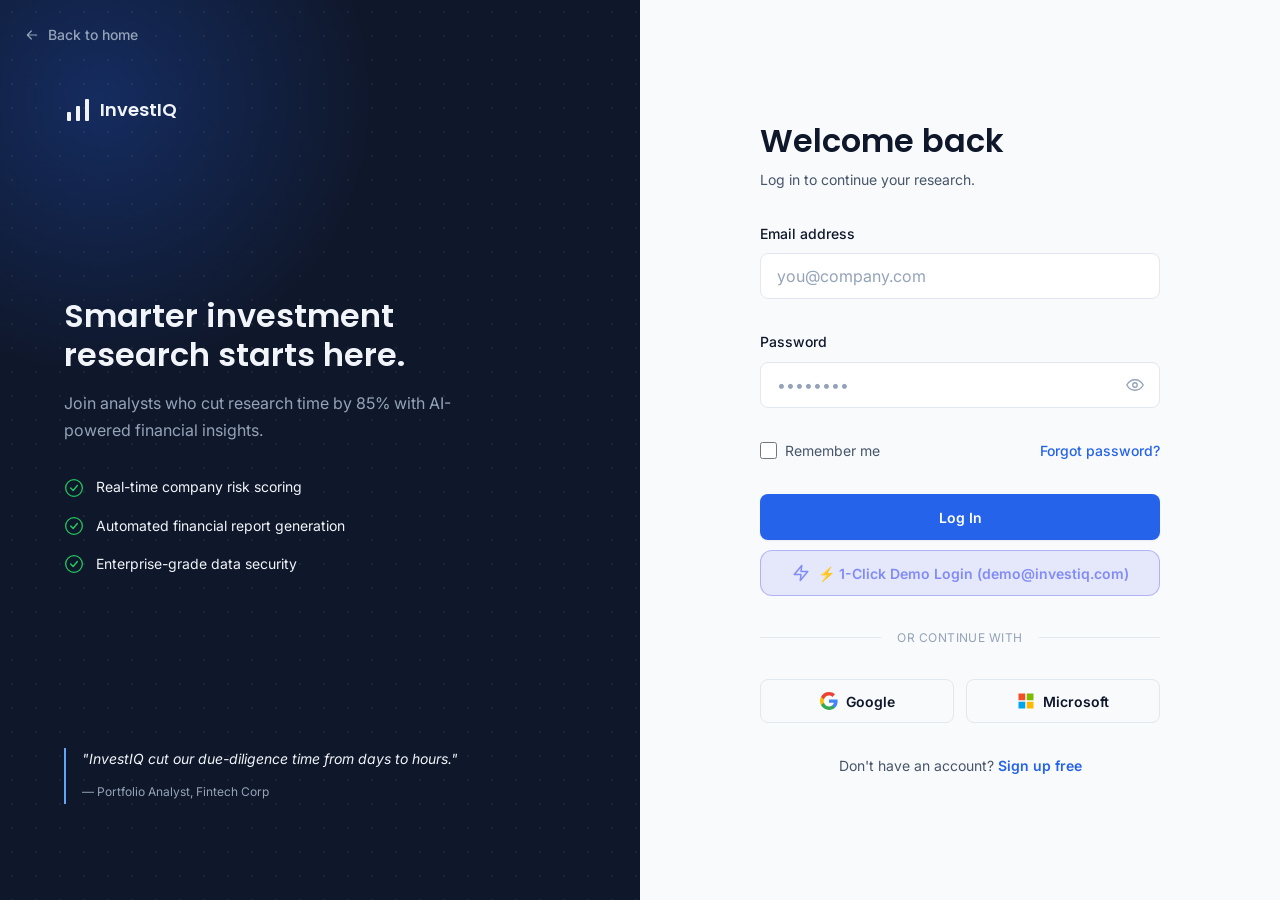
<file: ai-analysis.html>
<!DOCTYPE html>
<html lang="en">
<head>
  <meta charset="UTF-8" />
  <meta name="viewport" content="width=device-width, initial-scale=1.0" />
  <title>AI Analysis — InvestIQ</title>
  <meta name="description" content="AI-generated investment analysis, recommendation, SWOT, and multi-year predictions for a company." />

  <link rel="preconnect" href="https://fonts.googleapis.com">
  <link rel="preconnect" href="https://fonts.gstatic.com" crossorigin>
  <link href="https://fonts.googleapis.com/css2?family=Inter:wght@400;500;600;700&family=Poppins:wght@500;600;700&display=swap" rel="stylesheet">

  <link rel="stylesheet" href="css/variables.css" />
  <link rel="stylesheet" href="css/base.css" />
  <link rel="stylesheet" href="css/dashboard.css" />
  <link rel="stylesheet" href="css/company-research.css" />
  <link rel="stylesheet" href="css/ai-analysis.css?v=verified-snapshot-v2" />
</head>
<body>

  <div class="sidebar-backdrop" id="sidebarBackdrop"></div>

  <div class="dashboard-shell">

    <!-- ==========================================================
         SIDEBAR (same structure as dashboard.html, AI Analysis active)
         ========================================================== -->
    <aside class="sidebar" id="sidebar">
      <a href="index.html" class="sidebar__logo">
        <svg width="26" height="26" viewBox="0 0 28 28" fill="none" xmlns="http://www.w3.org/2000/svg" aria-hidden="true">
          <rect x="3" y="16" width="4" height="9" rx="1" fill="currentColor"/>
          <rect x="12" y="10" width="4" height="15" rx="1" fill="currentColor"/>
          <rect x="21" y="3" width="4" height="22" rx="1" fill="currentColor"/>
        </svg>
        <span class="sidebar__logo-text">InvestIQ</span>
      </a>

      <nav class="sidebar__group">
        <span class="sidebar__group-title">Workspace</span>
        <a href="dashboard.html" class="sidebar__link">
          <svg viewBox="0 0 24 24" fill="none" aria-hidden="true"><rect x="3" y="3" width="7" height="9" rx="1.5" stroke="currentColor" stroke-width="1.8"/><rect x="14" y="3" width="7" height="5" rx="1.5" stroke="currentColor" stroke-width="1.8"/><rect x="14" y="12" width="7" height="9" rx="1.5" stroke="currentColor" stroke-width="1.8"/><rect x="3" y="16" width="7" height="5" rx="1.5" stroke="currentColor" stroke-width="1.8"/></svg>
          <span>Dashboard</span>
        </a>
        <a href="company-research.html" class="sidebar__link">
          <svg viewBox="0 0 24 24" fill="none" aria-hidden="true"><circle cx="11" cy="11" r="7" stroke="currentColor" stroke-width="1.8"/><path d="m20 20-3.5-3.5" stroke="currentColor" stroke-width="1.8" stroke-linecap="round"/></svg>
          <span>Company Research</span>
        </a>
        <a href="ai-analysis.html" class="sidebar__link is-active" aria-current="page">
          <svg viewBox="0 0 24 24" fill="none" aria-hidden="true"><path d="M12 2 4 5v6c0 5.2 3.4 9 8 11 4.6-2 8-5.8 8-11V5l-8-3Z" stroke="currentColor" stroke-width="1.8" stroke-linejoin="round"/><path d="m9 12 2 2 4-4" stroke="currentColor" stroke-width="1.8" stroke-linecap="round" stroke-linejoin="round"/></svg>
          <span>AI Analysis</span>
        </a>
        <a href="investment-report.html" class="sidebar__link">
          <svg viewBox="0 0 24 24" fill="none" aria-hidden="true"><path d="M7 3h7l5 5v13H7V3Z" stroke="currentColor" stroke-width="1.8" stroke-linejoin="round"/><path d="M14 3v5h5M9 13h6M9 17h6" stroke="currentColor" stroke-width="1.8" stroke-linecap="round"/></svg>
          <span>Reports</span>
        </a>
        <a href="saved-reports.html" class="sidebar__link">
          <svg viewBox="0 0 24 24" fill="none" aria-hidden="true"><path d="M6 3h12v18l-6-4-6 4V3Z" stroke="currentColor" stroke-width="1.8" stroke-linejoin="round"/></svg>
          <span>Saved Reports</span>
        </a>
      </nav>

      <div class="sidebar__spacer"></div>

      <nav class="sidebar__group sidebar__footer">
        <span class="sidebar__group-title">Account</span>
        <a href="profile.html" class="sidebar__link">
          <svg viewBox="0 0 24 24" fill="none" aria-hidden="true"><circle cx="12" cy="8" r="4" stroke="currentColor" stroke-width="1.8"/><path d="M4 20c1.6-3.8 5-6 8-6s6.4 2.2 8 6" stroke="currentColor" stroke-width="1.8" stroke-linecap="round"/></svg>
          <span>Profile</span>
        </a>
        <a href="settings.html" class="sidebar__link">
          <svg viewBox="0 0 24 24" fill="none" aria-hidden="true"><circle cx="12" cy="12" r="3" stroke="currentColor" stroke-width="1.8"/><path d="M19 12a7 7 0 0 0-.1-1.2l2-1.6-2-3.4-2.4.9a7 7 0 0 0-2-1.2L14 3h-4l-.5 2.5a7 7 0 0 0-2 1.2l-2.4-.9-2 3.4 2 1.6a7 7 0 0 0 0 2.4l-2 1.6 2 3.4 2.4-.9a7 7 0 0 0 2 1.2L10 21h4l.5-2.5a7 7 0 0 0 2-1.2l2.4.9 2-3.4-2-1.6c.07-.4.1-.8.1-1.2Z" stroke="currentColor" stroke-width="1.5" stroke-linejoin="round"/></svg>
          <span>Settings</span>
        </a>
        <a href="help.html" class="sidebar__link">
          <svg viewBox="0 0 24 24" fill="none" aria-hidden="true"><circle cx="12" cy="12" r="10" stroke="currentColor" stroke-width="1.8"/><path d="M9.5 9a2.5 2.5 0 0 1 4.9.8c0 1.7-2.4 1.7-2.4 3.5" stroke="currentColor" stroke-width="1.8" stroke-linecap="round"/><circle cx="12" cy="16.5" r="0.9" fill="currentColor"/></svg>
          <span>Help</span>
        </a>
        <a href="index.html" class="sidebar__link sidebar__link--logout">
          <svg viewBox="0 0 24 24" fill="none" aria-hidden="true"><path d="M9 21H5a2 2 0 0 1-2-2V5a2 2 0 0 1 2-2h4" stroke="currentColor" stroke-width="1.8" stroke-linecap="round" stroke-linejoin="round"/><path d="M16 17l5-5-5-5M21 12H9" stroke="currentColor" stroke-width="1.8" stroke-linecap="round" stroke-linejoin="round"/></svg>
          <span>Logout</span>
        </a>
      </nav>
    </aside>

    <!-- ==========================================================
         CONTENT COLUMN
         ========================================================== -->
    <div class="dashboard-content">

      <!-- TOPBAR (same structure as dashboard.html) -->
      <header class="topbar">
        <button class="topbar__toggle" id="sidebarToggle" aria-label="Toggle sidebar" aria-expanded="false">
          <svg viewBox="0 0 24 24" fill="none" aria-hidden="true" width="20" height="20"><path d="M4 6h16M4 12h16M4 18h16" stroke="currentColor" stroke-width="1.8" stroke-linecap="round"/></svg>
        </button>

        <div class="topbar__search">
          <svg viewBox="0 0 24 24" fill="none" aria-hidden="true"><circle cx="11" cy="11" r="7" stroke="currentColor" stroke-width="1.8"/><path d="m20 20-3.5-3.5" stroke="currentColor" stroke-width="1.8" stroke-linecap="round"/></svg>
          <input type="search" placeholder="Search companies, reports, tickers..." aria-label="Search" />
        </div>

        <div class="topbar__spacer"></div>

        <span class="topbar__date" id="topbarDate"></span>

        <div class="topbar__actions">
          <div class="dropdown" data-dropdown>
            <button class="topbar__icon-btn" data-dropdown-trigger aria-label="Notifications" aria-expanded="false" aria-haspopup="true">
              <svg viewBox="0 0 24 24" fill="none" aria-hidden="true"><path d="M6 8a6 6 0 1 1 12 0c0 4 1.5 5.5 2 6H4c.5-.5 2-2 2-6Z" stroke="currentColor" stroke-width="1.7" stroke-linejoin="round"/><path d="M10 20a2 2 0 0 0 4 0" stroke="currentColor" stroke-width="1.7" stroke-linecap="round"/></svg>
              <span class="topbar__badge" aria-hidden="true"></span>
            </button>
            <div class="dropdown__panel" role="menu">
              <div class="dropdown__header">
                Notifications
                <a href="#">Mark all read</a>
              </div>
              <div class="notification-item">
                <span class="notification-item__dot"></span>
                <div>
                  <div class="notification-item__title">AI analysis complete for NVIDIA Corp.</div>
                  <div class="notification-item__time">12 minutes ago</div>
                </div>
              </div>
              <div class="notification-item">
                <span class="notification-item__dot"></span>
                <div>
                  <div class="notification-item__title">Your Tesla Inc. report is ready to view.</div>
                  <div class="notification-item__time">1 hour ago</div>
                </div>
              </div>
              <div class="notification-item">
                <span class="notification-item__dot"></span>
                <div>
                  <div class="notification-item__title">Weekly market summary is available.</div>
                  <div class="notification-item__time">Yesterday</div>
                </div>
              </div>
            </div>
          </div>

          <div class="dropdown" data-dropdown>
            <button class="user-trigger" data-dropdown-trigger aria-label="Account menu" aria-expanded="false" aria-haspopup="true">
              <span class="user-avatar">AS</span>
              <span class="user-trigger__name">Aditi Sharma</span>
              <svg viewBox="0 0 24 24" fill="none" aria-hidden="true"><path d="m6 9 6 6 6-6" stroke="currentColor" stroke-width="1.8" stroke-linecap="round" stroke-linejoin="round"/></svg>
            </button>
            <div class="dropdown__panel user-menu" role="menu">
              <div class="user-menu__identity">
                <span class="user-avatar">AS</span>
                <div>
                  <div class="user-menu__identity-name">Aditi Sharma</div>
                  <div class="user-menu__identity-email">aditi.sharma@investiq.com</div>
                </div>
              </div>
              <a href="#" class="dropdown-link">
                <svg viewBox="0 0 24 24" fill="none" aria-hidden="true"><circle cx="12" cy="8" r="4" stroke="currentColor" stroke-width="1.8"/><path d="M4 20c1.6-3.8 5-6 8-6s6.4 2.2 8 6" stroke="currentColor" stroke-width="1.8" stroke-linecap="round"/></svg>
                Profile
              </a>
              <a href="#" class="dropdown-link">
                <svg viewBox="0 0 24 24" fill="none" aria-hidden="true"><circle cx="12" cy="12" r="3" stroke="currentColor" stroke-width="1.8"/><path d="M19 12a7 7 0 0 0-.1-1.2l2-1.6-2-3.4-2.4.9a7 7 0 0 0-2-1.2L14 3h-4l-.5 2.5a7 7 0 0 0-2 1.2l-2.4-.9-2 3.4 2 1.6a7 7 0 0 0 0 2.4l-2 1.6 2 3.4 2.4-.9a7 7 0 0 0 2 1.2L10 21h4l.5-2.5a7 7 0 0 0 2-1.2l2.4.9 2-3.4-2-1.6c.07-.4.1-.8.1-1.2Z" stroke="currentColor" stroke-width="1.5" stroke-linejoin="round"/></svg>
                Settings
              </a>
              <div class="dropdown-divider"></div>
              <a href="index.html" class="dropdown-link dropdown-link--danger">
                <svg viewBox="0 0 24 24" fill="none" aria-hidden="true"><path d="M9 21H5a2 2 0 0 1-2-2V5a2 2 0 0 1 2-2h4" stroke="currentColor" stroke-width="1.8" stroke-linecap="round" stroke-linejoin="round"/><path d="M16 17l5-5-5-5M21 12H9" stroke="currentColor" stroke-width="1.8" stroke-linecap="round" stroke-linejoin="round"/></svg>
                Logout
              </a>
            </div>
          </div>
        </div>
      </header>

      <!-- BODY -->
      <div class="dashboard-body dashboard-body--single">
        <main class="dashboard-main">

          <!-- ==========================================================
               HEADER — real research identity + status
               ========================================================== -->
          <section class="panel ai-header" aria-label="Analysis header" data-skeleton id="aiHeaderPanel">
            <div class="ai-header__identity">
              <div class="company-overview__logo" id="aiCompanyLogo">--</div>
              <div>
                <h1 class="ai-header__name" id="aiCompanyName">Select a company to analyze</h1>
                <span class="company-overview__ticker" id="aiCompanyTicker"></span>
              </div>
            </div>

            <div class="ai-header__meta">
              <div class="ai-header__meta-item">
                <span class="company-overview__label">Analysis Status</span>
                <span class="badge" id="aiStatusBadge">Not started</span>
              </div>
              <div class="ai-header__meta-item">
                <span class="company-overview__label">AI Score</span>
                <span class="ai-header__confidence" id="aiHeaderScore">--</span>
              </div>
              <button type="button" class="btn btn-primary" id="runAnalysisBtn">
                <svg viewBox="0 0 24 24" fill="none" aria-hidden="true" width="18" height="18"><path d="M12 2 4 5v6c0 5.2 3.4 9 8 11 4.6-2 8-5.8 8-11V5l-8-3Z" stroke="currentColor" stroke-width="1.8" stroke-linejoin="round"/></svg>
                <span class="btn-label">Run AI Analysis</span>
              </button>
            </div>
          </section>

          <!-- Legacy Warning Banner -->
          <div class="panel alert-warning-card" id="aiLegacyWarning" style="display:none; margin-bottom: 1.5rem; background: rgba(245, 158, 11, 0.08); border: 1px solid rgba(245, 158, 11, 0.35); border-radius: 8px; padding: 14px 18px; color: #fbbf24;">
            <div style="display: flex; align-items: center; justify-content: space-between; flex-wrap: wrap; gap: 10px;">
              <div style="display: flex; align-items: center; gap: 10px;">
                <svg width="20" height="20" viewBox="0 0 24 24" fill="none" stroke="currentColor" stroke-width="2"><path d="m21.73 18-8-14a2 2 0 0 0-3.48 0l-8 14A2 2 0 0 0 4 21h16a2 2 0 0 0 1.73-3Z"/><line x1="12" y1="9" x2="12" y2="13"/><line x1="12" y1="17" x2="12.01" y2="17"/></svg>
                <span><strong>Notice:</strong> This analysis was generated without the current verified-data snapshot and may contain unsupported statements.</span>
              </div>
              <button type="button" class="btn btn-secondary btn-sm" id="regenerateAnalysisBtn" style="background: rgba(245, 158, 11, 0.2); border: 1px solid rgba(245, 158, 11, 0.5); color: #fef3c7;">
                ⚡ Regenerate with Verified Data
              </button>
            </div>
          </div>

          <!-- Empty state shown when no ?research_id= is present -->
          <section class="panel" id="aiNoResearchNotice" hidden>
            <p>No research selected. Start from <a href="company-research.html">Company Research</a> to select an active company, or pick from your <a href="dashboard.html">Dashboard</a>.</p>
          </section>

          <!-- Error / provider-unavailable state -->
          <section class="panel" id="aiErrorNotice" role="alert" hidden></section>

          <!-- ==========================================================
               CARD 1: VERIFIED NSE MARKET DATA
               ========================================================== -->
          <section class="panel" aria-label="Verified market data" id="aiMarketSection" hidden>
            <div class="panel__head panel__head--loose" style="display: flex; align-items: center; justify-content: space-between;">
              <div style="display: flex; align-items: center; gap: 10px;">
                <h2 class="panel__title">1. Verified Market Data</h2>
                <span class="badge badge--completed" id="aiMarketSourceBadge">NSE Bhavcopy</span>
              </div>
              <span class="field-hint" id="aiMarketDate"></span>
            </div>
            <div class="stat-cards financial-summary" id="aiFinancialCards"></div>
            <div style="margin-top: 1.25rem; padding-top: 1rem; border-top: 1px solid var(--color-border);">
              <h3 style="font-size: 0.95rem; font-weight: 600; color: var(--color-text); margin-bottom: 0.5rem;">AI Market Assessment</h3>
              <p id="aiMarketAssessmentText" style="color: var(--color-text-muted); line-height: 1.6;"></p>
            </div>
          </section>

          <!-- ==========================================================
               CARD 2: VERIFIED FINANCIAL STATEMENTS & RATIOS
               ========================================================== -->
          <section class="panel" aria-label="Verified financial statements" id="aiStatementsSection" hidden>
            <div class="panel__head panel__head--loose" style="display: flex; align-items: center; justify-content: space-between;">
              <div style="display: flex; align-items: center; gap: 10px;">
                <h2 class="panel__title">2. Verified Financial Statements</h2>
                <span class="badge" id="aiStatementsSourceBadge">Filings Audit</span>
              </div>
              <span class="field-hint" id="aiStatementsPeriod"></span>
            </div>
            <div id="aiStatementsContainer"></div>
            <div style="margin-top: 1.25rem; padding-top: 1rem; border-top: 1px solid var(--color-border);">
              <h3 style="font-size: 0.95rem; font-weight: 600; color: var(--color-text); margin-bottom: 0.5rem;">AI Fundamental Assessment</h3>
              <p id="aiFundamentalAssessmentText" style="color: var(--color-text-muted); line-height: 1.6;"></p>
            </div>
          </section>

          <!-- ==========================================================
               CARD 3: VERIFIED NEWS & ANNOUNCEMENTS
               ========================================================== -->
          <section class="panel" aria-label="Verified news" id="aiNewsSection" hidden>
            <div class="panel__head panel__head--loose" style="display: flex; align-items: center; justify-content: space-between;">
              <div style="display: flex; align-items: center; gap: 10px;">
                <h2 class="panel__title">3. Verified News &amp; Corporate Headlines</h2>
                <span class="badge badge--medium" id="aiNewsSourceBadge">Verified Feed</span>
              </div>
              <span class="field-hint" id="aiNewsCountBadge"></span>
            </div>
            <div id="aiNewsHeadlinesList" style="display: flex; flex-direction: column; gap: 10px; margin-bottom: 1.25rem;"></div>
            <div style="padding-top: 1rem; border-top: 1px solid var(--color-border);">
              <h3 style="font-size: 0.95rem; font-weight: 600; color: var(--color-text); margin-bottom: 0.5rem;">AI News Sentiment Synthesis</h3>
              <p id="aiNewsSentimentText" style="color: var(--color-text-muted); line-height: 1.6;"></p>
            </div>
          </section>

          <!-- ==========================================================
               CARD 4: OVERALL AI ASSESSMENT & DECISION SUMMARY
               ========================================================== -->
          <section class="panel ai-score" aria-label="Overall AI score" id="aiScoreSection" hidden>
            <div class="ai-score__main">
              <div class="ai-score__circle">
                <svg viewBox="0 0 120 120" aria-hidden="true">
                  <circle cx="60" cy="60" r="50" fill="none" stroke="var(--color-border)" stroke-width="10"/>
                  <circle class="gauge-arc" id="aiScoreArc" style="--gauge-offset:100;" cx="60" cy="60" r="50" stroke="var(--color-primary)" pathLength="314" stroke-dasharray="314" transform="rotate(-90 60 60)"/>
                </svg>
                <div class="ai-score__circle-label">
                  <span class="ai-score__number" id="aiScoreNumber">--</span>
                  <span class="ai-score__out-of">/ 100</span>
                </div>
              </div>
              <div>
                <h2 class="panel__title">4. AI Investment Decision Summary</h2>
                <p class="ai-score__summary" id="aiSummaryText"></p>
                <div style="margin-top: 10px; display: flex; gap: 8px; flex-wrap: wrap;">
                  <span class="badge" id="aiRecommendationBadge">--</span>
                  <span class="badge" id="aiConfidenceBadge">Confidence: --</span>
                  <span class="badge badge--ghost" id="aiActionBadge">Action: --</span>
                </div>
              </div>
            </div>
            <p class="field-hint" style="margin-top: 12px;">Grounded exclusively in verified exchange price history and verified media headlines.</p>
          </section>

          <!-- Missing Information Alert (if any) -->
          <section class="panel" id="aiMissingInfoSection" style="background: rgba(30, 41, 59, 0.5); border-left: 4px solid var(--color-warning);" hidden>
            <h3 style="font-size: 0.95rem; font-weight: 600; color: #fbbf24; margin-bottom: 0.5rem;">Coverage Gaps &amp; Missing Sections</h3>
            <ul id="aiMissingInfoList" style="margin: 0; padding-left: 1.25rem; color: var(--color-text-muted); font-size: 0.875rem;"></ul>
          </section>

          <!-- RISKS & OPPORTUNITIES -->
          <section class="panel swot" aria-label="Risks and opportunities" id="aiRisksSection" hidden>
            <div class="panel__head">
              <h2 class="panel__title">Verified Risks &amp; Catalysts</h2>
            </div>
            <div class="swot-grid">
              <div class="swot-quadrant swot-quadrant--weakness">
                <h3 class="swot-quadrant__title">Key Risks</h3>
                <p id="aiKeyRisks"></p>
                <ul id="aiKeyRisksList" style="margin-top: 8px; padding-left: 1.2rem; font-size: 0.85rem; color: var(--color-text-muted);"></ul>
              </div>
              <div class="swot-quadrant swot-quadrant--opportunity">
                <h3 class="swot-quadrant__title">Key Opportunities</h3>
                <p id="aiKeyOpportunities"></p>
                <ul id="aiPositiveSignalsList" style="margin-top: 8px; padding-left: 1.2rem; font-size: 0.85rem; color: var(--color-text-muted);"></ul>
              </div>
            </div>
          </section>

          <!-- Forward-Looking Outlook -->
          <section class="panel" id="aiOutlookSection" hidden>
            <div class="panel__head">
              <h2 class="panel__title">Synthesized Research Outlook</h2>
            </div>
            <p id="aiOutlookText" style="line-height: 1.6; color: var(--color-text);"></p>
          </section>

          <!-- ==========================================================
               ACTION BUTTONS
               ========================================================== -->
          <section class="research-actions" aria-label="Analysis actions" id="aiActionsSection" hidden>
            <button type="button" class="btn btn-primary" id="goToReportBtn">
              <svg viewBox="0 0 24 24" fill="none" aria-hidden="true" width="18" height="18"><path d="M12 2 4 5v6c0 5.2 3.4 9 8 11 4.6-2 8-5.8 8-11V5l-8-3Z" stroke="currentColor" stroke-width="1.8" stroke-linejoin="round"/></svg>
              <span class="btn-label">Generate Full Report</span>
            </button>
            <button type="button" class="btn btn-ghost" id="exportAnalysisBtn">
              <svg viewBox="0 0 24 24" fill="none" aria-hidden="true" width="18" height="18"><path d="M7 3h7l5 5v13H7V3Z" stroke="currentColor" stroke-width="1.8" stroke-linejoin="round"/><path d="M14 3v5h5" stroke="currentColor" stroke-width="1.8" stroke-linecap="round"/></svg>
              <span class="btn-label">Export</span>
            </button>
          <!-- Build Metadata Footer -->
          <footer class="ai-build-footer" style="margin-top: 2.5rem; padding: 1rem 0; border-top: 1px solid var(--color-border); display: flex; justify-content: space-between; align-items: center; font-size: 0.75rem; color: var(--color-text-muted);">
            <span>InvestIQ Verified Intelligence Engine</span>
            <span class="badge badge--ghost" id="buildMarkerBadge" style="font-family: monospace; font-size: 0.7rem; padding: 2px 8px; border: 1px solid var(--color-border);">BUILD: VERIFIED_SNAPSHOT_V2</span>
          </footer>

        </main>
      </div>
    </div>
  </div>

  <script src="js/config.js" defer></script>
  <script src="js/dashboard.js" defer></script>
  <script src="js/ai-analysis.js?v=verified-snapshot-v2" defer></script>
</body>
</html>
</file>
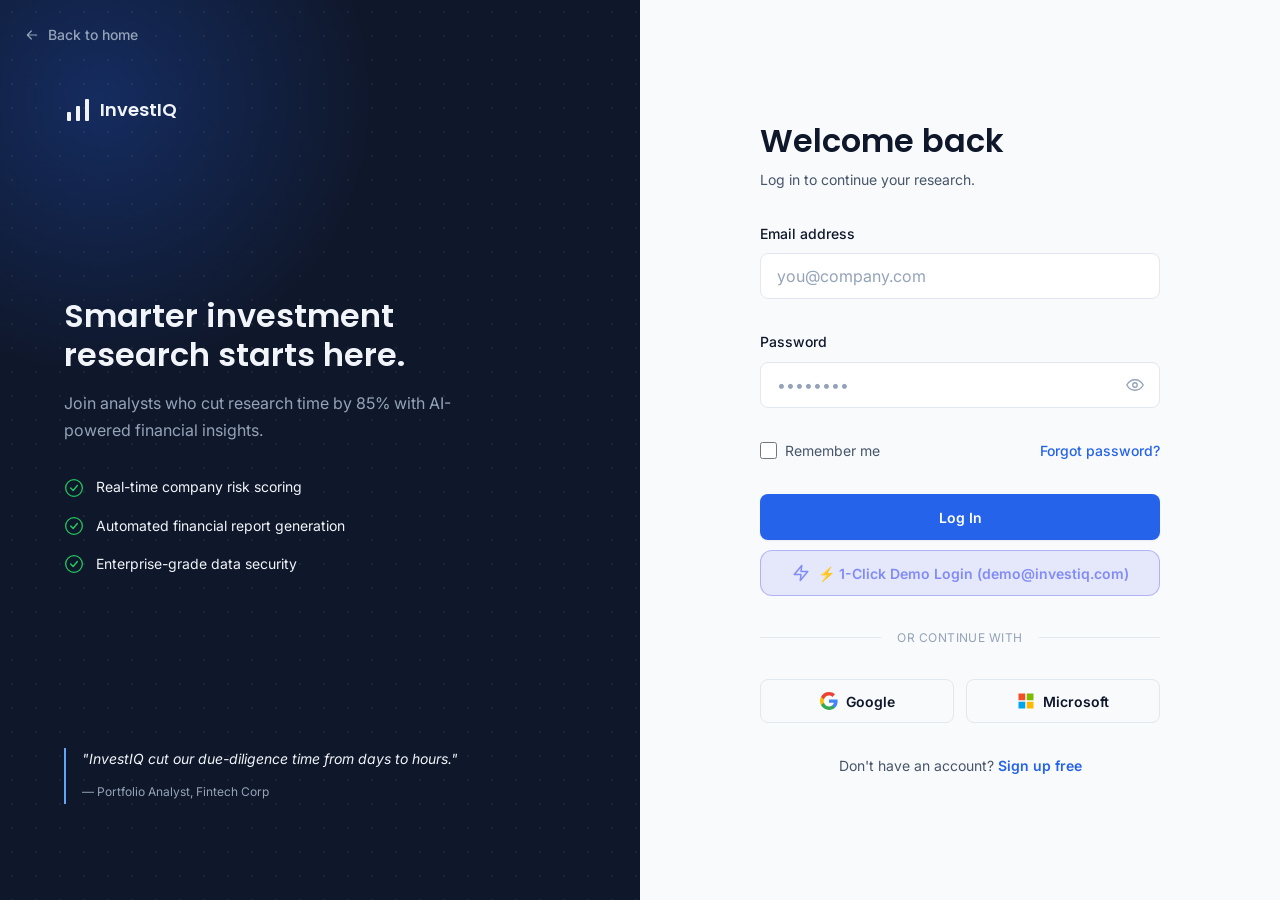
<file: company-research.html>
<!DOCTYPE html>
<html lang="en">
<head>
  <meta charset="UTF-8" />
  <meta name="viewport" content="width=device-width, initial-scale=1.0" />
  <title>Company Research — InvestIQ</title>
  <meta name="description" content="Research any public company with AI-powered financial analysis, risk scoring, and market insights." />

  <link rel="preconnect" href="https://fonts.googleapis.com">
  <link rel="preconnect" href="https://fonts.gstatic.com" crossorigin>
  <link href="https://fonts.googleapis.com/css2?family=Inter:wght@400;500;600;700&family=Poppins:wght@500;600;700&display=swap" rel="stylesheet">

  <link rel="stylesheet" href="css/variables.css" />
  <link rel="stylesheet" href="css/base.css" />
  <link rel="stylesheet" href="css/dashboard.css" />
  <link rel="stylesheet" href="css/company-research.css" />
</head>
<body>

  <div class="sidebar-backdrop" id="sidebarBackdrop"></div>

  <div class="dashboard-shell">

    <!-- ==========================================================
         SIDEBAR (same structure as dashboard.html, Company Research active)
         ========================================================== -->
    <aside class="sidebar" id="sidebar">
      <a href="index.html" class="sidebar__logo">
        <svg width="26" height="26" viewBox="0 0 28 28" fill="none" xmlns="http://www.w3.org/2000/svg" aria-hidden="true">
          <rect x="3" y="16" width="4" height="9" rx="1" fill="currentColor"/>
          <rect x="12" y="10" width="4" height="15" rx="1" fill="currentColor"/>
          <rect x="21" y="3" width="4" height="22" rx="1" fill="currentColor"/>
        </svg>
        <span class="sidebar__logo-text">InvestIQ</span>
      </a>

      <nav class="sidebar__group">
        <span class="sidebar__group-title">Workspace</span>
        <a href="dashboard.html" class="sidebar__link">
          <svg viewBox="0 0 24 24" fill="none" aria-hidden="true"><rect x="3" y="3" width="7" height="9" rx="1.5" stroke="currentColor" stroke-width="1.8"/><rect x="14" y="3" width="7" height="5" rx="1.5" stroke="currentColor" stroke-width="1.8"/><rect x="14" y="12" width="7" height="9" rx="1.5" stroke="currentColor" stroke-width="1.8"/><rect x="3" y="16" width="7" height="5" rx="1.5" stroke="currentColor" stroke-width="1.8"/></svg>
          <span>Dashboard</span>
        </a>
        <a href="company-research.html" class="sidebar__link is-active" aria-current="page">
          <svg viewBox="0 0 24 24" fill="none" aria-hidden="true"><circle cx="11" cy="11" r="7" stroke="currentColor" stroke-width="1.8"/><path d="m20 20-3.5-3.5" stroke="currentColor" stroke-width="1.8" stroke-linecap="round"/></svg>
          <span>Company Research</span>
        </a>
        <a href="ai-analysis.html" class="sidebar__link">
          <svg viewBox="0 0 24 24" fill="none" aria-hidden="true"><path d="M12 2 4 5v6c0 5.2 3.4 9 8 11 4.6-2 8-5.8 8-11V5l-8-3Z" stroke="currentColor" stroke-width="1.8" stroke-linejoin="round"/><path d="m9 12 2 2 4-4" stroke="currentColor" stroke-width="1.8" stroke-linecap="round" stroke-linejoin="round"/></svg>
          <span>AI Analysis</span>
        </a>
        <a href="investment-report.html" class="sidebar__link">
          <svg viewBox="0 0 24 24" fill="none" aria-hidden="true"><path d="M7 3h7l5 5v13H7V3Z" stroke="currentColor" stroke-width="1.8" stroke-linejoin="round"/><path d="M14 3v5h5M9 13h6M9 17h6" stroke="currentColor" stroke-width="1.8" stroke-linecap="round"/></svg>
          <span>Reports</span>
        </a>
        <a href="saved-reports.html" class="sidebar__link">
          <svg viewBox="0 0 24 24" fill="none" aria-hidden="true"><path d="M6 3h12v18l-6-4-6 4V3Z" stroke="currentColor" stroke-width="1.8" stroke-linejoin="round"/></svg>
          <span>Saved Reports</span>
        </a>
      </nav>

      <div class="sidebar__spacer"></div>

      <nav class="sidebar__group sidebar__footer">
        <span class="sidebar__group-title">Account</span>
        <a href="profile.html" class="sidebar__link">
          <svg viewBox="0 0 24 24" fill="none" aria-hidden="true"><circle cx="12" cy="8" r="4" stroke="currentColor" stroke-width="1.8"/><path d="M4 20c1.6-3.8 5-6 8-6s6.4 2.2 8 6" stroke="currentColor" stroke-width="1.8" stroke-linecap="round"/></svg>
          <span>Profile</span>
        </a>
        <a href="settings.html" class="sidebar__link">
          <svg viewBox="0 0 24 24" fill="none" aria-hidden="true"><circle cx="12" cy="12" r="3" stroke="currentColor" stroke-width="1.8"/><path d="M19 12a7 7 0 0 0-.1-1.2l2-1.6-2-3.4-2.4.9a7 7 0 0 0-2-1.2L14 3h-4l-.5 2.5a7 7 0 0 0-2 1.2l-2.4-.9-2 3.4 2 1.6a7 7 0 0 0 0 2.4l-2 1.6 2 3.4 2.4-.9a7 7 0 0 0 2 1.2L10 21h4l.5-2.5a7 7 0 0 0 2-1.2l2.4.9 2-3.4-2-1.6c.07-.4.1-.8.1-1.2Z" stroke="currentColor" stroke-width="1.5" stroke-linejoin="round"/></svg>
          <span>Settings</span>
        </a>
        <a href="help.html" class="sidebar__link">
          <svg viewBox="0 0 24 24" fill="none" aria-hidden="true"><circle cx="12" cy="12" r="10" stroke="currentColor" stroke-width="1.8"/><path d="M9.5 9a2.5 2.5 0 0 1 4.9.8c0 1.7-2.4 1.7-2.4 3.5" stroke="currentColor" stroke-width="1.8" stroke-linecap="round"/><circle cx="12" cy="16.5" r="0.9" fill="currentColor"/></svg>
          <span>Help</span>
        </a>
        <a href="index.html" class="sidebar__link sidebar__link--logout">
          <svg viewBox="0 0 24 24" fill="none" aria-hidden="true"><path d="M9 21H5a2 2 0 0 1-2-2V5a2 2 0 0 1 2-2h4" stroke="currentColor" stroke-width="1.8" stroke-linecap="round" stroke-linejoin="round"/><path d="M16 17l5-5-5-5M21 12H9" stroke="currentColor" stroke-width="1.8" stroke-linecap="round" stroke-linejoin="round"/></svg>
          <span>Logout</span>
        </a>
      </nav>
    </aside>

    <!-- ==========================================================
         CONTENT COLUMN
         ========================================================== -->
    <div class="dashboard-content">

      <!-- TOPBAR (same structure as dashboard.html) -->
      <header class="topbar">
        <button class="topbar__toggle" id="sidebarToggle" aria-label="Toggle sidebar" aria-expanded="false">
          <svg viewBox="0 0 24 24" fill="none" aria-hidden="true" width="20" height="20"><path d="M4 6h16M4 12h16M4 18h16" stroke="currentColor" stroke-width="1.8" stroke-linecap="round"/></svg>
        </button>

        <div class="topbar__search">
          <svg viewBox="0 0 24 24" fill="none" aria-hidden="true"><circle cx="11" cy="11" r="7" stroke="currentColor" stroke-width="1.8"/><path d="m20 20-3.5-3.5" stroke="currentColor" stroke-width="1.8" stroke-linecap="round"/></svg>
          <input type="search" placeholder="Search companies, reports, tickers..." aria-label="Search" />
        </div>

        <div class="topbar__spacer"></div>

        <span class="topbar__date" id="topbarDate"></span>

        <div class="topbar__actions">
          <div class="dropdown" data-dropdown>
            <button class="topbar__icon-btn" data-dropdown-trigger aria-label="Notifications" aria-expanded="false" aria-haspopup="true">
              <svg viewBox="0 0 24 24" fill="none" aria-hidden="true"><path d="M6 8a6 6 0 1 1 12 0c0 4 1.5 5.5 2 6H4c.5-.5 2-2 2-6Z" stroke="currentColor" stroke-width="1.7" stroke-linejoin="round"/><path d="M10 20a2 2 0 0 0 4 0" stroke="currentColor" stroke-width="1.7" stroke-linecap="round"/></svg>
              <span class="topbar__badge" aria-hidden="true"></span>
            </button>
            <div class="dropdown__panel" role="menu">
              <div class="dropdown__header">
                Notifications
                <a href="#">Mark all read</a>
              </div>
              <div class="notification-item">
                <span class="notification-item__dot"></span>
                <div>
                  <div class="notification-item__title">Risk score updated for NVIDIA Corp.</div>
                  <div class="notification-item__time">12 minutes ago</div>
                </div>
              </div>
              <div class="notification-item">
                <span class="notification-item__dot"></span>
                <div>
                  <div class="notification-item__title">Your Tesla Inc. report is ready to view.</div>
                  <div class="notification-item__time">1 hour ago</div>
                </div>
              </div>
              <div class="notification-item">
                <span class="notification-item__dot"></span>
                <div>
                  <div class="notification-item__title">Weekly market summary is available.</div>
                  <div class="notification-item__time">Yesterday</div>
                </div>
              </div>
            </div>
          </div>

          <div class="dropdown" data-dropdown>
            <button class="user-trigger" data-dropdown-trigger aria-label="Account menu" aria-expanded="false" aria-haspopup="true">
              <span class="user-avatar">AS</span>
              <span class="user-trigger__name">Aditi Sharma</span>
              <svg viewBox="0 0 24 24" fill="none" aria-hidden="true"><path d="m6 9 6 6 6-6" stroke="currentColor" stroke-width="1.8" stroke-linecap="round" stroke-linejoin="round"/></svg>
            </button>
            <div class="dropdown__panel user-menu" role="menu">
              <div class="user-menu__identity">
                <span class="user-avatar">AS</span>
                <div>
                  <div class="user-menu__identity-name">Aditi Sharma</div>
                  <div class="user-menu__identity-email">aditi.sharma@investiq.com</div>
                </div>
              </div>
              <a href="#" class="dropdown-link">
                <svg viewBox="0 0 24 24" fill="none" aria-hidden="true"><circle cx="12" cy="8" r="4" stroke="currentColor" stroke-width="1.8"/><path d="M4 20c1.6-3.8 5-6 8-6s6.4 2.2 8 6" stroke="currentColor" stroke-width="1.8" stroke-linecap="round"/></svg>
                Profile
              </a>
              <a href="#" class="dropdown-link">
                <svg viewBox="0 0 24 24" fill="none" aria-hidden="true"><circle cx="12" cy="12" r="3" stroke="currentColor" stroke-width="1.8"/><path d="M19 12a7 7 0 0 0-.1-1.2l2-1.6-2-3.4-2.4.9a7 7 0 0 0-2-1.2L14 3h-4l-.5 2.5a7 7 0 0 0-2 1.2l-2.4-.9-2 3.4 2 1.6a7 7 0 0 0 0 2.4l-2 1.6 2 3.4 2.4-.9a7 7 0 0 0 2 1.2L10 21h4l.5-2.5a7 7 0 0 0 2-1.2l2.4.9 2-3.4-2-1.6c.07-.4.1-.8.1-1.2Z" stroke="currentColor" stroke-width="1.5" stroke-linejoin="round"/></svg>
                Settings
              </a>
              <div class="dropdown-divider"></div>
              <a href="index.html" class="dropdown-link dropdown-link--danger">
                <svg viewBox="0 0 24 24" fill="none" aria-hidden="true"><path d="M9 21H5a2 2 0 0 1-2-2V5a2 2 0 0 1 2-2h4" stroke="currentColor" stroke-width="1.8" stroke-linecap="round" stroke-linejoin="round"/><path d="M16 17l5-5-5-5M21 12H9" stroke="currentColor" stroke-width="1.8" stroke-linecap="round" stroke-linejoin="round"/></svg>
                Logout
              </a>
            </div>
          </div>
        </div>
      </header>

      <!-- BODY -->
      <div class="dashboard-body dashboard-body--single">
        <main class="dashboard-main">


          <!-- PAGE HEADER -->
          <section class="welcome">
            <div>
              <h1 class="welcome__title">Company Research</h1>
              <p class="welcome__subtitle">Search any public company to pull up real financials and news, then run AI analysis.</p>
            </div>
          </section>

          <!-- SEARCH BAR -->
          <section class="panel research-search" aria-label="Company search" style="position:relative;">
            <form class="research-search__form" id="companySearchForm" autocomplete="off">
              <div class="research-search__field" style="position:relative; flex:1;">
                <svg viewBox="0 0 24 24" fill="none" aria-hidden="true"><circle cx="11" cy="11" r="7" stroke="currentColor" stroke-width="1.8"/><path d="m20 20-3.5-3.5" stroke="currentColor" stroke-width="1.8" stroke-linecap="round"/></svg>
                <input
                  type="text"
                  id="companyNameInput"
                  placeholder="Search by company name, ticker or ISIN (e.g. Reliance, TCS, INE...)"
                  aria-label="Search company or ticker"
                  role="combobox"
                  aria-autocomplete="list"
                  aria-expanded="false"
                  aria-controls="companySearchResults"
                  aria-activedescendant=""
                  required
                />
                <div id="companySearchResults" class="ticker-autocomplete-dropdown" role="listbox" aria-label="Company suggestions" hidden></div>
              </div>
              <button type="submit" class="btn btn-primary research-search__submit" id="companySearchSubmitBtn">
                <span class="btn-label">Search</span>
              </button>
            </form>
            <p id="searchFormError" role="alert" style="color:var(--color-danger, #dc2626); margin-top:0.5rem;" hidden></p>
          </section>

          <!-- POPULAR COMPANIES -->
          <section aria-label="Popular companies">
            <div class="panel__head panel__head--loose">
              <h2 class="panel__title">Popular Companies</h2>
            </div>
            <div class="search-chips">
              <button class="search-chip" data-company="Reliance Industries Limited" data-ticker="RELIANCE"><span class="search-chip__logo">RI</span><span class="search-chip__name">Reliance</span></button>
              <button class="search-chip" data-company="Tata Consultancy Services Limited" data-ticker="TCS"><span class="search-chip__logo">TC</span><span class="search-chip__name">TCS</span></button>
              <button class="search-chip" data-company="Infosys Limited" data-ticker="INFY"><span class="search-chip__logo">IN</span><span class="search-chip__name">Infosys</span></button>
              <button class="search-chip" data-company="HDFC Bank Limited" data-ticker="HDFCBANK"><span class="search-chip__logo">HD</span><span class="search-chip__name">HDFC Bank</span></button>
              <button class="search-chip" data-company="Mahindra &amp; Mahindra Limited" data-ticker="M&amp;M"><span class="search-chip__logo">MM</span><span class="search-chip__name">M&amp;M</span></button>
              <button class="search-chip" data-company="ICICI Bank Limited" data-ticker="ICICIBANK"><span class="search-chip__logo">IC</span><span class="search-chip__name">ICICI Bank</span></button>
            </div>
          </section>

          <!-- Loading / error states -->
          <section class="panel" id="researchLoading" hidden><p>Loading...</p></section>
          <section class="panel" id="researchError" role="alert" hidden></section>

          <div id="researchResults" hidden>

            <!-- COMPANY OVERVIEW & LATEST MARKET DATA -->
            <section class="panel company-overview" aria-label="Company overview and market data">
              <div class="company-overview__top">
                <div class="company-overview__identity">
                  <div class="company-overview__logo" id="ovLogo">--</div>
                  <div>
                    <h2 class="company-overview__name" id="ovName"></h2>
                    <span class="company-overview__ticker" id="ovTicker"></span>
                    <div class="market-badges">
                      <span class="market-badge market-badge--eod" id="badgeEod">End-of-day data</span>
                      <span class="market-badge market-badge--unadjusted" id="badgeUnadjusted">Unadjusted prices</span>
                      <span class="market-badge" id="badgeSource">NSE CM-UDiFF</span>
                    </div>
                  </div>
                </div>
              </div>

              <!-- Big Price Summary -->
              <div class="price-highlight" id="priceHighlightSection">
                <span class="price-highlight__value" id="ovPrice">--</span>
                <span class="price-highlight__change" id="ovChange">--</span>
              </div>

              <div class="company-overview__grid">
                <div class="company-overview__item">
                  <span class="company-overview__label">Trading Date</span>
                  <span class="company-overview__value" id="ovTradingDay">--</span>
                </div>
                <div class="company-overview__item">
                  <span class="company-overview__label">Previous Close</span>
                  <span class="company-overview__value" id="ovPrevClose">--</span>
                </div>
                <div class="company-overview__item">
                  <span class="company-overview__label">Day Open</span>
                  <span class="company-overview__value" id="ovOpen">--</span>
                </div>
                <div class="company-overview__item">
                  <span class="company-overview__label">Day High</span>
                  <span class="company-overview__value" id="ovHigh">--</span>
                </div>
                <div class="company-overview__item">
                  <span class="company-overview__label">Day Low</span>
                  <span class="company-overview__value" id="ovLow">--</span>
                </div>
                <div class="company-overview__item">
                  <span class="company-overview__label">Volume</span>
                  <span class="company-overview__value" id="ovVolume">--</span>
                </div>
                <div class="company-overview__item">
                  <span class="company-overview__label">Turnover</span>
                  <span class="company-overview__value" id="ovTurnover">--</span>
                </div>
                <div class="company-overview__item">
                  <span class="company-overview__label">Exchange / Series</span>
                  <span class="company-overview__value" id="ovExchangeSeries">--</span>
                </div>
              </div>

              <div id="marketDataNotice" class="unadjusted-disclaimer" hidden>
                <svg width="16" height="16" viewBox="0 0 24 24" fill="none" stroke="currentColor" stroke-width="2" aria-hidden="true"><circle cx="12" cy="12" r="10"/><line x1="12" y1="8" x2="12" y2="12"/><line x1="12" y1="16" x2="12.01" y2="16"/></svg>
                <span id="marketDataNoticeText">All prices are official exchange closing prices without corporate action adjustments (splits, bonuses, dividends).</span>
              </div>
            </section>

            <!-- HISTORICAL PRICE CHART -->
            <section class="chart-card" aria-label="Historical price chart">
              <div class="chart-controls">
                <div>
                  <h3 class="panel__title" style="margin:0;">Price History</h3>
                  <p class="field-hint" style="margin:2px 0 0 0;" id="chartSubtitle">Official daily closing prices</p>
                </div>
                
                <div style="display:flex; flex-wrap:wrap; gap:8px; align-items:center;">
                  <!-- Price Mode Toggle -->
                  <div class="price-mode-buttons" role="group" aria-label="Price adjustment mode">
                    <button type="button" class="mode-btn is-active" data-mode="raw" aria-pressed="true">Raw</button>
                    <button type="button" class="mode-btn" data-mode="split_adjusted" aria-pressed="false">Split/Bonus Adjusted</button>
                  </div>

                  <!-- Range Controls -->
                  <div class="range-buttons" role="group" aria-label="Chart time range selection">
                    <button type="button" class="range-btn" data-range="1m" aria-pressed="false">1M</button>
                    <button type="button" class="range-btn" data-range="3m" aria-pressed="false">3M</button>
                    <button type="button" class="range-btn" data-range="6m" aria-pressed="false">6M</button>
                    <button type="button" class="range-btn is-active" data-range="1y" aria-pressed="true">1Y</button>
                    <button type="button" class="range-btn" data-range="3y" aria-pressed="false">3Y</button>
                    <button type="button" class="range-btn" data-range="5y" aria-pressed="false">5Y</button>
                    <button type="button" class="range-btn" data-range="max" aria-pressed="false">MAX</button>
                  </div>
                </div>
              </div>

              <!-- Loading & Chart States -->
              <div id="chartLoading" class="chart-status-message" hidden>
                <p>Loading historical price data...</p>
              </div>

              <div id="chartEmpty" class="chart-status-message" hidden>
                <svg width="32" height="32" viewBox="0 0 24 24" fill="none" stroke="currentColor" stroke-width="1.5" aria-hidden="true"><circle cx="12" cy="12" r="10"/><line x1="12" y1="8" x2="12" y2="12"/><line x1="12" y1="16" x2="12.01" y2="16"/></svg>
                <p id="chartEmptyMessage">No historical price records found for the requested range.</p>
              </div>

              <!-- Native SVG Chart -->
              <div class="svg-chart-container" id="chartContainer">
                <svg id="priceHistorySvg" class="svg-chart" viewBox="0 0 600 260" preserveAspectRatio="none" role="img" aria-label="Stock price history chart">
                  <defs>
                    <linearGradient id="chartGradient" x1="0" y1="0" x2="0" y2="1">
                      <stop offset="0%" stop-color="#2563eb" stop-opacity="0.3"/>
                      <stop offset="100%" stop-color="#2563eb" stop-opacity="0.0"/>
                    </linearGradient>
                  </defs>
                  <!-- Gridlines and Axes -->
                  <g id="svgGridlines"></g>
                  <g id="svgAxes"></g>
                  <!-- Price Path and Area -->
                  <path id="svgAreaPath" class="chart-area" d="" />
                  <path id="svgLinePath" class="chart-line" d="" />
                  <!-- Data points -->
                  <g id="svgPoints"></g>
                </svg>
              </div>

              <!-- Accessible Summary & Screen-reader Data Table -->
              <div id="chartAccessibleSummary" style="margin-top:12px; font-size:var(--fs-xs, 0.75rem); color:var(--color-text-secondary, #64748b);"></div>
              <details style="margin-top:8px;">
                <summary style="cursor:pointer; font-size:var(--fs-xs, 0.75rem); color:var(--color-primary, #2563eb);">View Historical Price Table</summary>
                <div style="max-height: 200px; overflow-y: auto; margin-top: 6px;">
                  <table class="sr-data-table" id="chartDataTable" aria-label="Historical price data table">
                    <thead>
                      <tr>
                        <th>Date</th>
                        <th>Open</th>
                        <th>High</th>
                        <th>Low</th>
                        <th>Close</th>
                        <th>Volume</th>
                      </tr>
                    </thead>
                    <tbody id="chartTableBody"></tbody>
                  </table>
                </div>
              </details>

              <div id="chartAdjustmentDisclaimer" class="unadjusted-disclaimer">
                <svg width="16" height="16" viewBox="0 0 24 24" fill="none" stroke="currentColor" stroke-width="2" aria-hidden="true"><path d="m21.73 18-8-14a2 2 0 0 0-3.48 0l-8 14A2 2 0 0 0 4 21h16a2 2 0 0 0 1.73-3Z"/><line x1="12" y1="9" x2="12" y2="13"/><line x1="12" y1="17" x2="12.01" y2="17"/></svg>
                <span id="chartDisclaimerText"><strong>Unadjusted Historical Data:</strong> Prices reflect unadjusted nominal exchange records and do not account for stock splits, dividends, or bonus issues. Total return calculations should not be derived directly from unadjusted prices.</span>
              </div>
            </section>


            <!-- ACTION BUTTONS -->
            <section class="research-actions" aria-label="Research actions">
              <a href="saved-reports.html" class="btn btn-ghost">
                <svg viewBox="0 0 24 24" fill="none" aria-hidden="true" width="18" height="18"><path d="M6 3h12v18l-6-4-6 4V3Z" stroke="currentColor" stroke-width="1.8" stroke-linejoin="round"/></svg>
                <span class="btn-label">View Saved Reports</span>
              </a>
            </section>

          </div>

        </main>
      </div>
    </div>
  </div>

  <script src="js/config.js" defer></script>
  <script src="js/dashboard.js" defer></script>
  <script src="js/autocomplete-state.js" defer></script>
  <script src="js/market-data-state.js" defer></script>
  <script src="js/company-research.js" defer></script>
</body>
</html>
</file>
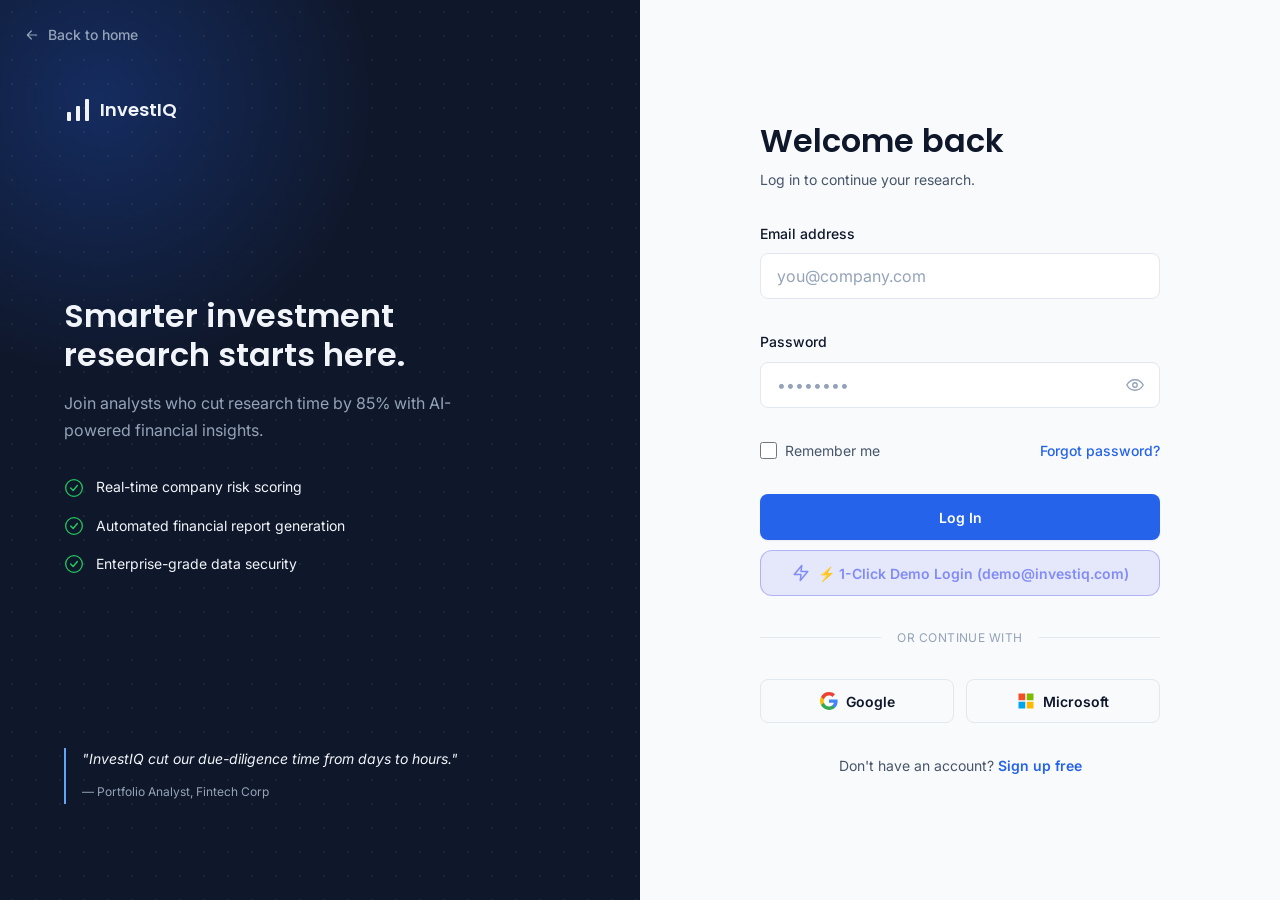
<file: dashboard.html>
<!doctype html>
<html lang="en">
  <head>
    <meta charset="UTF-8" />
    <meta name="viewport" content="width=device-width, initial-scale=1.0" />
    <title>Dashboard — InvestIQ</title>
    <meta
      name="description"
      content="Your AI-powered corporate investment research dashboard."
    />

    <link rel="preconnect" href="https://fonts.googleapis.com" />
    <link rel="preconnect" href="https://fonts.gstatic.com" crossorigin />
    <link
      href="https://fonts.googleapis.com/css2?family=Inter:wght@400;500;600;700&family=Poppins:wght@500;600;700&display=swap"
      rel="stylesheet"
    />

    <link rel="stylesheet" href="css/variables.css" />
    <link rel="stylesheet" href="css/base.css" />
    <link rel="stylesheet" href="css/dashboard.css" />
  </head>
  <body>
    <div class="sidebar-backdrop" id="sidebarBackdrop"></div>

    <div class="dashboard-shell">
      <!-- ==========================================================
         SIDEBAR
         ========================================================== -->
      <aside class="sidebar" id="sidebar">
        <a href="index.html" class="sidebar__logo">
          <svg
            width="26"
            height="26"
            viewBox="0 0 28 28"
            fill="none"
            xmlns="http://www.w3.org/2000/svg"
            aria-hidden="true"
          >
            <rect
              x="3"
              y="16"
              width="4"
              height="9"
              rx="1"
              fill="currentColor"
            />
            <rect
              x="12"
              y="10"
              width="4"
              height="15"
              rx="1"
              fill="currentColor"
            />
            <rect
              x="21"
              y="3"
              width="4"
              height="22"
              rx="1"
              fill="currentColor"
            />
          </svg>
          <span class="sidebar__logo-text">InvestIQ</span>
        </a>

        <nav class="sidebar__group">
          <span class="sidebar__group-title">Workspace</span>
          <a
            href="dashboard.html"
            class="sidebar__link is-active"
            aria-current="page"
          >
            <svg viewBox="0 0 24 24" fill="none" aria-hidden="true">
              <rect
                x="3"
                y="3"
                width="7"
                height="9"
                rx="1.5"
                stroke="currentColor"
                stroke-width="1.8"
              />
              <rect
                x="14"
                y="3"
                width="7"
                height="5"
                rx="1.5"
                stroke="currentColor"
                stroke-width="1.8"
              />
              <rect
                x="14"
                y="12"
                width="7"
                height="9"
                rx="1.5"
                stroke="currentColor"
                stroke-width="1.8"
              />
              <rect
                x="3"
                y="16"
                width="7"
                height="5"
                rx="1.5"
                stroke="currentColor"
                stroke-width="1.8"
              />
            </svg>
            <span>Dashboard</span>
          </a>
          <a href="company-research.html" class="sidebar__link">
            <svg viewBox="0 0 24 24" fill="none" aria-hidden="true">
              <circle
                cx="11"
                cy="11"
                r="7"
                stroke="currentColor"
                stroke-width="1.8"
              />
              <path
                d="m20 20-3.5-3.5"
                stroke="currentColor"
                stroke-width="1.8"
                stroke-linecap="round"
              />
            </svg>
            <span>Company Research</span>
          </a>
          <a href="ai-analysis.html" class="sidebar__link">
            <svg viewBox="0 0 24 24" fill="none" aria-hidden="true">
              <path
                d="M12 2 4 5v6c0 5.2 3.4 9 8 11 4.6-2 8-5.8 8-11V5l-8-3Z"
                stroke="currentColor"
                stroke-width="1.8"
                stroke-linejoin="round"
              />
              <path
                d="m9 12 2 2 4-4"
                stroke="currentColor"
                stroke-width="1.8"
                stroke-linecap="round"
                stroke-linejoin="round"
              />
            </svg>
            <span>AI Analysis</span>
          </a>
          <a href="investment-report.html" class="sidebar__link">
            <svg viewBox="0 0 24 24" fill="none" aria-hidden="true">
              <path
                d="M7 3h7l5 5v13H7V3Z"
                stroke="currentColor"
                stroke-width="1.8"
                stroke-linejoin="round"
              />
              <path
                d="M14 3v5h5M9 13h6M9 17h6"
                stroke="currentColor"
                stroke-width="1.8"
                stroke-linecap="round"
              />
            </svg>
            <span>Reports</span>
          </a>
          <a href="saved-reports.html" class="sidebar__link">
            <svg viewBox="0 0 24 24" fill="none" aria-hidden="true">
              <path
                d="M6 3h12v18l-6-4-6 4V3Z"
                stroke="currentColor"
                stroke-width="1.8"
                stroke-linejoin="round"
              />
            </svg>
            <span>Saved Reports</span>
          </a>
        </nav>

        <div class="sidebar__spacer"></div>

        <nav class="sidebar__group sidebar__footer">
          <span class="sidebar__group-title">Account</span>
          <a href="profile.html" class="sidebar__link">
            <svg viewBox="0 0 24 24" fill="none" aria-hidden="true">
              <circle
                cx="12"
                cy="8"
                r="4"
                stroke="currentColor"
                stroke-width="1.8"
              />
              <path
                d="M4 20c1.6-3.8 5-6 8-6s6.4 2.2 8 6"
                stroke="currentColor"
                stroke-width="1.8"
                stroke-linecap="round"
              />
            </svg>
            <span>Profile</span>
          </a>
          <a href="settings.html" class="sidebar__link">
            <svg viewBox="0 0 24 24" fill="none" aria-hidden="true">
              <circle
                cx="12"
                cy="12"
                r="3"
                stroke="currentColor"
                stroke-width="1.8"
              />
              <path
                d="M19 12a7 7 0 0 0-.1-1.2l2-1.6-2-3.4-2.4.9a7 7 0 0 0-2-1.2L14 3h-4l-.5 2.5a7 7 0 0 0-2 1.2l-2.4-.9-2 3.4 2 1.6a7 7 0 0 0 0 2.4l-2 1.6 2 3.4 2.4-.9a7 7 0 0 0 2 1.2L10 21h4l.5-2.5a7 7 0 0 0 2-1.2l2.4.9 2-3.4-2-1.6c.07-.4.1-.8.1-1.2Z"
                stroke="currentColor"
                stroke-width="1.5"
                stroke-linejoin="round"
              />
            </svg>
            <span>Settings</span>
          </a>
          <a href="help.html" class="sidebar__link">
            <svg viewBox="0 0 24 24" fill="none" aria-hidden="true">
              <circle
                cx="12"
                cy="12"
                r="10"
                stroke="currentColor"
                stroke-width="1.8"
              />
              <path
                d="M9.5 9a2.5 2.5 0 0 1 4.9.8c0 1.7-2.4 1.7-2.4 3.5"
                stroke="currentColor"
                stroke-width="1.8"
                stroke-linecap="round"
              />
              <circle cx="12" cy="16.5" r="0.9" fill="currentColor" />
            </svg>
            <span>Help</span>
          </a>
          <a href="index.html" class="sidebar__link sidebar__link--logout">
            <svg viewBox="0 0 24 24" fill="none" aria-hidden="true">
              <path
                d="M9 21H5a2 2 0 0 1-2-2V5a2 2 0 0 1 2-2h4"
                stroke="currentColor"
                stroke-width="1.8"
                stroke-linecap="round"
                stroke-linejoin="round"
              />
              <path
                d="M16 17l5-5-5-5M21 12H9"
                stroke="currentColor"
                stroke-width="1.8"
                stroke-linecap="round"
                stroke-linejoin="round"
              />
            </svg>
            <span>Logout</span>
          </a>
        </nav>
      </aside>

      <!-- ==========================================================
         CONTENT COLUMN
         ========================================================== -->
      <div class="dashboard-content">
        <!-- TOPBAR -->
        <header class="topbar">
          <button
            class="topbar__toggle"
            id="sidebarToggle"
            aria-label="Toggle sidebar"
            aria-expanded="false"
          >
            <svg
              viewBox="0 0 24 24"
              fill="none"
              aria-hidden="true"
              width="20"
              height="20"
            >
              <path
                d="M4 6h16M4 12h16M4 18h16"
                stroke="currentColor"
                stroke-width="1.8"
                stroke-linecap="round"
              />
            </svg>
          </button>

          <div class="topbar__search">
            <svg viewBox="0 0 24 24" fill="none" aria-hidden="true">
              <circle
                cx="11"
                cy="11"
                r="7"
                stroke="currentColor"
                stroke-width="1.8"
              />
              <path
                d="m20 20-3.5-3.5"
                stroke="currentColor"
                stroke-width="1.8"
                stroke-linecap="round"
              />
            </svg>
            <input
              type="search"
              placeholder="Search companies, reports, tickers..."
              aria-label="Search"
            />
          </div>

          <div class="topbar__spacer"></div>

          <span class="topbar__date" id="topbarDate"></span>

          <div class="topbar__actions">
            <div class="dropdown" data-dropdown>
              <button
                class="topbar__icon-btn"
                data-dropdown-trigger
                aria-label="Notifications"
                aria-expanded="false"
                aria-haspopup="true"
              >
                <svg viewBox="0 0 24 24" fill="none" aria-hidden="true">
                  <path
                    d="M6 8a6 6 0 1 1 12 0c0 4 1.5 5.5 2 6H4c.5-.5 2-2 2-6Z"
                    stroke="currentColor"
                    stroke-width="1.7"
                    stroke-linejoin="round"
                  />
                  <path
                    d="M10 20a2 2 0 0 0 4 0"
                    stroke="currentColor"
                    stroke-width="1.7"
                    stroke-linecap="round"
                  />
                </svg>
                <span class="topbar__badge" aria-hidden="true"></span>
              </button>
              <div class="dropdown__panel" role="menu">
                <div class="dropdown__header">
                  Notifications
                  <a href="#">Mark all read</a>
                </div>
                <div class="notification-item">
                  <span class="notification-item__dot"></span>
                  <div>
                    <div class="notification-item__title">
                      Risk score updated for NVIDIA Corp.
                    </div>
                    <div class="notification-item__time">12 minutes ago</div>
                  </div>
                </div>
                <div class="notification-item">
                  <span class="notification-item__dot"></span>
                  <div>
                    <div class="notification-item__title">
                      Your Tesla Inc. report is ready to view.
                    </div>
                    <div class="notification-item__time">1 hour ago</div>
                  </div>
                </div>
                <div class="notification-item">
                  <span class="notification-item__dot"></span>
                  <div>
                    <div class="notification-item__title">
                      Weekly market summary is available.
                    </div>
                    <div class="notification-item__time">Yesterday</div>
                  </div>
                </div>
              </div>
            </div>

            <div class="dropdown" data-dropdown>
              <button
                class="user-trigger"
                data-dropdown-trigger
                aria-label="Account menu"
                aria-expanded="false"
                aria-haspopup="true"
              >
                <span class="user-avatar">AS</span>
                <span class="user-trigger__name">Aditi Sharma</span>
                <svg viewBox="0 0 24 24" fill="none" aria-hidden="true">
                  <path
                    d="m6 9 6 6 6-6"
                    stroke="currentColor"
                    stroke-width="1.8"
                    stroke-linecap="round"
                    stroke-linejoin="round"
                  />
                </svg>
              </button>
              <div class="dropdown__panel user-menu" role="menu">
                <div class="user-menu__identity">
                  <span class="user-avatar">AS</span>
                  <div>
                    <div class="user-menu__identity-name">Aditi Sharma</div>
                    <div class="user-menu__identity-email">
                      aditi.sharma@investiq.com
                    </div>
                  </div>
                </div>
                <a href="#" class="dropdown-link">
                  <svg viewBox="0 0 24 24" fill="none" aria-hidden="true">
                    <circle
                      cx="12"
                      cy="8"
                      r="4"
                      stroke="currentColor"
                      stroke-width="1.8"
                    />
                    <path
                      d="M4 20c1.6-3.8 5-6 8-6s6.4 2.2 8 6"
                      stroke="currentColor"
                      stroke-width="1.8"
                      stroke-linecap="round"
                    />
                  </svg>
                  Profile
                </a>
                <a href="#" class="dropdown-link">
                  <svg viewBox="0 0 24 24" fill="none" aria-hidden="true">
                    <circle
                      cx="12"
                      cy="12"
                      r="3"
                      stroke="currentColor"
                      stroke-width="1.8"
                    />
                    <path
                      d="M19 12a7 7 0 0 0-.1-1.2l2-1.6-2-3.4-2.4.9a7 7 0 0 0-2-1.2L14 3h-4l-.5 2.5a7 7 0 0 0-2 1.2l-2.4-.9-2 3.4 2 1.6a7 7 0 0 0 0 2.4l-2 1.6 2 3.4 2.4-.9a7 7 0 0 0 2 1.2L10 21h4l.5-2.5a7 7 0 0 0 2-1.2l2.4.9 2-3.4-2-1.6c.07-.4.1-.8.1-1.2Z"
                      stroke="currentColor"
                      stroke-width="1.5"
                      stroke-linejoin="round"
                    />
                  </svg>
                  Settings
                </a>
                <div class="dropdown-divider"></div>
                <a
                  href="index.html"
                  class="dropdown-link dropdown-link--danger"
                >
                  <svg viewBox="0 0 24 24" fill="none" aria-hidden="true">
                    <path
                      d="M9 21H5a2 2 0 0 1-2-2V5a2 2 0 0 1 2-2h4"
                      stroke="currentColor"
                      stroke-width="1.8"
                      stroke-linecap="round"
                      stroke-linejoin="round"
                    />
                    <path
                      d="M16 17l5-5-5-5M21 12H9"
                      stroke="currentColor"
                      stroke-width="1.8"
                      stroke-linecap="round"
                      stroke-linejoin="round"
                    />
                  </svg>
                  Logout
                </a>
              </div>
            </div>
          </div>
        </header>

        <!-- BODY -->
        <div class="dashboard-body">
          <main class="dashboard-main">
            <!-- WELCOME -->
            <section class="welcome">
              <div>
                <h1 class="welcome__title" id="dashboardWelcomeTitle">Welcome back 👋</h1>
                <p class="welcome__subtitle" id="dashboardWelcomeSubtitle">
                  Here's a summary of your research activity.
                </p>
              </div>
            </section>

            <!-- QUICK ACTIONS -->
            <section class="quick-actions" aria-label="Quick actions">
              <button type="button" class="quick-action" data-action="analyse">
                <span class="quick-action__icon">
                  <svg viewBox="0 0 24 24" fill="none" aria-hidden="true">
                    <circle
                      cx="11"
                      cy="11"
                      r="7"
                      stroke="currentColor"
                      stroke-width="1.8"
                    />
                    <path
                      d="m20 20-3.5-3.5"
                      stroke="currentColor"
                      stroke-width="1.8"
                      stroke-linecap="round"
                    />
                  </svg>
                </span>
                <span class="quick-action__label">Analyse Company</span>
              </button>
              <button type="button" class="quick-action" data-action="generate-report">
                <span class="quick-action__icon">
                  <svg viewBox="0 0 24 24" fill="none" aria-hidden="true">
                    <path
                      d="M7 3h7l5 5v13H7V3Z"
                      stroke="currentColor"
                      stroke-width="1.8"
                      stroke-linejoin="round"
                    />
                    <path
                      d="M14 3v5h5M9 13h6M9 17h6"
                      stroke="currentColor"
                      stroke-width="1.8"
                      stroke-linecap="round"
                    />
                  </svg>
                </span>
                <span class="quick-action__label">Generate Report</span>
              </button>
              <button type="button" class="quick-action" data-action="market-trends">
                <span class="quick-action__icon">
                  <svg viewBox="0 0 24 24" fill="none" aria-hidden="true">
                    <path
                      d="M3 17 9 11l4 4 8-8"
                      stroke="currentColor"
                      stroke-width="1.8"
                      stroke-linecap="round"
                      stroke-linejoin="round"
                    />
                    <path
                      d="M15 5h6v6"
                      stroke="currentColor"
                      stroke-width="1.8"
                      stroke-linecap="round"
                      stroke-linejoin="round"
                    />
                  </svg>
                </span>
                <span class="quick-action__label">View Market Trends</span>
              </button>
              <button type="button" class="quick-action" data-action="compare">
                <span class="quick-action__icon">
                  <svg viewBox="0 0 24 24" fill="none" aria-hidden="true">
                    <rect
                      x="3"
                      y="4"
                      width="8"
                      height="16"
                      rx="1"
                      stroke="currentColor"
                      stroke-width="1.8"
                    />
                    <rect
                      x="13"
                      y="4"
                      width="8"
                      height="16"
                      rx="1"
                      stroke="currentColor"
                      stroke-width="1.8"
                    />
                  </svg>
                </span>
                <span class="quick-action__label">Compare Companies</span>
              </button>
            </section>

            <!-- STAT CARDS -->
            <section class="stat-cards" aria-label="Key statistics" id="dashboardStats">
              <div class="stat-card">
                <div class="stat-card__top">
                  <span class="stat-card__icon stat-card__icon--blue">
                    <svg viewBox="0 0 24 24" fill="none" aria-hidden="true"><path d="M3 21V9l6-4 6 4v12M9 21V13h6v8" stroke="currentColor" stroke-width="1.8" stroke-linejoin="round"/><path d="M15 21v-7l6-3v10" stroke="currentColor" stroke-width="1.8" stroke-linejoin="round"/></svg>
                  </span>
                </div>
                <div class="stat-card__value" id="statCompaniesAnalysed">0</div>
                <div class="stat-card__label">Companies Analysed</div>
              </div>

              <div class="stat-card">
                <div class="stat-card__top">
                  <span class="stat-card__icon stat-card__icon--blue">
                    <svg viewBox="0 0 24 24" fill="none" aria-hidden="true"><path d="M7 3h7l5 5v13H7V3Z" stroke="currentColor" stroke-width="1.8" stroke-linejoin="round"/><path d="M14 3v5h5M9 13h6M9 17h6" stroke="currentColor" stroke-width="1.8" stroke-linecap="round"/></svg>
                  </span>
                </div>
                <div class="stat-card__value" id="statReportsGenerated">0</div>
                <div class="stat-card__label">Reports Generated</div>
              </div>

              <div class="stat-card">
                <div class="stat-card__top">
                  <span class="stat-card__icon stat-card__icon--green">
                    <svg viewBox="0 0 24 24" fill="none" aria-hidden="true"><path d="M12 2 4 5v6c0 5.2 3.4 9 8 11 4.6-2 8-5.8 8-11V5l-8-3Z" stroke="currentColor" stroke-width="1.8" stroke-linejoin="round"/><path d="m9 12 2 2 4-4" stroke="currentColor" stroke-width="1.8" stroke-linecap="round" stroke-linejoin="round"/></svg>
                  </span>
                </div>
                <div class="stat-card__value" id="statAverageAiScore">--</div>
                <div class="stat-card__label">Average AI Score</div>
              </div>

              <div class="stat-card">
                <div class="stat-card__top">
                  <span class="stat-card__icon stat-card__icon--amber">
                    <svg viewBox="0 0 24 24" fill="none" aria-hidden="true"><path d="M3 17 9 11l4 4 8-8" stroke="currentColor" stroke-width="1.8" stroke-linecap="round" stroke-linejoin="round"/><path d="M15 5h6v6" stroke="currentColor" stroke-width="1.8" stroke-linecap="round"/></svg>
                  </span>
                </div>
                <div class="stat-card__value" id="statResearchThisMonth">0</div>
                <div class="stat-card__label">Research This Month</div>
              </div>
            </section>

            <!-- CHARTS -->
            <section class="panel" aria-label="Analytics" id="dashboardChartsSection">
              <div class="panel__head">
                <h2 class="panel__title">AI Score Trend</h2>
              </div>
              <p id="chartsEmptyState">Not enough completed research yet to show a trend. Complete a few AI analyses to see your average score over time.</p>
              <div class="stat-cards" id="scoreDistribution" style="margin-top:1rem;"></div>
            </section>


            <!-- RECENT REPORTS TABLE -->
            <section class="panel" aria-label="Recent reports">
              <div class="panel__head">
                <h2 class="panel__title">Recent Research</h2>
                <a href="saved-reports.html" class="panel__link">View all</a>
              </div>
              <div class="table-scroll">
                <table class="data-table">
                  <thead>
                    <tr>
                      <th>Company</th>
                      <th>Ticker</th>
                      <th>AI Score</th>
                      <th>Recommendation</th>
                      <th>Status</th>
                      <th>Date</th>
                      <th>Action</th>
                    </tr>
                  </thead>
                  <tbody id="recentResearchBody"></tbody>
                </table>
              </div>
              <p id="recentResearchEmpty" hidden>No research yet. <a href="company-research.html">Start your first company research</a>.</p>
            </section>

            <!-- RECENT SEARCHES -->
            <section class="panel" aria-label="Recent searches">
              <div class="panel__head">
                <h2 class="panel__title">Recent Searches</h2>
              </div>
              <div class="search-chips" id="recentSearchChips"></div>
              <p id="recentSearchEmpty" hidden>No recent searches yet.</p>
            </section>
          </main>

          <!-- ==========================================================
             RIGHT INSIGHTS PANEL
             ========================================================== -->
          <aside class="insights-panel" aria-label="Insights">
            <div class="panel" data-skeleton>
              <div class="panel__head">
                <h2 class="panel__title">Market News</h2>
                <a href="#" class="panel__link">More</a>
              </div>
              <div class="news-item">
                <div class="news-item__title">
                  RBI holds repo rate steady, markets react positively.
                </div>
                <div class="news-item__meta"><i></i> Reuters · 2h ago</div>
              </div>
              <div class="news-item">
                <div class="news-item__title">
                  Semiconductor stocks slide on export policy concerns.
                </div>
                <div class="news-item__meta">
                  <i class="is-negative"></i> Bloomberg · 5h ago
                </div>
              </div>
              <div class="news-item">
                <div class="news-item__title">
                  IT sector earnings season begins next week.
                </div>
                <div class="news-item__meta">
                  <i class="is-neutral"></i> Economic Times · 1d ago
                </div>
              </div>
            </div>

            <div class="panel">
              <div class="panel__head">
                <h2 class="panel__title">AI Insights</h2>
              </div>
              <div class="insight-list">
                <div class="insight-item">
                  <span class="insight-item__icon">
                    <svg viewBox="0 0 24 24" fill="none" aria-hidden="true">
                      <path
                        d="M12 2 4 5v6c0 5.2 3.4 9 8 11 4.6-2 8-5.8 8-11V5l-8-3Z"
                        stroke="currentColor"
                        stroke-width="1.8"
                        stroke-linejoin="round"
                      />
                    </svg>
                  </span>
                  <div>
                    <div class="insight-item__title">
                      NVIDIA's risk score improved 4 points this week.
                    </div>
                    <div class="insight-item__meta">
                      Driven by stronger cash flow signals
                    </div>
                  </div>
                </div>
                <div class="insight-item">
                  <span class="insight-item__icon">
                    <svg viewBox="0 0 24 24" fill="none" aria-hidden="true">
                      <path
                        d="M3 17 9 11l4 4 8-8"
                        stroke="currentColor"
                        stroke-width="1.8"
                        stroke-linecap="round"
                        stroke-linejoin="round"
                      />
                    </svg>
                  </span>
                  <div>
                    <div class="insight-item__title">
                      Tech sector momentum trending upward.
                    </div>
                    <div class="insight-item__meta">
                      3 of your tracked companies affected
                    </div>
                  </div>
                </div>
              </div>
            </div>

            <div class="panel">
              <div class="panel__head">
                <h2 class="panel__title">Upcoming Reports</h2>
              </div>
              <div class="insight-list">
                <div class="insight-item">
                  <span class="insight-item__icon">
                    <svg viewBox="0 0 24 24" fill="none" aria-hidden="true">
                      <rect
                        x="3"
                        y="4"
                        width="18"
                        height="17"
                        rx="2"
                        stroke="currentColor"
                        stroke-width="1.7"
                      />
                      <path
                        d="M3 9h18M8 3v3M16 3v3"
                        stroke="currentColor"
                        stroke-width="1.7"
                        stroke-linecap="round"
                      />
                    </svg>
                  </span>
                  <div>
                    <div class="insight-item__title">
                      Reliance Industries — quarterly review
                    </div>
                    <div class="insight-item__meta">
                      Scheduled for 22 Jul 2026
                    </div>
                  </div>
                </div>
                <div class="insight-item">
                  <span class="insight-item__icon">
                    <svg viewBox="0 0 24 24" fill="none" aria-hidden="true">
                      <rect
                        x="3"
                        y="4"
                        width="18"
                        height="17"
                        rx="2"
                        stroke="currentColor"
                        stroke-width="1.7"
                      />
                      <path
                        d="M3 9h18M8 3v3M16 3v3"
                        stroke="currentColor"
                        stroke-width="1.7"
                        stroke-linecap="round"
                      />
                    </svg>
                  </span>
                  <div>
                    <div class="insight-item__title">
                      TCS Ltd. — risk reassessment
                    </div>
                    <div class="insight-item__meta">
                      Scheduled for 25 Jul 2026
                    </div>
                  </div>
                </div>
              </div>
            </div>

            <div class="panel">
              <div class="panel__head">
                <h2 class="panel__title">Recommended</h2>
              </div>
              <div class="recommend-item">
                <div>
                  <div class="recommend-item__name">Microsoft Corp.</div>
                  <div class="recommend-item__reason">
                    Consistent cloud revenue growth
                  </div>
                </div>
                <span class="badge badge--completed">Buy</span>
              </div>
              <div class="recommend-item">
                <div>
                  <div class="recommend-item__name">TCS Ltd.</div>
                  <div class="recommend-item__reason">
                    Stable margins, low volatility
                  </div>
                </div>
                <span class="badge badge--low">Hold</span>
              </div>
            </div>
          </aside>
        </div>
      </div>
    </div>

    <script src="js/config.js" defer></script>
    <script src="js/dashboard.js" defer></script>
  </body>
</html>
</file>
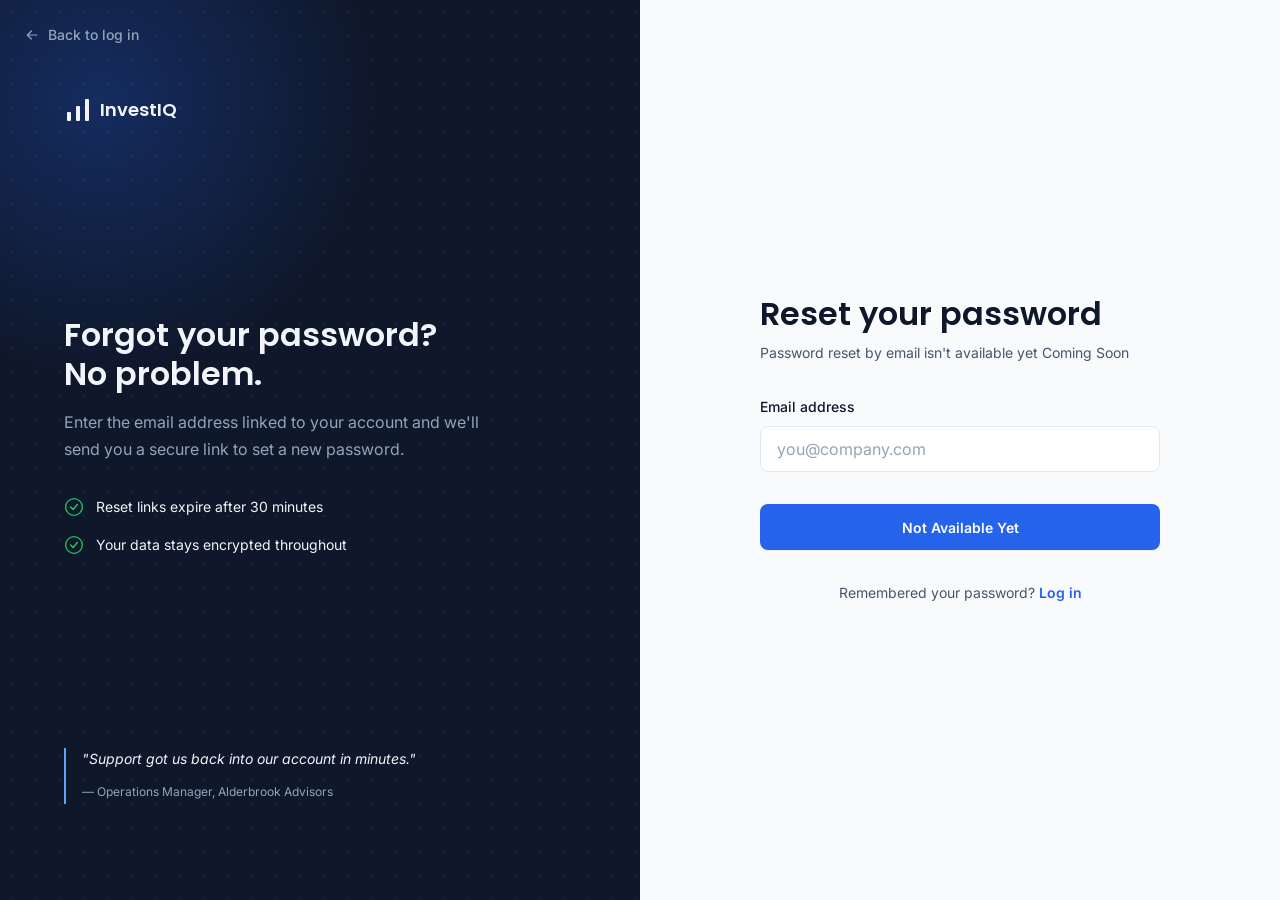
<file: forget-password.html>
<!DOCTYPE html>
<html lang="en">
<head>
  <meta charset="UTF-8" />
  <meta name="viewport" content="width=device-width, initial-scale=1.0" />
  <title>Reset Password — InvestIQ</title>
  <meta name="description" content="Reset your InvestIQ account password." />

  <link rel="preconnect" href="https://fonts.googleapis.com">
  <link rel="preconnect" href="https://fonts.gstatic.com" crossorigin>
  <link href="https://fonts.googleapis.com/css2?family=Inter:wght@400;500;600;700&family=Poppins:wght@500;600;700&display=swap" rel="stylesheet">

  <link rel="stylesheet" href="css/variables.css" />
  <link rel="stylesheet" href="css/base.css" />
  <link rel="stylesheet" href="css/navbar.css" />
  <link rel="stylesheet" href="css/auth.css" />
</head>
<body>

  <div class="auth-page">

    <a href="login.html" class="auth-back">
      <svg viewBox="0 0 24 24" fill="none" aria-hidden="true"><path d="M19 12H5M11 6l-6 6 6 6" stroke="currentColor" stroke-width="1.8" stroke-linecap="round" stroke-linejoin="round"/></svg>
      Back to log in
    </a>

    <!-- ==========================================================
         LEFT: BRAND PANEL
         ========================================================== -->
    <aside class="auth-brand">
      <a href="index.html" class="navbar__logo auth-brand__logo">
        <svg width="28" height="28" viewBox="0 0 28 28" fill="none" xmlns="http://www.w3.org/2000/svg" aria-hidden="true">
          <rect x="3" y="16" width="4" height="9" rx="1" fill="currentColor"/>
          <rect x="12" y="10" width="4" height="15" rx="1" fill="currentColor"/>
          <rect x="21" y="3" width="4" height="22" rx="1" fill="currentColor"/>
        </svg>
        InvestIQ
      </a>

      <div class="auth-brand__content">
        <h2 class="auth-brand__title">Forgot your password? No problem.</h2>
        <p class="auth-brand__subtitle">Enter the email address linked to your account and we'll send you a secure link to set a new password.</p>
        <ul class="auth-brand__features">
          <li>
            <svg viewBox="0 0 24 24" fill="none" aria-hidden="true"><circle cx="12" cy="12" r="10" stroke="currentColor" stroke-width="1.6"/><path d="m8 12 3 3 5-6" stroke="currentColor" stroke-width="1.8" stroke-linecap="round" stroke-linejoin="round"/></svg>
            Reset links expire after 30 minutes
          </li>
          <li>
            <svg viewBox="0 0 24 24" fill="none" aria-hidden="true"><circle cx="12" cy="12" r="10" stroke="currentColor" stroke-width="1.6"/><path d="m8 12 3 3 5-6" stroke="currentColor" stroke-width="1.8" stroke-linecap="round" stroke-linejoin="round"/></svg>
            Your data stays encrypted throughout
          </li>
        </ul>
      </div>

      <div class="auth-brand__quote">
        <p>"Support got us back into our account in minutes."</p>
        <span>— Operations Manager, Alderbrook Advisors</span>
      </div>
    </aside>

    <!-- ==========================================================
         RIGHT: FORM PANEL
         ========================================================== -->
    <main class="auth-panel">
      <div class="auth-card">

        <a href="index.html" class="navbar__logo auth-card__logo-mobile">
          <svg width="26" height="26" viewBox="0 0 28 28" fill="none" xmlns="http://www.w3.org/2000/svg" aria-hidden="true">
            <rect x="3" y="16" width="4" height="9" rx="1" fill="currentColor"/>
            <rect x="12" y="10" width="4" height="15" rx="1" fill="currentColor"/>
            <rect x="21" y="3" width="4" height="22" rx="1" fill="currentColor"/>
          </svg>
          InvestIQ
        </a>

        <h1 class="auth-card__title">Reset your password</h1>
        <p class="auth-card__subtitle">Password reset by email isn't available yet <span class="badge badge--medium">Coming Soon</span></p>

        <div class="alert alert-success" role="status" aria-live="polite">
          <svg viewBox="0 0 24 24" fill="none" aria-hidden="true"><circle cx="12" cy="12" r="10" stroke="currentColor" stroke-width="1.6"/><path d="m8 12 3 3 5-6" stroke="currentColor" stroke-width="1.8" stroke-linecap="round" stroke-linejoin="round"/></svg>
          <span class="alert__text"></span>
        </div>
        <div class="alert alert-error" role="alert" aria-live="assertive">
          <svg viewBox="0 0 24 24" fill="none" aria-hidden="true"><circle cx="12" cy="12" r="10" stroke="currentColor" stroke-width="1.6"/><path d="M12 8v5M12 16h.01" stroke="currentColor" stroke-width="1.8" stroke-linecap="round"/></svg>
          <span class="alert__text"></span>
        </div>

        <form id="forgotForm" novalidate>
          <div class="form-group">
            <label for="forgotEmail">Email address</label>
            <div class="input-wrap">
              <input class="form-input" type="email" id="forgotEmail" name="email" placeholder="you@company.com" autocomplete="email" required />
            </div>
            <span class="field-error" role="alert"></span>
          </div>

          <button type="submit" class="btn btn-primary btn-block" disabled>
            <span class="btn-label">Not Available Yet</span>
          </button>
        </form>

        <p class="auth-card__footer-link">Remembered your password? <a href="login.html">Log in</a></p>
      </div>
    </main>

  </div>

  <script src="js/config.js" defer></script>
  <script src="js/auth.js" defer></script>
  <script src="js/main.js" defer></script>
</body>
</html>
</file>
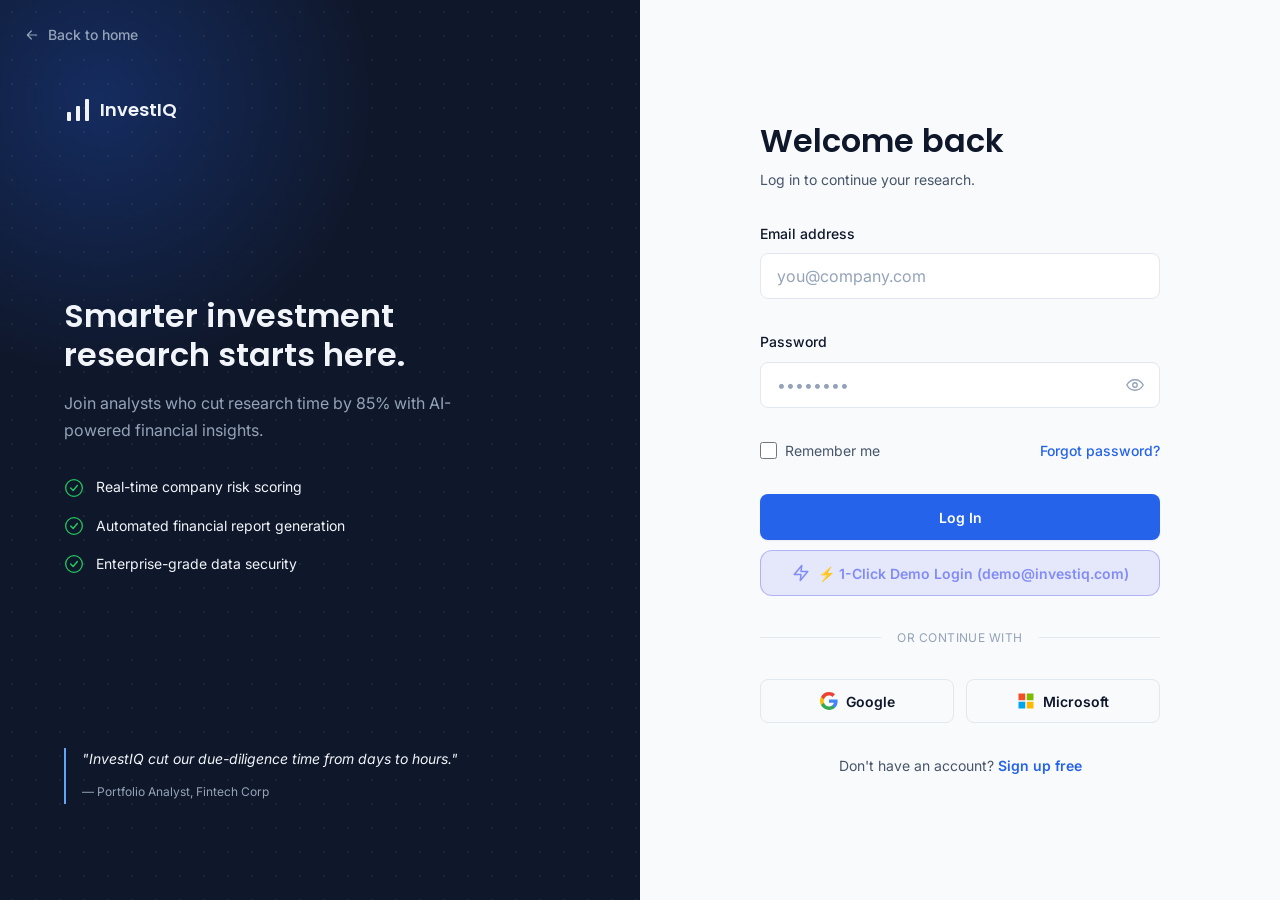
<file: help.html>
<!DOCTYPE html>
<html lang="en">
<head>
  <meta charset="UTF-8" />
  <meta name="viewport" content="width=device-width, initial-scale=1.0" />
  <title>Help &amp; Support — InvestIQ</title>
  <meta name="description" content="Find answers, contact support, raise a ticket, and learn how to get the most out of InvestIQ." />

  <link rel="preconnect" href="https://fonts.googleapis.com">
  <link rel="preconnect" href="https://fonts.gstatic.com" crossorigin>
  <link href="https://fonts.googleapis.com/css2?family=Inter:wght@400;500;600;700&family=Poppins:wght@500;600;700&display=swap" rel="stylesheet">

  <link rel="stylesheet" href="css/variables.css" />
  <link rel="stylesheet" href="css/base.css" />
  <link rel="stylesheet" href="css/dashboard.css" />
  <link rel="stylesheet" href="css/auth.css" />
  <link rel="stylesheet" href="css/company-research.css" />
  <link rel="stylesheet" href="css/help.css" />
</head>
<body>

  <div class="sidebar-backdrop" id="sidebarBackdrop"></div>

  <div class="dashboard-shell">

    <aside class="sidebar" id="sidebar">
      <a href="index.html" class="sidebar__logo">
        <svg width="26" height="26" viewBox="0 0 28 28" fill="none" xmlns="http://www.w3.org/2000/svg" aria-hidden="true">
          <rect x="3" y="16" width="4" height="9" rx="1" fill="currentColor"/>
          <rect x="12" y="10" width="4" height="15" rx="1" fill="currentColor"/>
          <rect x="21" y="3" width="4" height="22" rx="1" fill="currentColor"/>
        </svg>
        <span class="sidebar__logo-text">InvestIQ</span>
      </a>

      <nav class="sidebar__group">
        <span class="sidebar__group-title">Workspace</span>
        <a href="dashboard.html" class="sidebar__link">
          <svg viewBox="0 0 24 24" fill="none" aria-hidden="true"><rect x="3" y="3" width="7" height="9" rx="1.5" stroke="currentColor" stroke-width="1.8"/><rect x="14" y="3" width="7" height="5" rx="1.5" stroke="currentColor" stroke-width="1.8"/><rect x="14" y="12" width="7" height="9" rx="1.5" stroke="currentColor" stroke-width="1.8"/><rect x="3" y="16" width="7" height="5" rx="1.5" stroke="currentColor" stroke-width="1.8"/></svg>
          <span>Dashboard</span>
        </a>
        <a href="company-research.html" class="sidebar__link">
          <svg viewBox="0 0 24 24" fill="none" aria-hidden="true"><circle cx="11" cy="11" r="7" stroke="currentColor" stroke-width="1.8"/><path d="m20 20-3.5-3.5" stroke="currentColor" stroke-width="1.8" stroke-linecap="round"/></svg>
          <span>Company Research</span>
        </a>
        <a href="ai-analysis.html" class="sidebar__link">
          <svg viewBox="0 0 24 24" fill="none" aria-hidden="true"><path d="M12 2 4 5v6c0 5.2 3.4 9 8 11 4.6-2 8-5.8 8-11V5l-8-3Z" stroke="currentColor" stroke-width="1.8" stroke-linejoin="round"/><path d="m9 12 2 2 4-4" stroke="currentColor" stroke-width="1.8" stroke-linecap="round" stroke-linejoin="round"/></svg>
          <span>AI Analysis</span>
        </a>
        <a href="investment-report.html" class="sidebar__link">
          <svg viewBox="0 0 24 24" fill="none" aria-hidden="true"><path d="M7 3h7l5 5v13H7V3Z" stroke="currentColor" stroke-width="1.8" stroke-linejoin="round"/><path d="M14 3v5h5M9 13h6M9 17h6" stroke="currentColor" stroke-width="1.8" stroke-linecap="round"/></svg>
          <span>Reports</span>
        </a>
        <a href="saved-reports.html" class="sidebar__link">
          <svg viewBox="0 0 24 24" fill="none" aria-hidden="true"><path d="M6 3h12v18l-6-4-6 4V3Z" stroke="currentColor" stroke-width="1.8" stroke-linejoin="round"/></svg>
          <span>Saved Reports</span>
        </a>
      </nav>

      <div class="sidebar__spacer"></div>

      <nav class="sidebar__group sidebar__footer">
        <span class="sidebar__group-title">Account</span>
        <a href="profile.html" class="sidebar__link">
          <svg viewBox="0 0 24 24" fill="none" aria-hidden="true"><circle cx="12" cy="8" r="4" stroke="currentColor" stroke-width="1.8"/><path d="M4 20c1.6-3.8 5-6 8-6s6.4 2.2 8 6" stroke="currentColor" stroke-width="1.8" stroke-linecap="round"/></svg>
          <span>Profile</span>
        </a>
        <a href="settings.html" class="sidebar__link">
          <svg viewBox="0 0 24 24" fill="none" aria-hidden="true"><circle cx="12" cy="12" r="3" stroke="currentColor" stroke-width="1.8"/><path d="M19 12a7 7 0 0 0-.1-1.2l2-1.6-2-3.4-2.4.9a7 7 0 0 0-2-1.2L14 3h-4l-.5 2.5a7 7 0 0 0-2 1.2l-2.4-.9-2 3.4 2 1.6a7 7 0 0 0 0 2.4l-2 1.6 2 3.4 2.4-.9a7 7 0 0 0 2 1.2L10 21h4l.5-2.5a7 7 0 0 0 2-1.2l2.4.9 2-3.4-2-1.6c.07-.4.1-.8.1-1.2Z" stroke="currentColor" stroke-width="1.5" stroke-linejoin="round"/></svg>
          <span>Settings</span>
        </a>
        <a href="help.html" class="sidebar__link is-active" aria-current="page">
          <svg viewBox="0 0 24 24" fill="none" aria-hidden="true"><circle cx="12" cy="12" r="10" stroke="currentColor" stroke-width="1.8"/><path d="M9.5 9a2.5 2.5 0 0 1 4.9.8c0 1.7-2.4 1.7-2.4 3.5" stroke="currentColor" stroke-width="1.8" stroke-linecap="round"/><circle cx="12" cy="16.5" r="0.9" fill="currentColor"/></svg>
          <span>Help</span>
        </a>
        <a href="index.html" class="sidebar__link sidebar__link--logout">
          <svg viewBox="0 0 24 24" fill="none" aria-hidden="true"><path d="M9 21H5a2 2 0 0 1-2-2V5a2 2 0 0 1 2-2h4" stroke="currentColor" stroke-width="1.8" stroke-linecap="round" stroke-linejoin="round"/><path d="M16 17l5-5-5-5M21 12H9" stroke="currentColor" stroke-width="1.8" stroke-linecap="round" stroke-linejoin="round"/></svg>
          <span>Logout</span>
        </a>
      </nav>
    </aside>

    <div class="dashboard-content">

      <header class="topbar">
        <button class="topbar__toggle" id="sidebarToggle" aria-label="Toggle sidebar" aria-expanded="false">
          <svg viewBox="0 0 24 24" fill="none" aria-hidden="true" width="20" height="20"><path d="M4 6h16M4 12h16M4 18h16" stroke="currentColor" stroke-width="1.8" stroke-linecap="round"/></svg>
        </button>

        <div class="topbar__search">
          <svg viewBox="0 0 24 24" fill="none" aria-hidden="true"><circle cx="11" cy="11" r="7" stroke="currentColor" stroke-width="1.8"/><path d="m20 20-3.5-3.5" stroke="currentColor" stroke-width="1.8" stroke-linecap="round"/></svg>
          <input type="search" placeholder="Search companies, reports, tickers..." aria-label="Search" />
        </div>

        <div class="topbar__spacer"></div>

        <span class="topbar__date" id="topbarDate"></span>

        <div class="topbar__actions">
          <div class="dropdown" data-dropdown>
            <button class="topbar__icon-btn" data-dropdown-trigger aria-label="Notifications" aria-expanded="false" aria-haspopup="true">
              <svg viewBox="0 0 24 24" fill="none" aria-hidden="true"><path d="M6 8a6 6 0 1 1 12 0c0 4 1.5 5.5 2 6H4c.5-.5 2-2 2-6Z" stroke="currentColor" stroke-width="1.7" stroke-linejoin="round"/><path d="M10 20a2 2 0 0 0 4 0" stroke="currentColor" stroke-width="1.7" stroke-linecap="round"/></svg>
              <span class="topbar__badge" aria-hidden="true"></span>
            </button>
            <div class="dropdown__panel" role="menu">
              <div class="dropdown__header">
                Notifications
                <a href="#">Mark all read</a>
              </div>
              <div class="notification-item">
                <span class="notification-item__dot"></span>
                <div>
                  <div class="notification-item__title">Risk score updated for NVIDIA Corp.</div>
                  <div class="notification-item__time">12 minutes ago</div>
                </div>
              </div>
              <div class="notification-item">
                <span class="notification-item__dot"></span>
                <div>
                  <div class="notification-item__title">Your Tesla Inc. report is ready to view.</div>
                  <div class="notification-item__time">1 hour ago</div>
                </div>
              </div>
              <div class="notification-item">
                <span class="notification-item__dot"></span>
                <div>
                  <div class="notification-item__title">Weekly market summary is available.</div>
                  <div class="notification-item__time">Yesterday</div>
                </div>
              </div>
            </div>
          </div>

          <div class="dropdown" data-dropdown>
            <button class="user-trigger" data-dropdown-trigger aria-label="Account menu" aria-expanded="false" aria-haspopup="true">
              <span class="user-avatar">AS</span>
              <span class="user-trigger__name">Aditi Sharma</span>
              <svg viewBox="0 0 24 24" fill="none" aria-hidden="true"><path d="m6 9 6 6 6-6" stroke="currentColor" stroke-width="1.8" stroke-linecap="round" stroke-linejoin="round"/></svg>
            </button>
            <div class="dropdown__panel user-menu" role="menu">
              <div class="user-menu__identity">
                <span class="user-avatar">AS</span>
                <div>
                  <div class="user-menu__identity-name">Aditi Sharma</div>
                  <div class="user-menu__identity-email">aditi.sharma@investiq.com</div>
                </div>
              </div>
              <a href="profile.html" class="dropdown-link">
                <svg viewBox="0 0 24 24" fill="none" aria-hidden="true"><circle cx="12" cy="8" r="4" stroke="currentColor" stroke-width="1.8"/><path d="M4 20c1.6-3.8 5-6 8-6s6.4 2.2 8 6" stroke="currentColor" stroke-width="1.8" stroke-linecap="round"/></svg>
                Profile
              </a>
              <a href="settings.html" class="dropdown-link">
                <svg viewBox="0 0 24 24" fill="none" aria-hidden="true"><circle cx="12" cy="12" r="3" stroke="currentColor" stroke-width="1.8"/><path d="M19 12a7 7 0 0 0-.1-1.2l2-1.6-2-3.4-2.4.9a7 7 0 0 0-2-1.2L14 3h-4l-.5 2.5a7 7 0 0 0-2 1.2l-2.4-.9-2 3.4 2 1.6a7 7 0 0 0 0 2.4l-2 1.6 2 3.4 2.4-.9a7 7 0 0 0 2 1.2L10 21h4l.5-2.5a7 7 0 0 0 2-1.2l2.4.9 2-3.4-2-1.6c.07-.4.1-.8.1-1.2Z" stroke="currentColor" stroke-width="1.5" stroke-linejoin="round"/></svg>
                Settings
              </a>
              <div class="dropdown-divider"></div>
              <a href="index.html" class="dropdown-link dropdown-link--danger">
                <svg viewBox="0 0 24 24" fill="none" aria-hidden="true"><path d="M9 21H5a2 2 0 0 1-2-2V5a2 2 0 0 1 2-2h4" stroke="currentColor" stroke-width="1.8" stroke-linecap="round" stroke-linejoin="round"/><path d="M16 17l5-5-5-5M21 12H9" stroke="currentColor" stroke-width="1.8" stroke-linecap="round" stroke-linejoin="round"/></svg>
                Logout
              </a>
            </div>
          </div>
        </div>
      </header>

      <div class="dashboard-body dashboard-body--single">
        <main class="dashboard-main">

          <section class="welcome">
            <div>
              <h1 class="welcome__title">Help &amp; Support</h1>
              <p class="welcome__subtitle">Find answers, reach our team, or explore guides to get more out of InvestIQ.</p>
            </div>
          </section>

          <!-- ==========================================================
               SEARCH HELP BAR
               ========================================================== -->
          <section class="panel help-search" aria-label="Search help articles">
            <form class="help-search__form" id="helpSearchForm">
              <div class="help-search__field">
                <svg viewBox="0 0 24 24" fill="none" aria-hidden="true"><circle cx="11" cy="11" r="7" stroke="currentColor" stroke-width="1.8"/><path d="m20 20-3.5-3.5" stroke="currentColor" stroke-width="1.8" stroke-linecap="round"/></svg>
                <input type="text" id="helpSearchInput" placeholder="Search help articles, FAQs, and guides..." aria-label="Search help" />
              </div>
              <button type="submit" class="btn btn-primary help-search__submit">
                <span class="btn-label">Search</span>
              </button>
            </form>
          </section>

          <!-- ==========================================================
               FAQ SECTION
               ========================================================== -->
          <section class="panel" aria-label="Frequently asked questions">
            <div class="panel__head">
              <h2 class="panel__title">Frequently Asked Questions</h2>
            </div>
            <div class="faq-list" id="faqList">
              <details class="faq-item">
                <summary class="faq-item__question">How does InvestIQ generate its AI recommendations?</summary>
                <p class="faq-item__answer">InvestIQ analyzes financial statements, market trends, and risk indicators using machine learning models trained on historical performance data, then combines these signals into a single confidence-scored recommendation.</p>
              </details>
              <details class="faq-item">
                <summary class="faq-item__question">How often is company data updated?</summary>
                <p class="faq-item__answer">Financial data refreshes after each quarterly filing, while market trend and sentiment data updates continuously throughout each trading day.</p>
              </details>
              <details class="faq-item">
                <summary class="faq-item__question">Can I export a report to share with my team?</summary>
                <p class="faq-item__answer">Yes. Every AI Analysis and Investment Report page includes Export and Download PDF options so you can share findings outside the platform.</p>
              </details>
              <details class="faq-item">
                <summary class="faq-item__question">What does the AI Confidence Score mean?</summary>
                <p class="faq-item__answer">The confidence score reflects how strongly the underlying data supports a given recommendation. Higher scores indicate more consistent signals across financial, market, and sentiment factors.</p>
              </details>
              <details class="faq-item">
                <summary class="faq-item__question">How do I save a report for later?</summary>
                <p class="faq-item__answer">Click "Save Research" on any Company Research or AI Analysis page. Saved reports appear under the Saved Reports section in your sidebar.</p>
              </details>
              <details class="faq-item">
                <summary class="faq-item__question">Is my account and research data secure?</summary>
                <p class="faq-item__answer">Yes. InvestIQ uses enterprise-grade encryption in transit and at rest, and you can enable two-factor authentication from Settings → Security.</p>
              </details>
              <details class="faq-item">
                <summary class="faq-item__question">Can I change my default currency or language?</summary>
                <p class="faq-item__answer">Yes. Go to Settings → Currency &amp; Language to update your preferences at any time.</p>
              </details>
              <details class="faq-item">
                <summary class="faq-item__question">How do I cancel or downgrade my subscription?</summary>
                <p class="faq-item__answer">Visit Settings → Account Settings and use the account options there, or contact our support team below and we'll help you make the change.</p>
              </details>
            </div>
          </section>

          <!-- ==========================================================
               CONTACT SUPPORT + LIVE CHAT
               ========================================================== -->
          <section class="support-grid" aria-label="Contact support">
            <div class="panel support-card">
              <div class="support-card__icon">
                <svg viewBox="0 0 24 24" fill="none" aria-hidden="true"><path d="M3 6h18v13H3V6Z" stroke="currentColor" stroke-width="1.8" stroke-linejoin="round"/><path d="m3 6 9 7 9-7" stroke="currentColor" stroke-width="1.8" stroke-linejoin="round"/></svg>
              </div>
              <h3 class="support-card__title">Contact Support</h3>
              <p class="support-card__desc">Reach our support team directly by email or phone for account and billing questions.</p>
              <ul class="support-card__list">
                <li>support@investiq.com</li>
                <li>+1 (800) 555-0148</li>
                <li>Mon–Fri, 9 AM–6 PM IST</li>
              </ul>
            </div>

            <div class="panel support-card">
              <div class="support-card__icon">
                <svg viewBox="0 0 24 24" fill="none" aria-hidden="true"><path d="M21 11.5a8.4 8.4 0 0 1-8.8 8.4 8.6 8.6 0 0 1-3.3-.6L3 21l1.8-5.4A8.4 8.4 0 1 1 21 11.5Z" stroke="currentColor" stroke-width="1.8" stroke-linejoin="round"/></svg>
              </div>
              <h3 class="support-card__title">Live Chat</h3>
              <p class="support-card__desc">Chat with a member of our support team in real time for quick questions.</p>
              <span class="support-card__status">
                <i class="support-card__status-dot" aria-hidden="true"></i>
                Agents online now
              </span>
              <button type="button" class="btn btn-primary btn-block" data-action="start-chat">
                <span class="btn-label">Start Live Chat</span>
              </button>
            </div>

            <div class="panel support-card">
              <div class="support-card__icon">
                <svg viewBox="0 0 24 24" fill="none" aria-hidden="true"><circle cx="12" cy="12" r="10" stroke="currentColor" stroke-width="1.8"/><path d="M12 6v6l4 2" stroke="currentColor" stroke-width="1.8" stroke-linecap="round" stroke-linejoin="round"/></svg>
              </div>
              <h3 class="support-card__title">System Status</h3>
              <p class="support-card__desc">Current operational status of InvestIQ's core services.</p>
              <ul class="status-list">
                <li class="status-item">
                  <span>Platform &amp; Dashboard</span>
                  <span class="badge badge--low">Operational</span>
                </li>
                <li class="status-item">
                  <span>AI Analysis Engine</span>
                  <span class="badge badge--low">Operational</span>
                </li>
                <li class="status-item">
                  <span>Report Generation</span>
                  <span class="badge badge--low">Operational</span>
                </li>
                <li class="status-item">
                  <span>Market Data Feed</span>
                  <span class="badge badge--medium">Degraded</span>
                </li>
              </ul>
            </div>
          </section>

          <!-- ==========================================================
               RAISE A SUPPORT TICKET
               ========================================================== -->
          <section class="panel" aria-label="Raise a support ticket">
            <div class="panel__head">
              <h2 class="panel__title">Raise a Support Ticket</h2>
            </div>
            <form class="ticket-form" id="ticketForm" novalidate>
              <div class="ticket-form__grid">
                <div class="form-group">
                  <label for="ticketSubject">Subject</label>
                  <div class="input-wrap">
                    <input class="form-input" type="text" id="ticketSubject" name="subject" placeholder="Briefly describe your issue" required />
                  </div>
                </div>
                <div class="form-group">
                  <label for="ticketCategory">Category</label>
                  <div class="input-wrap">
                    <select class="form-input" id="ticketCategory" name="category">
                      <option value="account">Account &amp; Billing</option>
                      <option value="reports" selected>Reports &amp; AI Analysis</option>
                      <option value="data">Data Accuracy</option>
                      <option value="technical">Technical Issue</option>
                      <option value="other">Other</option>
                    </select>
                  </div>
                </div>
                <div class="form-group">
                  <label for="ticketPriority">Priority</label>
                  <div class="input-wrap">
                    <select class="form-input" id="ticketPriority" name="priority">
                      <option value="low">Low</option>
                      <option value="medium" selected>Medium</option>
                      <option value="high">High</option>
                      <option value="urgent">Urgent</option>
                    </select>
                  </div>
                </div>
              </div>

              <div class="form-group">
                <label for="ticketDescription">Description</label>
                <div class="input-wrap">
                  <textarea class="form-input profile-form__textarea" id="ticketDescription" name="description" rows="5" placeholder="Include as much detail as possible — company, report, or page involved." required></textarea>
                </div>
              </div>

              <div class="form-group">
                <label for="ticketAttachment">Attachment (optional)</label>
                <div class="input-wrap">
                  <input class="form-input" type="file" id="ticketAttachment" name="attachment" />
                </div>
              </div>

              <div class="alert alert-success" role="status" aria-live="polite">
                <svg viewBox="0 0 24 24" fill="none" aria-hidden="true"><circle cx="12" cy="12" r="10" stroke="currentColor" stroke-width="1.6"/><path d="m8 12 3 3 5-6" stroke="currentColor" stroke-width="1.8" stroke-linecap="round" stroke-linejoin="round"/></svg>
                <span class="alert__text"></span>
              </div>
              <div class="alert alert-error" role="alert" aria-live="assertive">
                <svg viewBox="0 0 24 24" fill="none" aria-hidden="true"><circle cx="12" cy="12" r="10" stroke="currentColor" stroke-width="1.6"/><path d="M12 8v5M12 16h.01" stroke="currentColor" stroke-width="1.8" stroke-linecap="round"/></svg>
                <span class="alert__text"></span>
              </div>

              <button type="submit" class="btn btn-primary">
                <span class="btn-label">Submit Ticket</span>
              </button>
            </form>
          </section>

          <!-- ==========================================================
               DOCUMENTATION & USER GUIDES
               ========================================================== -->
          <section aria-label="Documentation and guides">
            <div class="panel__head panel__head--loose">
              <h2 class="panel__title">Documentation &amp; User Guides</h2>
            </div>
            <div class="doc-grid">
              <a href="#" class="panel doc-card">
                <div class="doc-card__icon">
                  <svg viewBox="0 0 24 24" fill="none" aria-hidden="true"><path d="M4 4h16v16H4V4Z" stroke="currentColor" stroke-width="1.6" stroke-linejoin="round"/><path d="M8 8h8M8 12h8M8 16h5" stroke="currentColor" stroke-width="1.6" stroke-linecap="round"/></svg>
                </div>
                <h3 class="doc-card__title">Getting Started Guide</h3>
                <p class="doc-card__desc">A step-by-step walkthrough of researching your first company.</p>
              </a>
              <a href="#" class="panel doc-card">
                <div class="doc-card__icon">
                  <svg viewBox="0 0 24 24" fill="none" aria-hidden="true"><path d="m8 9-5 5 5 5M16 9l5 5-5 5" stroke="currentColor" stroke-width="1.6" stroke-linecap="round" stroke-linejoin="round"/></svg>
                </div>
                <h3 class="doc-card__title">API Documentation</h3>
                <p class="doc-card__desc">Reference docs for integrating InvestIQ data into your own tools.</p>
              </a>
              <a href="#" class="panel doc-card">
                <div class="doc-card__icon">
                  <svg viewBox="0 0 24 24" fill="none" aria-hidden="true"><path d="M8 5v14l11-7L8 5Z" stroke="currentColor" stroke-width="1.6" stroke-linejoin="round"/></svg>
                </div>
                <h3 class="doc-card__title">Video Tutorials</h3>
                <p class="doc-card__desc">Short screencasts covering the Dashboard, AI Analysis, and Reports.</p>
              </a>
              <a href="#" class="panel doc-card">
                <div class="doc-card__icon">
                  <svg viewBox="0 0 24 24" fill="none" aria-hidden="true"><path d="M12 2 4 5v6c0 5.2 3.4 9 8 11 4.6-2 8-5.8 8-11V5l-8-3Z" stroke="currentColor" stroke-width="1.6" stroke-linejoin="round"/></svg>
                </div>
                <h3 class="doc-card__title">Security &amp; Privacy</h3>
                <p class="doc-card__desc">How InvestIQ protects your account, data, and research history.</p>
              </a>
            </div>
          </section>

          <!-- ==========================================================
               KEYBOARD SHORTCUTS
               ========================================================== -->
          <section class="panel" aria-label="Keyboard shortcuts">
            <div class="panel__head">
              <h2 class="panel__title">Keyboard Shortcuts</h2>
            </div>
            <table class="shortcuts-table">
              <thead>
                <tr>
                  <th scope="col">Action</th>
                  <th scope="col">Shortcut</th>
                </tr>
              </thead>
              <tbody>
                <tr>
                  <td>Open global search</td>
                  <td><kbd>Ctrl</kbd> + <kbd>K</kbd></td>
                </tr>
                <tr>
                  <td>Go to Dashboard</td>
                  <td><kbd>G</kbd> then <kbd>D</kbd></td>
                </tr>
                <tr>
                  <td>Go to Company Research</td>
                  <td><kbd>G</kbd> then <kbd>R</kbd></td>
                </tr>
                <tr>
                  <td>Generate AI Report</td>
                  <td><kbd>Ctrl</kbd> + <kbd>Enter</kbd></td>
                </tr>
                <tr>
                  <td>Toggle sidebar</td>
                  <td><kbd>Ctrl</kbd> + <kbd>B</kbd></td>
                </tr>
                <tr>
                  <td>Close dialog or dropdown</td>
                  <td><kbd>Esc</kbd></td>
                </tr>
              </tbody>
            </table>
          </section>

          <!-- ==========================================================
               FEEDBACK
               ========================================================== -->
          <section class="panel" aria-label="Send feedback">
            <div class="panel__head">
              <h2 class="panel__title">Share Feedback</h2>
            </div>
            <form class="feedback-form" id="feedbackForm" novalidate>
              <div class="form-group">
                <label>How would you rate your experience with InvestIQ?</label>
                <div class="feedback-form__rating" role="radiogroup" aria-label="Rating">
                  <label class="feedback-form__star">
                    <input type="radio" name="rating" value="1" />
                    <span aria-hidden="true">★</span>
                  </label>
                  <label class="feedback-form__star">
                    <input type="radio" name="rating" value="2" />
                    <span aria-hidden="true">★</span>
                  </label>
                  <label class="feedback-form__star">
                    <input type="radio" name="rating" value="3" />
                    <span aria-hidden="true">★</span>
                  </label>
                  <label class="feedback-form__star">
                    <input type="radio" name="rating" value="4" />
                    <span aria-hidden="true">★</span>
                  </label>
                  <label class="feedback-form__star">
                    <input type="radio" name="rating" value="5" checked />
                    <span aria-hidden="true">★</span>
                  </label>
                </div>
              </div>
              <div class="form-group">
                <label for="feedbackMessage">Tell us more</label>
                <div class="input-wrap">
                  <textarea class="form-input profile-form__textarea" id="feedbackMessage" name="message" rows="4" placeholder="What's working well? What could be better?"></textarea>
                </div>
              </div>
              <button type="submit" class="btn btn-primary">
                <span class="btn-label">Send Feedback</span>
              </button>
            </form>
          </section>

          <!-- ==========================================================
               BACK TO DASHBOARD
               ========================================================== -->
          <section class="help-footer-actions" aria-label="Return to dashboard">
            <a href="dashboard.html" class="btn btn-ghost">
              <svg viewBox="0 0 24 24" fill="none" aria-hidden="true" width="18" height="18"><path d="M19 12H5M11 6l-6 6 6 6" stroke="currentColor" stroke-width="1.8" stroke-linecap="round" stroke-linejoin="round"/></svg>
              <span class="btn-label">Back to Dashboard</span>
            </a>
          </section>

        </main>
      </div>
    </div>
  </div>

  <script src="js/config.js" defer></script>
  <script src="js/dashboard.js" defer></script>
  <script src="js/help.js" defer></script>
</body>
</html>
</file>
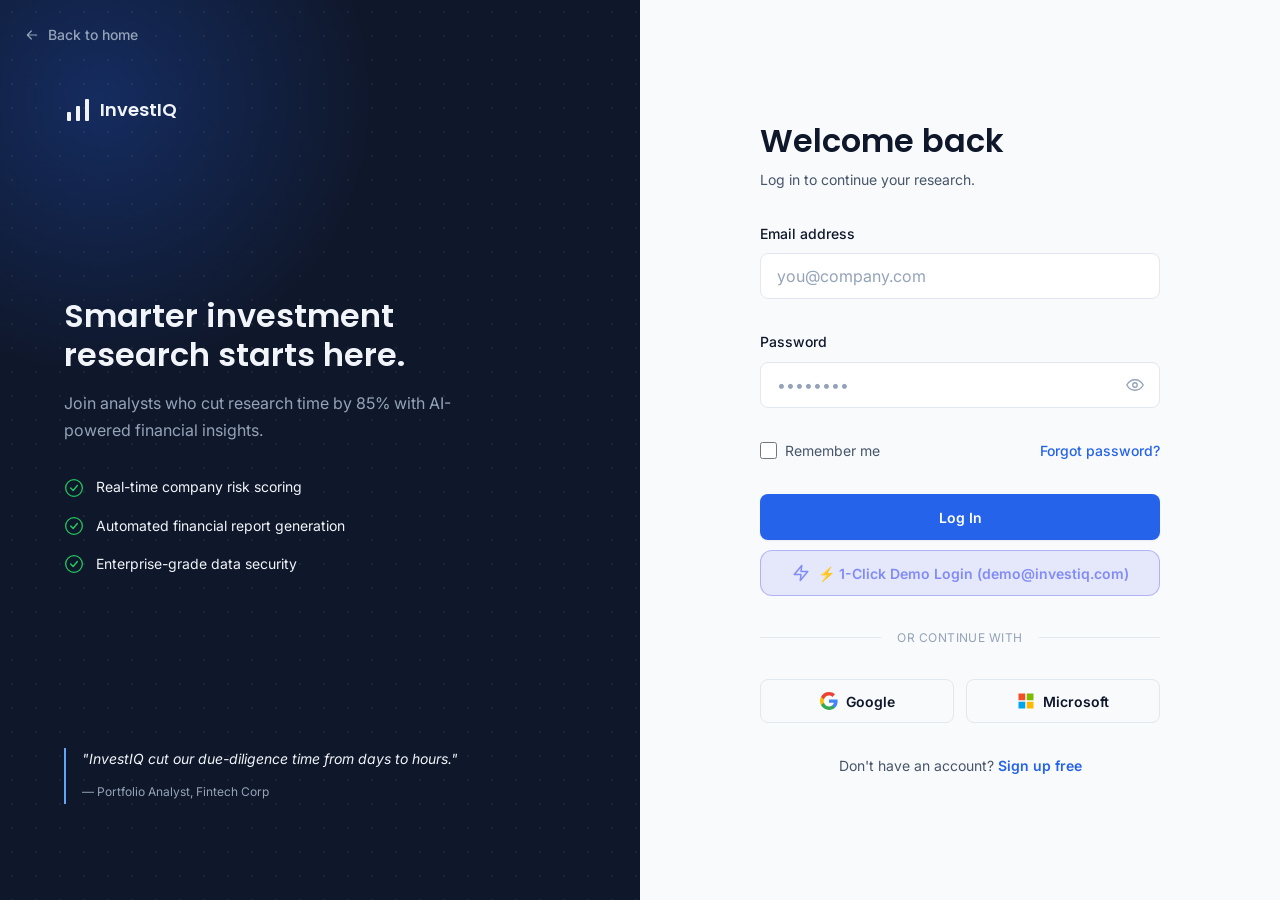
<file: investment-report.html>
<!DOCTYPE html>
<html lang="en">
<head>
  <meta charset="UTF-8" />
  <meta name="viewport" content="width=device-width, initial-scale=1.0" />
  <title>Verified Market Intelligence & Investment Report — InvestIQ</title>
  <meta name="description" content="Verified NSE market intelligence, end-of-day numeric performance, interactive SVG price chart, and AI investment decision summary." />

  <link rel="preconnect" href="https://fonts.googleapis.com">
  <link rel="preconnect" href="https://fonts.gstatic.com" crossorigin>
  <link href="https://fonts.googleapis.com/css2?family=Inter:wght@400;500;600;700&family=Poppins:wght@500;600;700&display=swap" rel="stylesheet">

  <link rel="stylesheet" href="css/variables.css" />
  <link rel="stylesheet" href="css/base.css" />
  <link rel="stylesheet" href="css/dashboard.css" />
  <link rel="stylesheet" href="css/company-research.css" />
  <link rel="stylesheet" href="css/ai-analysis.css" />
  <link rel="stylesheet" href="css/investment-report.css" />
</head>
<body>

  <div class="sidebar-backdrop" id="sidebarBackdrop"></div>

  <div class="dashboard-shell">

    <!-- SIDEBAR -->
    <aside class="sidebar" id="sidebar">
      <a href="index.html" class="sidebar__logo">
        <svg width="26" height="26" viewBox="0 0 28 28" fill="none" xmlns="http://www.w3.org/2000/svg" aria-hidden="true">
          <rect x="3" y="16" width="4" height="9" rx="1" fill="currentColor"/>
          <rect x="12" y="10" width="4" height="15" rx="1" fill="currentColor"/>
          <rect x="21" y="3" width="4" height="22" rx="1" fill="currentColor"/>
        </svg>
        <span class="sidebar__logo-text">InvestIQ</span>
      </a>

      <nav class="sidebar__group">
        <span class="sidebar__group-title">Workspace</span>
        <a href="dashboard.html" class="sidebar__link">
          <svg viewBox="0 0 24 24" fill="none" aria-hidden="true"><rect x="3" y="3" width="7" height="9" rx="1.5" stroke="currentColor" stroke-width="1.8"/><rect x="14" y="3" width="7" height="5" rx="1.5" stroke="currentColor" stroke-width="1.8"/><rect x="14" y="12" width="7" height="9" rx="1.5" stroke="currentColor" stroke-width="1.8"/><rect x="3" y="16" width="7" height="5" rx="1.5" stroke="currentColor" stroke-width="1.8"/></svg>
          <span>Dashboard</span>
        </a>
        <a href="company-research.html" class="sidebar__link">
          <svg viewBox="0 0 24 24" fill="none" aria-hidden="true"><circle cx="11" cy="11" r="7" stroke="currentColor" stroke-width="1.8"/><path d="m20 20-3.5-3.5" stroke="currentColor" stroke-width="1.8" stroke-linecap="round"/></svg>
          <span>Company Research</span>
        </a>
        <a href="ai-analysis.html" class="sidebar__link">
          <svg viewBox="0 0 24 24" fill="none" aria-hidden="true"><path d="M12 2 4 5v6c0 5.2 3.4 9 8 11 4.6-2 8-5.8 8-11V5l-8-3Z" stroke="currentColor" stroke-width="1.8" stroke-linejoin="round"/><path d="m9 12 2 2 4-4" stroke="currentColor" stroke-width="1.8" stroke-linecap="round" stroke-linejoin="round"/></svg>
          <span>AI Analysis</span>
        </a>
        <a href="investment-report.html" class="sidebar__link is-active" aria-current="page">
          <svg viewBox="0 0 24 24" fill="none" aria-hidden="true"><path d="M7 3h7l5 5v13H7V3Z" stroke="currentColor" stroke-width="1.8" stroke-linejoin="round"/><path d="M14 3v5h5M9 13h6M9 17h6" stroke="currentColor" stroke-width="1.8" stroke-linecap="round"/></svg>
          <span>Reports</span>
        </a>
        <a href="saved-reports.html" class="sidebar__link">
          <svg viewBox="0 0 24 24" fill="none" aria-hidden="true"><path d="M6 3h12v18l-6-4-6 4V3Z" stroke="currentColor" stroke-width="1.8" stroke-linejoin="round"/></svg>
          <span>Saved Reports</span>
        </a>
      </nav>

      <div class="sidebar__spacer"></div>

      <nav class="sidebar__group sidebar__footer">
        <span class="sidebar__group-title">Account</span>
        <a href="profile.html" class="sidebar__link">
          <svg viewBox="0 0 24 24" fill="none" aria-hidden="true"><circle cx="12" cy="8" r="4" stroke="currentColor" stroke-width="1.8"/><path d="M4 20c1.6-3.8 5-6 8-6s6.4 2.2 8 6" stroke="currentColor" stroke-width="1.8" stroke-linecap="round"/></svg>
          <span>Profile</span>
        </a>
        <a href="settings.html" class="sidebar__link">
          <svg viewBox="0 0 24 24" fill="none" aria-hidden="true"><circle cx="12" cy="12" r="3" stroke="currentColor" stroke-width="1.8"/><path d="M19 12a7 7 0 0 0-.1-1.2l2-1.6-2-3.4-2.4.9a7 7 0 0 0-2-1.2L14 3h-4l-.5 2.5a7 7 0 0 0-2 1.2l-2.4-.9-2 3.4 2 1.6a7 7 0 0 0 0 2.4l-2 1.6 2 3.4 2.4-.9a7 7 0 0 0 2 1.2L10 21h4l.5-2.5a7 7 0 0 0 2-1.2l2.4.9 2-3.4-2-1.6c.07-.4.1-.8.1-1.2Z" stroke="currentColor" stroke-width="1.5" stroke-linejoin="round"/></svg>
          <span>Settings</span>
        </a>
        <a href="help.html" class="sidebar__link">
          <svg viewBox="0 0 24 24" fill="none" aria-hidden="true"><circle cx="12" cy="12" r="10" stroke="currentColor" stroke-width="1.8"/><path d="M9.5 9a2.5 2.5 0 0 1 4.9.8c0 1.7-2.4 1.7-2.4 3.5" stroke="currentColor" stroke-width="1.8" stroke-linecap="round"/><circle cx="12" cy="16.5" r="0.9" fill="currentColor"/></svg>
          <span>Help</span>
        </a>
        <a href="index.html" class="sidebar__link sidebar__link--logout">
          <svg viewBox="0 0 24 24" fill="none" aria-hidden="true"><path d="M9 21H5a2 2 0 0 1-2-2V5a2 2 0 0 1 2-2h4" stroke="currentColor" stroke-width="1.8" stroke-linecap="round" stroke-linejoin="round"/><path d="M16 17l5-5-5-5M21 12H9" stroke="currentColor" stroke-width="1.8" stroke-linecap="round" stroke-linejoin="round"/></svg>
          <span>Logout</span>
        </a>
      </nav>
    </aside>

    <!-- CONTENT COLUMN -->
    <div class="dashboard-content">

      <!-- TOPBAR -->
      <header class="topbar">
        <button class="topbar__toggle" id="sidebarToggle" aria-label="Toggle sidebar" aria-expanded="false">
          <svg viewBox="0 0 24 24" fill="none" aria-hidden="true" width="20" height="20"><path d="M4 6h16M4 12h16M4 18h16" stroke="currentColor" stroke-width="1.8" stroke-linecap="round"/></svg>
        </button>

        <div class="topbar__search">
          <svg viewBox="0 0 24 24" fill="none" aria-hidden="true"><circle cx="11" cy="11" r="7" stroke="currentColor" stroke-width="1.8"/><path d="m20 20-3.5-3.5" stroke="currentColor" stroke-width="1.8" stroke-linecap="round"/></svg>
          <input type="search" placeholder="Search companies, reports, tickers..." aria-label="Search" />
        </div>

        <div class="topbar__spacer"></div>

        <span class="topbar__date" id="topbarDate"></span>

        <div class="topbar__actions">
          <div class="dropdown" data-dropdown>
            <button class="user-trigger" data-dropdown-trigger aria-label="Account menu" aria-expanded="false" aria-haspopup="true">
              <span class="user-avatar">AS</span>
              <span class="user-trigger__name">Aditi Sharma</span>
              <svg viewBox="0 0 24 24" fill="none" aria-hidden="true"><path d="m6 9 6 6 6-6" stroke="currentColor" stroke-width="1.8" stroke-linecap="round" stroke-linejoin="round"/></svg>
            </button>
            <div class="dropdown__panel user-menu" role="menu">
              <a href="profile.html" class="dropdown-link">Profile</a>
              <a href="settings.html" class="dropdown-link">Settings</a>
              <div class="dropdown-divider"></div>
              <a href="index.html" class="dropdown-link dropdown-link--danger">Logout</a>
            </div>
          </div>
        </div>
      </header>

      <!-- BODY -->
      <div class="dashboard-body dashboard-body--single">
        <main class="dashboard-main report">

          <!-- Notice States -->
          <section class="panel" id="reportNoResearchNotice" hidden>
            <div class="market-empty-state">
              <svg width="40" height="40" viewBox="0 0 24 24" fill="none" stroke="currentColor" stroke-width="1.5"><circle cx="11" cy="11" r="8"/><path d="m21 21-4.35-4.35"/></svg>
              <h3>No Company Research Selected</h3>
              <p>Search for an active NSE equity in <a href="company-research.html">Company Research</a> to view verified market intelligence and generate reports.</p>
            </div>
          </section>

          <section class="panel" id="reportGenerateNotice" hidden>
            <div class="report-cta-card">
              <div class="report-cta-card__icon">
                <svg width="32" height="32" viewBox="0 0 24 24" fill="none" stroke="currentColor" stroke-width="1.8"><path d="M14 2H6a2 2 0 0 0-2 2v16a2 2 0 0 0 2 2h12a2 2 0 0 0 2-2V8z"/><polyline points="14 2 14 8 20 8"/><line x1="16" y1="13" x2="8" y2="13"/><line x1="16" y1="17" x2="8" y2="17"/><polyline points="10 9 9 9 8 9"/></svg>
              </div>
              <div>
                <h3 class="panel__title">AI Investment Report Ready to Generate</h3>
                <p class="field-hint" style="margin-top: 4px;">Synthesize verified NSE closing prices, moving averages, volatility metrics, and news sentiment into a comprehensive decision summary.</p>
              </div>
              <button type="button" class="btn btn-primary" id="generateReportBtn">
                <svg width="16" height="16" viewBox="0 0 24 24" fill="none" stroke="currentColor" stroke-width="2"><polygon points="13 2 3 14 12 14 11 22 21 10 12 10 13 2"/></svg>
                <span class="btn-label">Generate Investment Report</span>
              </button>
            </div>
          </section>

          <section class="panel" id="reportErrorNotice" role="alert" hidden></section>

          <!-- ==========================================================
               1. REPORT HEADER & COMPANY IDENTITY
               ========================================================== -->
          <header class="panel report-header" aria-label="Report header" id="reportHeaderPanel" hidden>
            <div class="report-header__top">
              <div class="ai-header__identity">
                <div class="company-overview__logo" id="reportCompanyLogo">--</div>
                <div>
                  <h1 class="ai-header__name" id="reportCompanyName">--</h1>
                  <div class="company-meta-tags">
                    <span class="badge badge--pill" id="reportCompanyTicker">--</span>
                    <span class="badge badge--pill" id="reportCompanyExchange">NSE</span>
                    <span class="badge badge--pill" id="reportCompanySeries">Series: EQ</span>
                    <span class="badge badge--pill" id="reportCompanyIsin">ISIN: —</span>
                  </div>
                </div>
              </div>
              <div class="report-header__badges">
                <span class="market-badge market-badge--verified">
                  <svg width="14" height="14" viewBox="0 0 24 24" fill="currentColor"><path d="M12 2C6.48 2 2 6.48 2 12s4.48 10 10 10 10-4.48 10-10S17.52 2 12 2zm-2 15l-5-5 1.41-1.41L10 14.17l7.59-7.59L19 8l-9 9z"/></svg>
                  Verified NSE Data
                </span>
                <span class="eyebrow report-header__ai-badge" id="reportAiStatusBadge">
                  <svg width="12" height="12" viewBox="0 0 12 12" fill="none" aria-hidden="true"><circle cx="6" cy="6" r="6" fill="currentColor"/></svg>
                  AI Generated
                </span>
              </div>
            </div>

            <!-- Freshness & Metadata Bar -->
            <div class="report-header__meta">
              <div class="ai-header__meta-item">
                <span class="company-overview__label">Trading Date</span>
                <span class="company-overview__value" id="reportTradingDate">--</span>
              </div>
              <div class="ai-header__meta-item">
                <span class="company-overview__label">Market Session</span>
                <span class="company-overview__value" id="reportMarketSession">NSE End-of-Day</span>
              </div>
              <div class="ai-header__meta-item">
                <span class="company-overview__label">Data Coverage</span>
                <span class="company-overview__value" id="reportHistoricalCoverage">--</span>
              </div>
              <div class="ai-header__meta-item">
                <span class="company-overview__label">Report Generated (IST)</span>
                <span class="company-overview__value" id="reportTimestamp">--</span>
              </div>
              <div class="ai-header__meta-item">
                <span class="company-overview__label">AI Recommendation</span>
                <span class="badge report-header__recommendation" id="reportRecommendationBadge">--</span>
              </div>
            </div>
          </header>

          <div id="reportContent" hidden>

            <!-- ==========================================================
                 2. CORE NUMERICAL MARKET INFORMATION (Facts First)
                 ========================================================== -->
            <section class="panel market-performance-panel" id="reportMarketPerformance" aria-label="Core Market Information">
              <div class="panel__head panel__head--between">
                <div>
                  <h2 class="panel__title">Verified Market Information</h2>
                  <p class="field-hint">Official end-of-day market statistics from National Stock Exchange (NSE) Bhavcopy archives.</p>
                </div>
                <div class="market-badges">
                  <span class="market-badge" id="reportBadgeSource">Source: NSE CM-UDiFF</span>
                  <span class="market-badge" id="reportBadgeImported">Database Verified</span>
                </div>
              </div>

              <!-- Price Highlight & Metrics -->
              <div class="market-performance__overview" id="reportMarketDataAvailable">
                <div class="price-highlight-banner">
                  <div class="price-highlight" id="reportPriceHighlight">
                    <span class="price-highlight__value" id="reportLatestClose">--</span>
                    <span class="price-highlight__change" id="reportDayChange">--</span>
                  </div>
                  <div class="price-highlight__sub">
                    <span>Previous Close: <strong id="reportPrevClose">--</strong></span>
                    <span>•</span>
                    <span>Day Range: <strong id="reportDayRange">--</strong></span>
                    <span>•</span>
                    <span>Currency: <strong id="reportCurrency">INR (₹)</strong></span>
                  </div>
                </div>

                <!-- Numerical Metrics Grid -->
                <div class="market-metrics-grid">
                  <div class="stat-card">
                    <div class="stat-card__label">Open Price</div>
                    <div class="stat-card__value" id="reportDayOpen">--</div>
                  </div>
                  <div class="stat-card">
                    <div class="stat-card__label">Day High</div>
                    <div class="stat-card__value" id="reportDayHigh">--</div>
                  </div>
                  <div class="stat-card">
                    <div class="stat-card__label">Day Low</div>
                    <div class="stat-card__value" id="reportDayLow">--</div>
                  </div>
                  <div class="stat-card">
                    <div class="stat-card__label">VWAP</div>
                    <div class="stat-card__value" id="reportVwap">--</div>
                  </div>
                  <div class="stat-card">
                    <div class="stat-card__label">Trading Volume</div>
                    <div class="stat-card__value" id="reportVolume">--</div>
                  </div>
                  <div class="stat-card">
                    <div class="stat-card__label">30-Session Avg Volume</div>
                    <div class="stat-card__value" id="reportAvgVolume30">--</div>
                  </div>
                  <div class="stat-card">
                    <div class="stat-card__label">20-Session SMA</div>
                    <div class="stat-card__value" id="reportSma20">--</div>
                  </div>
                  <div class="stat-card">
                    <div class="stat-card__label">50-Session SMA</div>
                    <div class="stat-card__value" id="reportSma50">--</div>
                  </div>
                  <div class="stat-card">
                    <div class="stat-card__label">Annualized Volatility</div>
                    <div class="stat-card__value" id="reportVolatility">--</div>
                  </div>
                  <div class="stat-card stat-card--wide">
                    <div class="stat-card__label">52-Week Price Range</div>
                    <div class="stat-card__value" id="report52WeekRange">--</div>
                  </div>
                </div>

                <!-- Historical Trailing Returns -->
                <div class="panel__subhead" style="margin: 1.25rem 0 0.5rem 0;">
                  <h3 class="field-hint" style="font-weight:600; text-transform:uppercase; letter-spacing:0.04em;">Trailing Historical Returns</h3>
                </div>
                <div class="returns-grid" aria-label="Historical period returns">
                  <div class="return-item">
                    <span class="return-item__label">1-Month Return</span>
                    <span class="return-item__value" id="reportReturn1M">--</span>
                  </div>
                  <div class="return-item">
                    <span class="return-item__label">3-Month Return</span>
                    <span class="return-item__value" id="reportReturn3M">--</span>
                  </div>
                  <div class="return-item">
                    <span class="return-item__label">6-Month Return</span>
                    <span class="return-item__value" id="reportReturn6M">--</span>
                  </div>
                  <div class="return-item">
                    <span class="return-item__label">1-Year Return</span>
                    <span class="return-item__value" id="reportReturn1Y">--</span>
                  </div>
                </div>

                <!-- Fundamental Data Notice -->
                <div class="fundamental-notice">
                  <svg width="16" height="16" viewBox="0 0 24 24" fill="none" stroke="currentColor" stroke-width="2"><circle cx="12" cy="12" r="10"/><line x1="12" y1="16" x2="12" y2="12"/><line x1="12" y1="8" x2="12.01" y2="8"/></svg>
                  <span>Verified fundamental data (P/E, Revenue, EPS) is pending corporate filings database integration. Unverified estimates are excluded.</span>
                </div>
              </div>

              <!-- Market Data Unavailable Notice -->
              <div id="reportMarketDataEmptyNotice" class="market-data-unavailable" hidden>
                <svg width="24" height="24" viewBox="0 0 24 24" fill="none" stroke="currentColor" stroke-width="1.8"><circle cx="12" cy="12" r="10"/><line x1="12" y1="8" x2="12" y2="12"/><line x1="12" y1="16" x2="12.01" y2="16"/></svg>
                <div>
                  <strong>No verified NSE price data available</strong>
                  <p class="field-hint" style="margin-top: 2px;">End-of-day daily market data has not been imported for this security yet.</p>
                </div>
              </div>
            </section>

            <!-- ==========================================================
                 3. AI EXECUTIVE SUMMARY
                 ========================================================== -->
            <section class="panel executive-summary" aria-label="Executive summary">
              <div class="panel__head">
                <h2 class="panel__title">AI Executive Summary</h2>
                <span class="eyebrow">
                  <svg width="12" height="12" viewBox="0 0 12 12" fill="none"><circle cx="6" cy="6" r="6" fill="currentColor"/></svg>
                  Grounded in Verified Data
                </span>
              </div>
              <p class="executive-summary__text" id="reportCompanyOverview"></p>
              <p class="executive-summary__text"><strong>Core Takeaway:</strong> <span id="reportInvestmentSummary"></span></p>
              <div class="executive-summary__grid">
                <div class="company-overview__item">
                  <span class="company-overview__label">AI Research Score</span>
                  <span class="company-overview__value" id="reportAiScore">--</span>
                </div>
                <div class="company-overview__item">
                  <span class="company-overview__label">Stance</span>
                  <span class="company-overview__value" id="reportAiRecommendation">--</span>
                </div>
                <div class="company-overview__item">
                  <span class="company-overview__label">Coverage Quality</span>
                  <span class="company-overview__value" id="reportCoverageQuality">Verified EOD Series</span>
                </div>
              </div>
            </section>

            <!-- ==========================================================
                 4. AI FINANCIAL ASSESSMENT & POSITIVE SIGNALS
                 ========================================================== -->
            <section class="panel" aria-label="Financial assessment and signals">
              <div class="panel__head">
                <h2 class="panel__title">Financial Assessment &amp; Verified Signals</h2>
              </div>
              <p class="executive-summary__text" id="reportFinancialAssessment"></p>
              
              <!-- Positive Signals Card -->
              <div class="signals-card" id="reportSignalsCard">
                <h3 class="signals-card__title">
                  <svg width="18" height="18" viewBox="0 0 24 24" fill="none" stroke="currentColor" stroke-width="2.5"><polyline points="20 6 9 17 4 12"/></svg>
                  Strongest Positive Signals
                </h3>
                <ul class="signals-list" id="reportPositiveSignalsList">
                  <li>Listed on NSE active equity segment with verified daily market activity.</li>
                  <li>Official price series archived in Neon database with checksum validation.</li>
                </ul>
              </div>
            </section>

            <!-- ==========================================================
                 5. NEWS SENTIMENT (Rendered only when genuine news exists)
                 ========================================================== -->
            <section class="panel" id="reportNewsSection" aria-label="News sentiment">
              <div class="panel__head">
                <h2 class="panel__title">News Sentiment</h2>
              </div>
              <p id="reportNewsSentiment">Verified news sentiment neutral or pending live feed integration.</p>
            </section>

            <!-- ==========================================================
                 6. RISKS & OPPORTUNITIES (SWOT)
                 ========================================================== -->
            <section class="panel swot" aria-label="Risks and opportunities">
              <div class="panel__head">
                <h2 class="panel__title">Key Risks &amp; Growth Opportunities</h2>
              </div>
              <div class="swot-grid">
                <div class="swot-quadrant swot-quadrant--weakness">
                  <h3 class="swot-quadrant__title">
                    <svg width="16" height="16" viewBox="0 0 24 24" fill="none" stroke="currentColor" stroke-width="2"><polygon points="7.86 2 16.14 2 22 7.86 22 16.14 16.14 22 7.86 22 2 16.14 2 7.86 7.86 2"/><line x1="12" y1="8" x2="12" y2="12"/><line x1="12" y1="16" x2="12.01" y2="16"/></svg>
                    Key Headwinds &amp; Risks
                  </h3>
                  <p id="reportKeyRisks">Market fluctuations and unverified fundamental balance sheet data.</p>
                </div>
                <div class="swot-quadrant swot-quadrant--opportunity">
                  <h3 class="swot-quadrant__title">
                    <svg width="16" height="16" viewBox="0 0 24 24" fill="none" stroke="currentColor" stroke-width="2"><polyline points="23 6 13.5 15.5 8.5 10.5 1 18"/><polyline points="17 6 23 6 23 12"/></svg>
                    Market Opportunities
                  </h3>
                  <p id="reportKeyOpportunities">Sector expansion and continuous trading liquidity.</p>
                </div>
              </div>
            </section>

            <!-- ==========================================================
                 7. INVESTMENT DECISION SUMMARY (Section 17)
                 ========================================================== -->
            <section class="panel decision-summary-card" id="reportDecisionSummaryCard" aria-label="Investment Decision Summary">
              <div class="decision-summary-card__header">
                <div>
                  <span class="eyebrow" style="color:var(--color-primary);">AI Research Assessment</span>
                  <h2 class="decision-summary-card__title">Investment Decision Summary</h2>
                </div>
                <div class="decision-summary-card__badges">
                  <span class="decision-view-badge" id="reportResearchViewBadge">Neutral</span>
                  <span class="confidence-badge" id="reportConfidenceBadge">Medium Confidence</span>
                </div>
              </div>

              <!-- Action Recommendation Banner -->
              <div class="decision-action-banner" id="reportActionBanner">
                <div class="decision-action-banner__icon">
                  <svg width="24" height="24" viewBox="0 0 24 24" fill="none" stroke="currentColor" stroke-width="2"><circle cx="12" cy="12" r="10"/><polyline points="12 6 12 12 16 14"/></svg>
                </div>
                <div>
                  <span class="decision-action-banner__label">Suggested Research Action</span>
                  <div class="decision-action-banner__action" id="reportSuggestedAction">Consider for further research</div>
                </div>
              </div>

              <!-- Decision Columns: Why This View & Key Risks -->
              <div class="decision-details-grid">
                <div class="decision-col">
                  <h3 class="decision-col__heading">
                    <svg width="16" height="16" viewBox="0 0 24 24" fill="none" stroke="currentColor" stroke-width="2.5"><polyline points="20 6 9 17 4 12"/></svg>
                    Why This View? (Verified Evidence)
                  </h3>
                  <ul class="decision-reasons-list" id="reportWhyThisViewList">
                    <li>Based on verified closing prices and technical averages from NSE Bhavcopy records.</li>
                  </ul>
                </div>

                <div class="decision-col">
                  <h3 class="decision-col__heading decision-col__heading--risk">
                    <svg width="16" height="16" viewBox="0 0 24 24" fill="none" stroke="currentColor" stroke-width="2"><circle cx="12" cy="12" r="10"/><line x1="12" y1="8" x2="12" y2="12"/><line x1="12" y1="16" x2="12.01" y2="16"/></svg>
                    Critical Risk Factors
                  </h3>
                  <ul class="decision-risks-list" id="reportKeyRisksList">
                    <li>Equity market volatility and sector-wide sentiment shifts.</li>
                  </ul>
                </div>
              </div>

              <!-- Change Drivers & Checklist -->
              <div class="decision-followup-grid">
                <div class="decision-change-card">
                  <h4 class="decision-change-card__title">What Could Change This View?</h4>
                  <p id="reportWhatCouldChange">A sustained technical breakout above moving averages on elevated volume, or publication of audited quarterly earnings reports, would adjust this perspective.</p>
                </div>

                <div class="decision-checklist-card">
                  <h4 class="decision-checklist-card__title">What Should You Check Next?</h4>
                  <ul class="checklist-items" id="reportCheckNextList">
                    <li><svg width="14" height="14" viewBox="0 0 24 24" fill="none" stroke="currentColor" stroke-width="2"><polyline points="20 6 9 17 4 12"/></svg> Review latest quarterly audited financial statements</li>
                    <li><svg width="14" height="14" viewBox="0 0 24 24" fill="none" stroke="currentColor" stroke-width="2"><polyline points="20 6 9 17 4 12"/></svg> Verify trading volume relative to the 30-session moving average</li>
                    <li><svg width="14" height="14" viewBox="0 0 24 24" fill="none" stroke="currentColor" stroke-width="2"><polyline points="20 6 9 17 4 12"/></svg> Compare performance against NSE sector peers</li>
                  </ul>
                </div>
              </div>

              <!-- Statutory Disclaimer Note -->
              <div class="decision-card-footer">
                <p class="field-hint" style="margin:0;">
                  <strong>Disclaimer:</strong> This summary is an AI-assisted analysis grounded in verified NSE market records. It is not personalized investment advice, a price target guarantee, or a solicitation to trade.
                </p>
              </div>
            </section>

            <!-- ==========================================================
                 8. HISTORICAL PRICE CHART (Accurate SVG Chart)
                 ========================================================== -->
            <section class="panel chart-card" aria-label="Historical price chart">
              <div class="chart-controls">
                <div>
                  <h2 class="panel__title" style="margin:0; font-size:1.2rem;">Historical Price Chart</h2>
                  <p class="field-hint" style="margin:2px 0 0 0;" id="reportChartSubtitle">Official NSE daily closing prices</p>
                </div>

                <div class="chart-controls__right">
                  <!-- Price Mode Toggle -->
                  <div class="price-mode-buttons" role="group" aria-label="Price adjustment mode">
                    <button type="button" class="mode-btn is-active" data-mode="raw" aria-pressed="true" id="reportModeRawBtn">Raw</button>
                    <button type="button" class="mode-btn" data-mode="split_adjusted" aria-pressed="false" id="reportModeAdjBtn">Split/Bonus Adjusted</button>
                  </div>

                  <!-- Range Controls -->
                  <div class="range-buttons" role="group" aria-label="Chart time range selection">
                    <button type="button" class="range-btn" data-range="1m" aria-pressed="false">1M</button>
                    <button type="button" class="range-btn" data-range="3m" aria-pressed="false">3M</button>
                    <button type="button" class="range-btn" data-range="6m" aria-pressed="false">6M</button>
                    <button type="button" class="range-btn is-active" data-range="1y" aria-pressed="true">1Y</button>
                    <button type="button" class="range-btn" data-range="max" aria-pressed="false">MAX</button>
                  </div>
                </div>
              </div>

              <!-- Exclusive Status States -->
              <div id="reportChartLoading" class="chart-status-message" hidden>
                <div class="chart-skeleton">
                  <div class="chart-skeleton__line"></div>
                  <p>Loading verified historical price series from Neon database...</p>
                </div>
              </div>

              <div id="reportChartEmpty" class="chart-status-message" hidden>
                <svg width="32" height="32" viewBox="0 0 24 24" fill="none" stroke="currentColor" stroke-width="1.5"><circle cx="12" cy="12" r="10"/><line x1="12" y1="8" x2="12" y2="12"/><line x1="12" y1="16" x2="12.01" y2="16"/></svg>
                <p id="reportChartEmptyMessage">No verified NSE price records found for the requested range.</p>
              </div>

              <div id="reportChartError" class="chart-status-message chart-status-message--error" hidden>
                <svg width="32" height="32" viewBox="0 0 24 24" fill="none" stroke="currentColor" stroke-width="1.5"><circle cx="12" cy="12" r="10"/><line x1="15" y1="9" x2="9" y2="15"/><line x1="9" y1="9" x2="15" y2="15"/></svg>
                <p id="reportChartErrorMessage">Failed to load historical price data.</p>
                <button type="button" class="btn btn-secondary btn-sm" id="reportChartRetryBtn">Retry</button>
              </div>

              <!-- Native SVG Chart Container (Hidden initially until state is 'data') -->
              <div class="svg-chart-container" id="reportChartContainer" hidden>
                <div class="chart-legend-bar">
                  <span class="chart-legend-item">
                    <span class="chart-legend-color chart-legend-color--primary"></span>
                    <span id="reportChartLegendText">NSE EOD Close</span>
                  </span>
                  <span class="chart-legend-item" id="reportPeriodReturnBadge">
                    Period Return: <strong id="reportChartPeriodReturn">—</strong>
                  </span>
                </div>

                <div class="svg-wrapper" style="position: relative;">
                  <svg id="reportPriceHistorySvg" class="svg-chart" viewBox="0 0 640 280" preserveAspectRatio="none" role="img" aria-label="Stock price history chart">
                    <defs>
                      <linearGradient id="reportChartGradient" x1="0" y1="0" x2="0" y2="1">
                        <stop offset="0%" stop-color="#2563eb" stop-opacity="0.25"/>
                        <stop offset="100%" stop-color="#2563eb" stop-opacity="0.0"/>
                      </linearGradient>
                      <linearGradient id="reportChartGradientPos" x1="0" y1="0" x2="0" y2="1">
                        <stop offset="0%" stop-color="#16a34a" stop-opacity="0.25"/>
                        <stop offset="100%" stop-color="#16a34a" stop-opacity="0.0"/>
                      </linearGradient>
                      <linearGradient id="reportChartGradientNeg" x1="0" y1="0" x2="0" y2="1">
                        <stop offset="0%" stop-color="#dc2626" stop-opacity="0.25"/>
                        <stop offset="100%" stop-color="#dc2626" stop-opacity="0.0"/>
                      </linearGradient>
                    </defs>
                    <g id="reportSvgGridlines"></g>
                    <g id="reportSvgAxes"></g>
                    <path id="reportSvgAreaPath" class="chart-area" d="" fill="url(#reportChartGradient)" />
                    <path id="reportSvgLinePath" class="chart-line" d="" />
                    <g id="reportSvgCrosshair" style="display:none;"></g>
                    <g id="reportSvgPoints"></g>
                  </svg>
                  
                  <!-- Interactive Hover Tooltip -->
                  <div id="reportChartTooltip" class="chart-tooltip" style="display: none;" role="tooltip"></div>
                </div>

                <p id="reportChartAccessibleSummary" class="sr-only" aria-live="polite"></p>

                <!-- Chart High/Low Markers Bar -->
                <div class="chart-bounds-bar">
                  <span class="bound-tag">Period Low: <strong id="reportChartPeriodLow">—</strong></span>
                  <span class="bound-tag">Period High: <strong id="reportChartPeriodHigh">—</strong></span>
                  <span class="bound-tag">Sessions Plotted: <strong id="reportChartPlottedCount">—</strong></span>
                </div>
              </div>

              <!-- Unadjusted / Corporate Action Disclaimer -->
              <div id="reportChartAdjustmentDisclaimer" class="unadjusted-disclaimer" style="margin-top: 1rem;">
                <svg width="16" height="16" viewBox="0 0 24 24" fill="none" stroke="currentColor" stroke-width="2"><circle cx="12" cy="12" r="10"/><line x1="12" y1="8" x2="12" y2="12"/><line x1="12" y1="16" x2="12.01" y2="16"/></svg>
                <span id="reportChartDisclaimerText">Official NSE closing prices. Corporate actions excluded in raw mode.</span>
              </div>
            </section>

            <!-- ==========================================================
                 9. METHODOLOGY & STATUTORY DISCLAIMERS
                 ========================================================== -->
            <section class="panel report-disclaimers" aria-label="Methodology and disclaimers">
              <h3 class="panel__title" style="font-size: 1.05rem;">Data Methodology &amp; Disclaimers</h3>
              <div class="disclaimer-grid">
                <div class="disclaimer-item">
                  <strong>NSE End-of-Day Data:</strong>
                  <p>All price series, volumes, VWAPs, and moving averages are computed directly from official National Stock Exchange of India (NSE) Bhavcopy files stored in a PostgreSQL repository. Zero external AI credits or synthetic values are used for market data.</p>
                </div>
                <div class="disclaimer-item">
                  <strong>AI Research Integrity:</strong>
                  <p>Artificial intelligence is utilized solely to analyze and explain verified historical records. InvestIQ strictly prohibits the fabrication of prices, targets, or unverified financial statements.</p>
                </div>
                <div class="disclaimer-item">
                  <strong>Not Financial Advice:</strong>
                  <p>This report is generated for educational and analytical research purposes only. It does not constitute certified investment advice, recommendation, or portfolio management service.</p>
                </div>
              </div>
            </section>

            <!-- ==========================================================
                 10. REPORT ACTIONS
                 ========================================================== -->
            <section class="research-actions report-actions" aria-label="Report actions">
              <button type="button" class="btn btn-primary" id="printReportBtn">
                <svg viewBox="0 0 24 24" fill="none" aria-hidden="true" width="18" height="18"><path d="M6 9V3h12v6" stroke="currentColor" stroke-width="1.8" stroke-linejoin="round"/><rect x="4" y="9" width="16" height="8" rx="1.5" stroke="currentColor" stroke-width="1.8"/><path d="M6 15h12v6H6v-6Z" stroke="currentColor" stroke-width="1.8" stroke-linejoin="round"/></svg>
                <span class="btn-label">Print / Save as PDF</span>
              </button>
              <button type="button" class="btn btn-ghost" id="shareReportBtn">
                <svg viewBox="0 0 24 24" fill="none" aria-hidden="true" width="18" height="18"><circle cx="18" cy="5" r="3" stroke="currentColor" stroke-width="1.8"/><circle cx="6" cy="12" r="3" stroke="currentColor" stroke-width="1.8"/><circle cx="18" cy="19" r="3" stroke="currentColor" stroke-width="1.8"/><path d="m8.6 10.5 6.8-3.9M8.6 13.5l6.8 3.9" stroke="currentColor" stroke-width="1.8" stroke-linecap="round"/></svg>
                <span class="btn-label">Share Report</span>
              </button>
              <a href="saved-reports.html" class="btn btn-ghost">
                <svg viewBox="0 0 24 24" fill="none" aria-hidden="true" width="18" height="18"><path d="M6 3h12v18l-6-4-6 4V3Z" stroke="currentColor" stroke-width="1.8" stroke-linejoin="round"/></svg>
                <span class="btn-label">Saved Reports</span>
              </a>
            </section>
          </div>

        </main>
      </div>
    </div>
  </div>

  <script src="js/config.js" defer></script>
  <script src="js/market-data-state.js" defer></script>
  <script src="js/dashboard.js" defer></script>
  <script src="js/investment-report.js" defer></script>
</body>
</html>
</file>
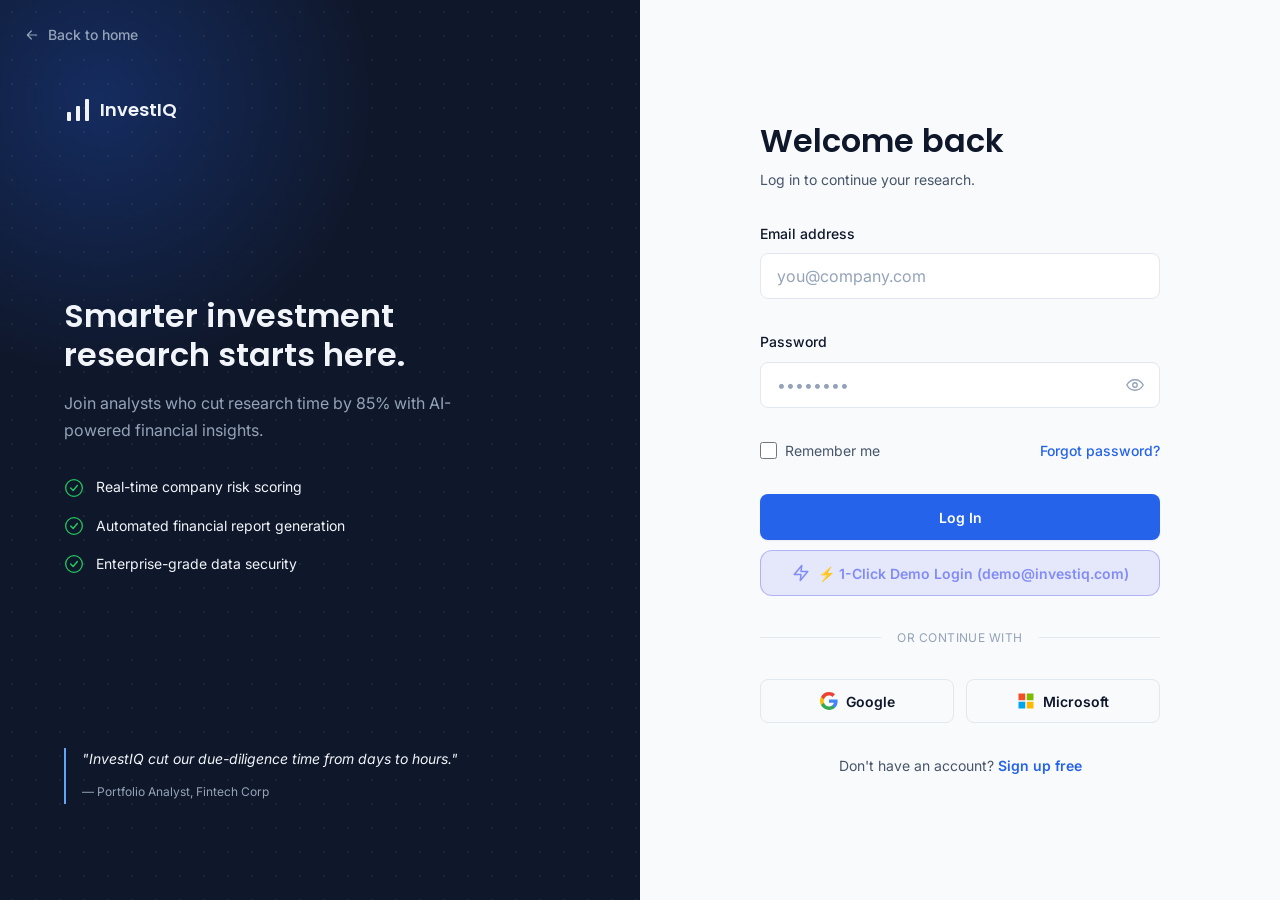
<file: login.html>
<!DOCTYPE html>
<html lang="en">
<head>
  <meta charset="UTF-8" />
  <meta name="viewport" content="width=device-width, initial-scale=1.0" />
  <title>Log In — InvestIQ</title>
  <meta name="description" content="Log in to InvestIQ to access your AI-powered investment research dashboard." />

  <link rel="preconnect" href="https://fonts.googleapis.com">
  <link rel="preconnect" href="https://fonts.gstatic.com" crossorigin>
  <link href="https://fonts.googleapis.com/css2?family=Inter:wght@400;500;600;700&family=Poppins:wght@500;600;700&display=swap" rel="stylesheet">

  <link rel="stylesheet" href="css/variables.css" />
  <link rel="stylesheet" href="css/base.css" />
  <link rel="stylesheet" href="css/navbar.css" />
  <link rel="stylesheet" href="css/auth.css" />
</head>
<body>

  <div class="auth-page">

    <a href="index.html" class="auth-back">
      <svg viewBox="0 0 24 24" fill="none" aria-hidden="true"><path d="M19 12H5M11 6l-6 6 6 6" stroke="currentColor" stroke-width="1.8" stroke-linecap="round" stroke-linejoin="round"/></svg>
      Back to home
    </a>

    <!-- ==========================================================
         LEFT: BRAND PANEL (hidden below 960px, see auth.css)
         ========================================================== -->
    <aside class="auth-brand">
      <a href="index.html" class="navbar__logo auth-brand__logo">
        <svg width="28" height="28" viewBox="0 0 28 28" fill="none" xmlns="http://www.w3.org/2000/svg" aria-hidden="true">
          <rect x="3" y="16" width="4" height="9" rx="1" fill="currentColor"/>
          <rect x="12" y="10" width="4" height="15" rx="1" fill="currentColor"/>
          <rect x="21" y="3" width="4" height="22" rx="1" fill="currentColor"/>
        </svg>
        InvestIQ
      </a>

      <div class="auth-brand__content">
        <h2 class="auth-brand__title">Smarter investment research starts here.</h2>
        <p class="auth-brand__subtitle">Join analysts who cut research time by 85% with AI-powered financial insights.</p>
        <ul class="auth-brand__features">
          <li>
            <svg viewBox="0 0 24 24" fill="none" aria-hidden="true"><circle cx="12" cy="12" r="10" stroke="currentColor" stroke-width="1.6"/><path d="m8 12 3 3 5-6" stroke="currentColor" stroke-width="1.8" stroke-linecap="round" stroke-linejoin="round"/></svg>
            Real-time company risk scoring
          </li>
          <li>
            <svg viewBox="0 0 24 24" fill="none" aria-hidden="true"><circle cx="12" cy="12" r="10" stroke="currentColor" stroke-width="1.6"/><path d="m8 12 3 3 5-6" stroke="currentColor" stroke-width="1.8" stroke-linecap="round" stroke-linejoin="round"/></svg>
            Automated financial report generation
          </li>
          <li>
            <svg viewBox="0 0 24 24" fill="none" aria-hidden="true"><circle cx="12" cy="12" r="10" stroke="currentColor" stroke-width="1.6"/><path d="m8 12 3 3 5-6" stroke="currentColor" stroke-width="1.8" stroke-linecap="round" stroke-linejoin="round"/></svg>
            Enterprise-grade data security
          </li>
        </ul>
      </div>

      <div class="auth-brand__quote">
        <p>"InvestIQ cut our due-diligence time from days to hours."</p>
        <span>— Portfolio Analyst, Fintech Corp</span>
      </div>
    </aside>

    <!-- ==========================================================
         RIGHT: FORM PANEL
         ========================================================== -->
    <main class="auth-panel">
      <div class="auth-card">

        <a href="index.html" class="navbar__logo auth-card__logo-mobile">
          <svg width="26" height="26" viewBox="0 0 28 28" fill="none" xmlns="http://www.w3.org/2000/svg" aria-hidden="true">
            <rect x="3" y="16" width="4" height="9" rx="1" fill="currentColor"/>
            <rect x="12" y="10" width="4" height="15" rx="1" fill="currentColor"/>
            <rect x="21" y="3" width="4" height="22" rx="1" fill="currentColor"/>
          </svg>
          InvestIQ
        </a>

        <h1 class="auth-card__title">Welcome back</h1>
        <p class="auth-card__subtitle">Log in to continue your research.</p>

        <!-- Alert components: hidden until js/auth.js reveals one on submit -->
        <div class="alert alert-success" role="status" aria-live="polite">
          <svg viewBox="0 0 24 24" fill="none" aria-hidden="true"><circle cx="12" cy="12" r="10" stroke="currentColor" stroke-width="1.6"/><path d="m8 12 3 3 5-6" stroke="currentColor" stroke-width="1.8" stroke-linecap="round" stroke-linejoin="round"/></svg>
          <span class="alert__text"></span>
        </div>
        <div class="alert alert-error" role="alert" aria-live="assertive">
          <svg viewBox="0 0 24 24" fill="none" aria-hidden="true"><circle cx="12" cy="12" r="10" stroke="currentColor" stroke-width="1.6"/><path d="M12 8v5M12 16h.01" stroke="currentColor" stroke-width="1.8" stroke-linecap="round"/></svg>
          <span class="alert__text"></span>
        </div>

        <form id="loginForm" novalidate>
          <div class="form-group">
            <label for="loginEmail">Email address</label>
            <div class="input-wrap">
              <input class="form-input" type="email" id="loginEmail" name="email" placeholder="you@company.com" autocomplete="email" required />
            </div>
            <span class="field-error" role="alert"></span>
          </div>

          <div class="form-group">
            <label for="loginPassword">Password</label>
            <div class="input-wrap">
              <input class="form-input" type="password" id="loginPassword" name="password" placeholder="••••••••" autocomplete="current-password" required />
              <button type="button" class="input-icon-btn" data-toggle-password="loginPassword" aria-label="Show password">
                <svg class="icon-eye" viewBox="0 0 24 24" fill="none" aria-hidden="true"><path d="M1 12s4-7 11-7 11 7 11 7-4 7-11 7-11-7-11-7Z" stroke="currentColor" stroke-width="1.8" stroke-linejoin="round"/><circle cx="12" cy="12" r="3" stroke="currentColor" stroke-width="1.8"/></svg>
                <svg class="icon-eye-off" viewBox="0 0 24 24" fill="none" aria-hidden="true"><path d="M3 3l18 18M10.6 10.6a3 3 0 0 0 4.24 4.24M9.9 5.2A11 11 0 0 1 12 5c7 0 11 7 11 7a13.5 13.5 0 0 1-3.1 3.8M6.2 6.2A13.6 13.6 0 0 0 1 12s4 7 11 7c1.3 0 2.5-.2 3.6-.6" stroke="currentColor" stroke-width="1.8" stroke-linecap="round" stroke-linejoin="round"/></svg>
              </button>
            </div>
            <span class="field-error" role="alert"></span>
          </div>

          <div class="form-checkbox-row">
            <label class="checkbox">
              <input type="checkbox" id="rememberMe" name="remember" />
              Remember me
            </label>
            <a href="forget-password.html" class="auth-link">Forgot password?</a>
          </div>

          <button type="submit" class="btn btn-primary btn-block">
            <span class="btn-label">Log In</span>
          </button>

          <button type="button" id="quickDemoBtn" class="btn btn-block" style="margin-top: 10px; background: rgba(99, 102, 241, 0.12); border: 1px solid rgba(99, 102, 241, 0.4); color: #818cf8; font-weight: 600; display: flex; align-items: center; justify-content: center; gap: 8px; padding: 10px 16px; border-radius: var(--radius-md, 8px); cursor: pointer; transition: all 0.2s ease;">
            <svg width="18" height="18" viewBox="0 0 24 24" fill="none" stroke="currentColor" stroke-width="2" stroke-linecap="round" stroke-linejoin="round"><polygon points="13 2 3 14 12 14 11 22 21 10 12 10 13 2"></polygon></svg>
            ⚡ 1-Click Demo Login (demo@investiq.com)
          </button>
        </form>

        <div class="divider">or continue with</div>

        <div class="social-buttons">
          <button type="button" class="btn btn-ghost btn-social" id="googleDemoBtn">
            <svg viewBox="0 0 24 24" aria-hidden="true"><path fill="#4285F4" d="M23.5 12.27c0-.79-.07-1.54-.2-2.27H12v4.3h6.47c-.28 1.5-1.13 2.77-2.4 3.62v3h3.88c2.27-2.09 3.55-5.17 3.55-8.65Z"/><path fill="#34A853" d="M12 24c3.24 0 5.95-1.08 7.93-2.9l-3.88-3c-1.07.72-2.45 1.15-4.05 1.15-3.11 0-5.75-2.1-6.69-4.92H1.3v3.1C3.26 21.3 7.31 24 12 24Z"/><path fill="#FBBC05" d="M5.31 14.33A7.2 7.2 0 0 1 4.93 12c0-.81.14-1.6.38-2.33v-3.1H1.3A11.98 11.98 0 0 0 0 12c0 1.93.46 3.76 1.3 5.43l4.01-3.1Z"/><path fill="#EA4335" d="M12 4.75c1.76 0 3.34.6 4.58 1.79l3.44-3.44C17.94 1.19 15.24 0 12 0 7.31 0 3.26 2.7 1.3 6.57l4.01 3.1C6.25 6.85 8.89 4.75 12 4.75Z"/></svg>
            Google
          </button>
          <button type="button" class="btn btn-ghost btn-social" id="msDemoBtn">
            <svg viewBox="0 0 24 24" aria-hidden="true"><rect x="2" y="2" width="9" height="9" fill="#F25022"/><rect x="13" y="2" width="9" height="9" fill="#7FBA00"/><rect x="2" y="13" width="9" height="9" fill="#00A4EF"/><rect x="13" y="13" width="9" height="9" fill="#FFB900"/></svg>
            Microsoft
          </button>
        </div>

        <p class="auth-card__footer-link">Don't have an account? <a href="signup.html">Sign up free</a></p>
      </div>
    </main>

  </div>

  <script src="js/config.js" defer></script>
  <script src="js/auth.js" defer></script>
  <script src="js/main.js" defer></script>
</body>
</html>
</file>
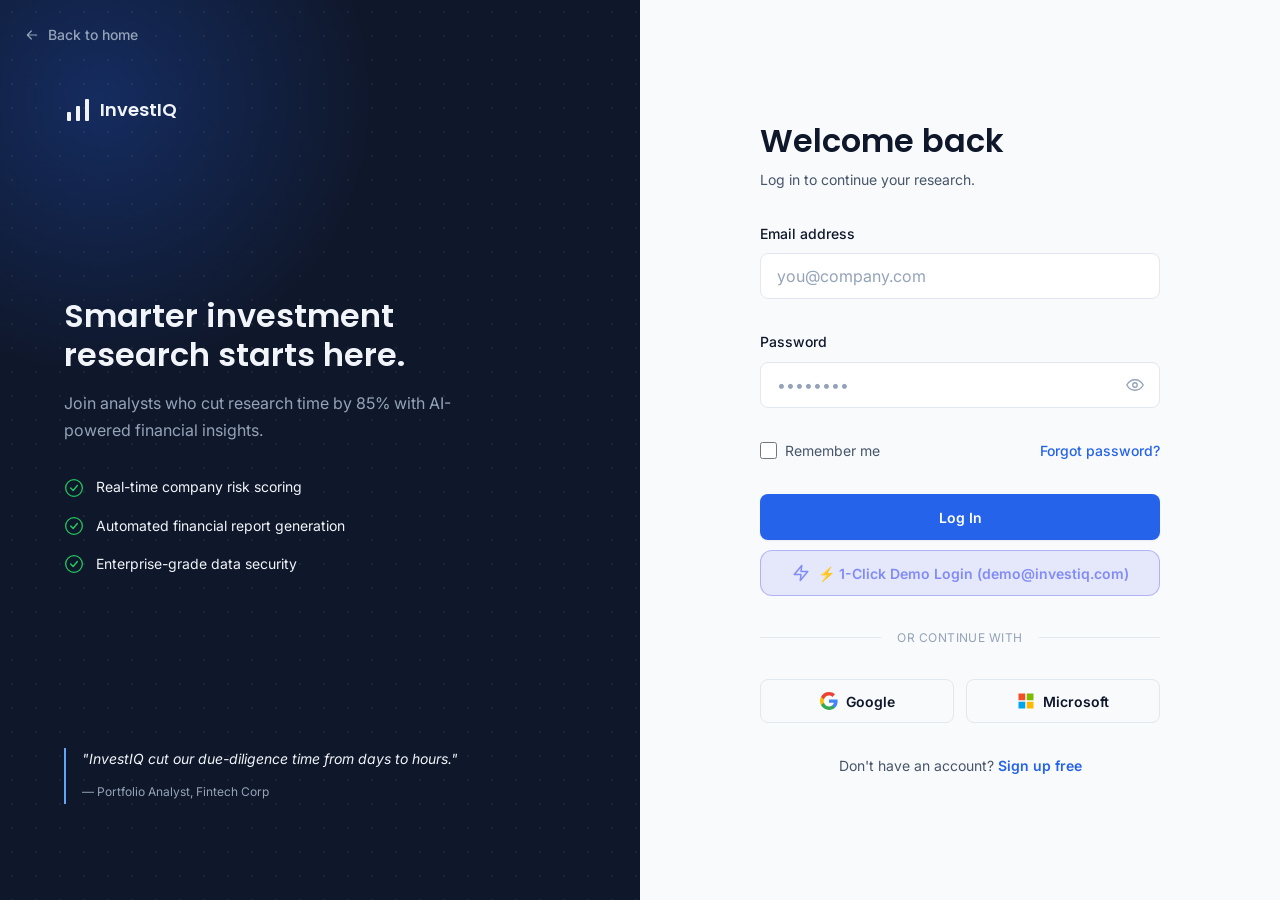
<file: profile.html>
<!DOCTYPE html>
<html lang="en">
<head>
  <meta charset="UTF-8" />
  <meta name="viewport" content="width=device-width, initial-scale=1.0" />
  <title>Profile — InvestIQ</title>
  <meta name="description" content="Manage your InvestIQ account profile and personal details." />

  <link rel="preconnect" href="https://fonts.googleapis.com">
  <link rel="preconnect" href="https://fonts.gstatic.com" crossorigin>
  <link href="https://fonts.googleapis.com/css2?family=Inter:wght@400;500;600;700&family=Poppins:wght@500;600;700&display=swap" rel="stylesheet">

  <link rel="stylesheet" href="css/variables.css" />
  <link rel="stylesheet" href="css/base.css" />
  <link rel="stylesheet" href="css/dashboard.css" />
  <link rel="stylesheet" href="css/auth.css" />
  <link rel="stylesheet" href="css/company-research.css" />
  <link rel="stylesheet" href="css/profile.css" />
</head>
<body>

  <div class="sidebar-backdrop" id="sidebarBackdrop"></div>

  <div class="dashboard-shell">

    <!-- ==========================================================
         SIDEBAR (same structure as other app pages, Profile active)
         ========================================================== -->
    <aside class="sidebar" id="sidebar">
      <a href="index.html" class="sidebar__logo">
        <svg width="26" height="26" viewBox="0 0 28 28" fill="none" xmlns="http://www.w3.org/2000/svg" aria-hidden="true">
          <rect x="3" y="16" width="4" height="9" rx="1" fill="currentColor"/>
          <rect x="12" y="10" width="4" height="15" rx="1" fill="currentColor"/>
          <rect x="21" y="3" width="4" height="22" rx="1" fill="currentColor"/>
        </svg>
        <span class="sidebar__logo-text">InvestIQ</span>
      </a>

      <nav class="sidebar__group">
        <span class="sidebar__group-title">Workspace</span>
        <a href="dashboard.html" class="sidebar__link">
          <svg viewBox="0 0 24 24" fill="none" aria-hidden="true"><rect x="3" y="3" width="7" height="9" rx="1.5" stroke="currentColor" stroke-width="1.8"/><rect x="14" y="3" width="7" height="5" rx="1.5" stroke="currentColor" stroke-width="1.8"/><rect x="14" y="12" width="7" height="9" rx="1.5" stroke="currentColor" stroke-width="1.8"/><rect x="3" y="16" width="7" height="5" rx="1.5" stroke="currentColor" stroke-width="1.8"/></svg>
          <span>Dashboard</span>
        </a>
        <a href="company-research.html" class="sidebar__link">
          <svg viewBox="0 0 24 24" fill="none" aria-hidden="true"><circle cx="11" cy="11" r="7" stroke="currentColor" stroke-width="1.8"/><path d="m20 20-3.5-3.5" stroke="currentColor" stroke-width="1.8" stroke-linecap="round"/></svg>
          <span>Company Research</span>
        </a>
        <a href="ai-analysis.html" class="sidebar__link">
          <svg viewBox="0 0 24 24" fill="none" aria-hidden="true"><path d="M12 2 4 5v6c0 5.2 3.4 9 8 11 4.6-2 8-5.8 8-11V5l-8-3Z" stroke="currentColor" stroke-width="1.8" stroke-linejoin="round"/><path d="m9 12 2 2 4-4" stroke="currentColor" stroke-width="1.8" stroke-linecap="round" stroke-linejoin="round"/></svg>
          <span>AI Analysis</span>
        </a>
        <a href="investment-report.html" class="sidebar__link">
          <svg viewBox="0 0 24 24" fill="none" aria-hidden="true"><path d="M7 3h7l5 5v13H7V3Z" stroke="currentColor" stroke-width="1.8" stroke-linejoin="round"/><path d="M14 3v5h5M9 13h6M9 17h6" stroke="currentColor" stroke-width="1.8" stroke-linecap="round"/></svg>
          <span>Reports</span>
        </a>
        <a href="saved-reports.html" class="sidebar__link">
          <svg viewBox="0 0 24 24" fill="none" aria-hidden="true"><path d="M6 3h12v18l-6-4-6 4V3Z" stroke="currentColor" stroke-width="1.8" stroke-linejoin="round"/></svg>
          <span>Saved Reports</span>
        </a>
      </nav>

      <div class="sidebar__spacer"></div>

      <nav class="sidebar__group sidebar__footer">
        <span class="sidebar__group-title">Account</span>
        <a href="profile.html" class="sidebar__link is-active" aria-current="page">
          <svg viewBox="0 0 24 24" fill="none" aria-hidden="true"><circle cx="12" cy="8" r="4" stroke="currentColor" stroke-width="1.8"/><path d="M4 20c1.6-3.8 5-6 8-6s6.4 2.2 8 6" stroke="currentColor" stroke-width="1.8" stroke-linecap="round"/></svg>
          <span>Profile</span>
        </a>
        <a href="settings.html" class="sidebar__link">
          <svg viewBox="0 0 24 24" fill="none" aria-hidden="true"><circle cx="12" cy="12" r="3" stroke="currentColor" stroke-width="1.8"/><path d="M19 12a7 7 0 0 0-.1-1.2l2-1.6-2-3.4-2.4.9a7 7 0 0 0-2-1.2L14 3h-4l-.5 2.5a7 7 0 0 0-2 1.2l-2.4-.9-2 3.4 2 1.6a7 7 0 0 0 0 2.4l-2 1.6 2 3.4 2.4-.9a7 7 0 0 0 2 1.2L10 21h4l.5-2.5a7 7 0 0 0 2-1.2l2.4.9 2-3.4-2-1.6c.07-.4.1-.8.1-1.2Z" stroke="currentColor" stroke-width="1.5" stroke-linejoin="round"/></svg>
          <span>Settings</span>
        </a>
        <a href="help.html" class="sidebar__link">
          <svg viewBox="0 0 24 24" fill="none" aria-hidden="true"><circle cx="12" cy="12" r="10" stroke="currentColor" stroke-width="1.8"/><path d="M9.5 9a2.5 2.5 0 0 1 4.9.8c0 1.7-2.4 1.7-2.4 3.5" stroke="currentColor" stroke-width="1.8" stroke-linecap="round"/><circle cx="12" cy="16.5" r="0.9" fill="currentColor"/></svg>
          <span>Help</span>
        </a>
        <a href="index.html" class="sidebar__link sidebar__link--logout">
          <svg viewBox="0 0 24 24" fill="none" aria-hidden="true"><path d="M9 21H5a2 2 0 0 1-2-2V5a2 2 0 0 1 2-2h4" stroke="currentColor" stroke-width="1.8" stroke-linecap="round" stroke-linejoin="round"/><path d="M16 17l5-5-5-5M21 12H9" stroke="currentColor" stroke-width="1.8" stroke-linecap="round" stroke-linejoin="round"/></svg>
          <span>Logout</span>
        </a>
      </nav>
    </aside>

    <!-- ==========================================================
         CONTENT COLUMN
         ========================================================== -->
    <div class="dashboard-content">

      <!-- TOPBAR (same structure as other app pages) -->
      <header class="topbar">
        <button class="topbar__toggle" id="sidebarToggle" aria-label="Toggle sidebar" aria-expanded="false">
          <svg viewBox="0 0 24 24" fill="none" aria-hidden="true" width="20" height="20"><path d="M4 6h16M4 12h16M4 18h16" stroke="currentColor" stroke-width="1.8" stroke-linecap="round"/></svg>
        </button>

        <div class="topbar__search">
          <svg viewBox="0 0 24 24" fill="none" aria-hidden="true"><circle cx="11" cy="11" r="7" stroke="currentColor" stroke-width="1.8"/><path d="m20 20-3.5-3.5" stroke="currentColor" stroke-width="1.8" stroke-linecap="round"/></svg>
          <input type="search" placeholder="Search companies, reports, tickers..." aria-label="Search" />
        </div>

        <div class="topbar__spacer"></div>

        <span class="topbar__date" id="topbarDate"></span>

        <div class="topbar__actions">
          <div class="dropdown" data-dropdown>
            <button class="topbar__icon-btn" data-dropdown-trigger aria-label="Notifications" aria-expanded="false" aria-haspopup="true">
              <svg viewBox="0 0 24 24" fill="none" aria-hidden="true"><path d="M6 8a6 6 0 1 1 12 0c0 4 1.5 5.5 2 6H4c.5-.5 2-2 2-6Z" stroke="currentColor" stroke-width="1.7" stroke-linejoin="round"/><path d="M10 20a2 2 0 0 0 4 0" stroke="currentColor" stroke-width="1.7" stroke-linecap="round"/></svg>
              <span class="topbar__badge" aria-hidden="true"></span>
            </button>
            <div class="dropdown__panel" role="menu">
              <div class="dropdown__header">
                Notifications
                <a href="#">Mark all read</a>
              </div>
              <div class="notification-item">
                <span class="notification-item__dot"></span>
                <div>
                  <div class="notification-item__title">Risk score updated for NVIDIA Corp.</div>
                  <div class="notification-item__time">12 minutes ago</div>
                </div>
              </div>
              <div class="notification-item">
                <span class="notification-item__dot"></span>
                <div>
                  <div class="notification-item__title">Your Tesla Inc. report is ready to view.</div>
                  <div class="notification-item__time">1 hour ago</div>
                </div>
              </div>
              <div class="notification-item">
                <span class="notification-item__dot"></span>
                <div>
                  <div class="notification-item__title">Weekly market summary is available.</div>
                  <div class="notification-item__time">Yesterday</div>
                </div>
              </div>
            </div>
          </div>

          <div class="dropdown" data-dropdown>
            <button class="user-trigger" data-dropdown-trigger aria-label="Account menu" aria-expanded="false" aria-haspopup="true">
              <span class="user-avatar">AS</span>
              <span class="user-trigger__name">Aditi Sharma</span>
              <svg viewBox="0 0 24 24" fill="none" aria-hidden="true"><path d="m6 9 6 6 6-6" stroke="currentColor" stroke-width="1.8" stroke-linecap="round" stroke-linejoin="round"/></svg>
            </button>
            <div class="dropdown__panel user-menu" role="menu">
              <div class="user-menu__identity">
                <span class="user-avatar">AS</span>
                <div>
                  <div class="user-menu__identity-name">Aditi Sharma</div>
                  <div class="user-menu__identity-email">aditi.sharma@investiq.com</div>
                </div>
              </div>
              <a href="profile.html" class="dropdown-link">
                <svg viewBox="0 0 24 24" fill="none" aria-hidden="true"><circle cx="12" cy="8" r="4" stroke="currentColor" stroke-width="1.8"/><path d="M4 20c1.6-3.8 5-6 8-6s6.4 2.2 8 6" stroke="currentColor" stroke-width="1.8" stroke-linecap="round"/></svg>
                Profile
              </a>
              <a href="#" class="dropdown-link">
                <svg viewBox="0 0 24 24" fill="none" aria-hidden="true"><circle cx="12" cy="12" r="3" stroke="currentColor" stroke-width="1.8"/><path d="M19 12a7 7 0 0 0-.1-1.2l2-1.6-2-3.4-2.4.9a7 7 0 0 0-2-1.2L14 3h-4l-.5 2.5a7 7 0 0 0-2 1.2l-2.4-.9-2 3.4 2 1.6a7 7 0 0 0 0 2.4l-2 1.6 2 3.4 2.4-.9a7 7 0 0 0 2 1.2L10 21h4l.5-2.5a7 7 0 0 0 2-1.2l2.4.9 2-3.4-2-1.6c.07-.4.1-.8.1-1.2Z" stroke="currentColor" stroke-width="1.5" stroke-linejoin="round"/></svg>
                Settings
              </a>
              <div class="dropdown-divider"></div>
              <a href="index.html" class="dropdown-link dropdown-link--danger">
                <svg viewBox="0 0 24 24" fill="none" aria-hidden="true"><path d="M9 21H5a2 2 0 0 1-2-2V5a2 2 0 0 1 2-2h4" stroke="currentColor" stroke-width="1.8" stroke-linecap="round" stroke-linejoin="round"/><path d="M16 17l5-5-5-5M21 12H9" stroke="currentColor" stroke-width="1.8" stroke-linecap="round" stroke-linejoin="round"/></svg>
                Logout
              </a>
            </div>
          </div>
        </div>
      </header>

      <!-- BODY -->
      <div class="dashboard-body dashboard-body--single">
        <main class="dashboard-main">

          <!-- ==========================================================
               PAGE HEADER
               ========================================================== -->
          <section class="welcome">
            <div>
              <h1 class="welcome__title">Profile</h1>
              <p class="welcome__subtitle">Manage your personal details and how they appear across InvestIQ.</p>
            </div>
          </section>

          <!-- ==========================================================
               PROFILE PANEL
               ========================================================== -->
          <section class="panel profile-panel" aria-label="Profile details">

            <!-- Photo + identity summary -->
            <div class="profile-header">
              <div class="profile-avatar">
                <span class="profile-avatar__initials">AS</span>
                <button type="button" class="profile-avatar__edit" data-action="change-photo" aria-label="Change profile photo">
                  <svg viewBox="0 0 24 24" fill="none" aria-hidden="true"><path d="M4 20h4l10.5-10.5a2 2 0 0 0 0-2.8l-1.2-1.2a2 2 0 0 0-2.8 0L4 16v4Z" stroke="currentColor" stroke-width="1.7" stroke-linejoin="round"/></svg>
                </button>
              </div>
              <div class="profile-header__identity">
                <h2 class="profile-header__name">Aditi Sharma</h2>
                <p class="profile-header__role">Senior Investment Analyst · InvestIQ</p>
              </div>
              <button type="button" class="btn btn-ghost profile-header__edit-btn" id="editProfileBtn" data-action="edit-profile">
                <svg viewBox="0 0 24 24" fill="none" aria-hidden="true" width="16" height="16"><path d="M4 20h4l10.5-10.5a2 2 0 0 0 0-2.8l-1.2-1.2a2 2 0 0 0-2.8 0L4 16v4Z" stroke="currentColor" stroke-width="1.7" stroke-linejoin="round"/></svg>
                <span class="btn-label">Edit Profile</span>
              </button>
            </div>

            <!-- Profile form -->
            <form class="profile-form" id="profileForm" novalidate>

              <div class="profile-form__grid">
                <div class="form-group">
                  <label for="profileFullName">Full Name</label>
                  <div class="input-wrap">
                    <input class="form-input" type="text" id="profileFullName" name="fullName" value="Aditi Sharma" readonly />
                  </div>
                </div>

                <div class="form-group">
                  <label for="profileEmail">Email</label>
                  <div class="input-wrap">
                    <input class="form-input" type="email" id="profileEmail" name="email" value="aditi.sharma@investiq.com" readonly />
                  </div>
                </div>

                <div class="form-group">
                  <label for="profileCompany">Company</label>
                  <div class="input-wrap">
                    <input class="form-input" type="text" id="profileCompany" name="company" value="Meridian Capital Partners" readonly />
                  </div>
                </div>

                <div class="form-group">
                  <label for="profileJobRole">Job Role</label>
                  <div class="input-wrap">
                    <input class="form-input" type="text" id="profileJobRole" name="jobRole" value="Senior Investment Analyst" readonly />
                  </div>
                </div>

                <div class="form-group">
                  <label for="profilePhone">Phone Number</label>
                  <div class="input-wrap">
                    <input class="form-input" type="tel" id="profilePhone" name="phone" value="+91 98765 43210" readonly />
                  </div>
                </div>

                <div class="form-group">
                  <label for="profileCountry">Country</label>
                  <div class="input-wrap">
                    <select class="form-input" id="profileCountry" name="country" disabled>
                      <option value="IN" selected>India</option>
                      <option value="US">United States</option>
                      <option value="UK">United Kingdom</option>
                      <option value="SG">Singapore</option>
                      <option value="AE">United Arab Emirates</option>
                    </select>
                  </div>
                </div>

                <div class="form-group">
                  <label for="profileTimeZone">Time Zone</label>
                  <div class="input-wrap">
                    <select class="form-input" id="profileTimeZone" name="timeZone" disabled>
                      <option value="IST" selected>(GMT+5:30) India Standard Time</option>
                      <option value="EST">(GMT-5:00) Eastern Time</option>
                      <option value="PST">(GMT-8:00) Pacific Time</option>
                      <option value="GMT">(GMT+0:00) Greenwich Mean Time</option>
                      <option value="SGT">(GMT+8:00) Singapore Time</option>
                    </select>
                  </div>
                </div>
              </div>

              <div class="form-group profile-form__bio">
                <label for="profileBio">Bio <span class="badge badge--medium" style="font-size:0.7rem;">Not saved yet</span></label>
                <div class="input-wrap">
                  <textarea class="form-input profile-form__textarea" id="profileBio" name="bio" rows="4" readonly data-no-persist></textarea>
                </div>
              </div>

              <div class="profile-form__actions" id="profileFormActions" hidden>
                <button type="submit" class="btn btn-primary" data-action="save-profile">
                  <span class="btn-label">Save Changes</span>
                </button>
                <button type="button" class="btn btn-ghost" id="cancelProfileBtn" data-action="cancel-profile">
                  <span class="btn-label">Cancel</span>
                </button>
              </div>
            </form>

          </section>

        </main>
      </div>
    </div>
  </div>

  <script src="js/config.js" defer></script>
  <script src="js/dashboard.js" defer></script>
  <script src="js/profile.js" defer></script>
</body>
</html>
</file>
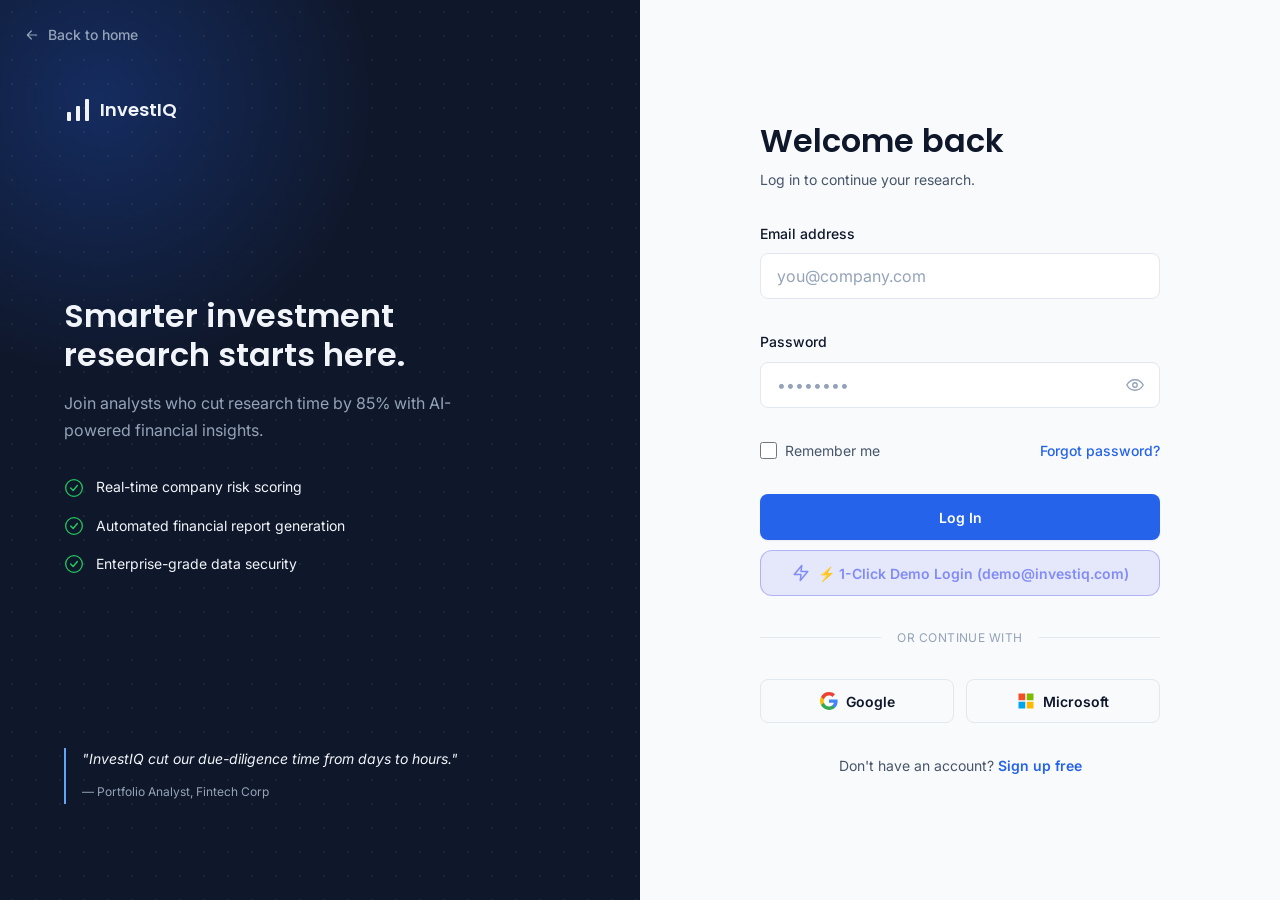
<file: saved-reports.html>
<!DOCTYPE html>
<html lang="en">
<head>
  <meta charset="UTF-8" />
  <meta name="viewport" content="width=device-width, initial-scale=1.0" />
  <title>Saved Reports — InvestIQ</title>
  <meta name="description" content="Browse, search, filter, and manage your saved AI-generated investment reports." />

  <link rel="preconnect" href="https://fonts.googleapis.com">
  <link rel="preconnect" href="https://fonts.gstatic.com" crossorigin>
  <link href="https://fonts.googleapis.com/css2?family=Inter:wght@400;500;600;700&family=Poppins:wght@500;600;700&display=swap" rel="stylesheet">

  <link rel="stylesheet" href="css/variables.css" />
  <link rel="stylesheet" href="css/base.css" />
  <link rel="stylesheet" href="css/dashboard.css" />
  <link rel="stylesheet" href="css/company-research.css" />
  <link rel="stylesheet" href="css/ai-analysis.css" />
  <link rel="stylesheet" href="css/saved-reports.css" />
</head>
<body>

  <div class="sidebar-backdrop" id="sidebarBackdrop"></div>

  <div class="dashboard-shell">

    <!-- ==========================================================
         SIDEBAR (same structure as other app pages, Saved Reports active)
         ========================================================== -->
    <aside class="sidebar" id="sidebar">
      <a href="index.html" class="sidebar__logo">
        <svg width="26" height="26" viewBox="0 0 28 28" fill="none" xmlns="http://www.w3.org/2000/svg" aria-hidden="true">
          <rect x="3" y="16" width="4" height="9" rx="1" fill="currentColor"/>
          <rect x="12" y="10" width="4" height="15" rx="1" fill="currentColor"/>
          <rect x="21" y="3" width="4" height="22" rx="1" fill="currentColor"/>
        </svg>
        <span class="sidebar__logo-text">InvestIQ</span>
      </a>

      <nav class="sidebar__group">
        <span class="sidebar__group-title">Workspace</span>
        <a href="dashboard.html" class="sidebar__link">
          <svg viewBox="0 0 24 24" fill="none" aria-hidden="true"><rect x="3" y="3" width="7" height="9" rx="1.5" stroke="currentColor" stroke-width="1.8"/><rect x="14" y="3" width="7" height="5" rx="1.5" stroke="currentColor" stroke-width="1.8"/><rect x="14" y="12" width="7" height="9" rx="1.5" stroke="currentColor" stroke-width="1.8"/><rect x="3" y="16" width="7" height="5" rx="1.5" stroke="currentColor" stroke-width="1.8"/></svg>
          <span>Dashboard</span>
        </a>
        <a href="company-research.html" class="sidebar__link">
          <svg viewBox="0 0 24 24" fill="none" aria-hidden="true"><circle cx="11" cy="11" r="7" stroke="currentColor" stroke-width="1.8"/><path d="m20 20-3.5-3.5" stroke="currentColor" stroke-width="1.8" stroke-linecap="round"/></svg>
          <span>Company Research</span>
        </a>
        <a href="ai-analysis.html" class="sidebar__link">
          <svg viewBox="0 0 24 24" fill="none" aria-hidden="true"><path d="M12 2 4 5v6c0 5.2 3.4 9 8 11 4.6-2 8-5.8 8-11V5l-8-3Z" stroke="currentColor" stroke-width="1.8" stroke-linejoin="round"/><path d="m9 12 2 2 4-4" stroke="currentColor" stroke-width="1.8" stroke-linecap="round" stroke-linejoin="round"/></svg>
          <span>AI Analysis</span>
        </a>
        <a href="investment-report.html" class="sidebar__link">
          <svg viewBox="0 0 24 24" fill="none" aria-hidden="true"><path d="M7 3h7l5 5v13H7V3Z" stroke="currentColor" stroke-width="1.8" stroke-linejoin="round"/><path d="M14 3v5h5M9 13h6M9 17h6" stroke="currentColor" stroke-width="1.8" stroke-linecap="round"/></svg>
          <span>Reports</span>
        </a>
        <a href="saved-reports.html" class="sidebar__link is-active" aria-current="page">
          <svg viewBox="0 0 24 24" fill="none" aria-hidden="true"><path d="M6 3h12v18l-6-4-6 4V3Z" stroke="currentColor" stroke-width="1.8" stroke-linejoin="round"/></svg>
          <span>Saved Reports</span>
        </a>
      </nav>

      <div class="sidebar__spacer"></div>

      <nav class="sidebar__group sidebar__footer">
        <span class="sidebar__group-title">Account</span>
        <a href="profile.html" class="sidebar__link">
          <svg viewBox="0 0 24 24" fill="none" aria-hidden="true"><circle cx="12" cy="8" r="4" stroke="currentColor" stroke-width="1.8"/><path d="M4 20c1.6-3.8 5-6 8-6s6.4 2.2 8 6" stroke="currentColor" stroke-width="1.8" stroke-linecap="round"/></svg>
          <span>Profile</span>
        </a>
        <a href="settings.html" class="sidebar__link">
          <svg viewBox="0 0 24 24" fill="none" aria-hidden="true"><circle cx="12" cy="12" r="3" stroke="currentColor" stroke-width="1.8"/><path d="M19 12a7 7 0 0 0-.1-1.2l2-1.6-2-3.4-2.4.9a7 7 0 0 0-2-1.2L14 3h-4l-.5 2.5a7 7 0 0 0-2 1.2l-2.4-.9-2 3.4 2 1.6a7 7 0 0 0 0 2.4l-2 1.6 2 3.4 2.4-.9a7 7 0 0 0 2 1.2L10 21h4l.5-2.5a7 7 0 0 0 2-1.2l2.4.9 2-3.4-2-1.6c.07-.4.1-.8.1-1.2Z" stroke="currentColor" stroke-width="1.5" stroke-linejoin="round"/></svg>
          <span>Settings</span>
        </a>
        <a href="help.html" class="sidebar__link">
          <svg viewBox="0 0 24 24" fill="none" aria-hidden="true"><circle cx="12" cy="12" r="10" stroke="currentColor" stroke-width="1.8"/><path d="M9.5 9a2.5 2.5 0 0 1 4.9.8c0 1.7-2.4 1.7-2.4 3.5" stroke="currentColor" stroke-width="1.8" stroke-linecap="round"/><circle cx="12" cy="16.5" r="0.9" fill="currentColor"/></svg>
          <span>Help</span>
        </a>
        <a href="index.html" class="sidebar__link sidebar__link--logout">
          <svg viewBox="0 0 24 24" fill="none" aria-hidden="true"><path d="M9 21H5a2 2 0 0 1-2-2V5a2 2 0 0 1 2-2h4" stroke="currentColor" stroke-width="1.8" stroke-linecap="round" stroke-linejoin="round"/><path d="M16 17l5-5-5-5M21 12H9" stroke="currentColor" stroke-width="1.8" stroke-linecap="round" stroke-linejoin="round"/></svg>
          <span>Logout</span>
        </a>
      </nav>
    </aside>

    <!-- ==========================================================
         CONTENT COLUMN
         ========================================================== -->
    <div class="dashboard-content">

      <!-- TOPBAR (same structure as other app pages) -->
      <header class="topbar">
        <button class="topbar__toggle" id="sidebarToggle" aria-label="Toggle sidebar" aria-expanded="false">
          <svg viewBox="0 0 24 24" fill="none" aria-hidden="true" width="20" height="20"><path d="M4 6h16M4 12h16M4 18h16" stroke="currentColor" stroke-width="1.8" stroke-linecap="round"/></svg>
        </button>

        <div class="topbar__search">
          <svg viewBox="0 0 24 24" fill="none" aria-hidden="true"><circle cx="11" cy="11" r="7" stroke="currentColor" stroke-width="1.8"/><path d="m20 20-3.5-3.5" stroke="currentColor" stroke-width="1.8" stroke-linecap="round"/></svg>
          <input type="search" placeholder="Search companies, reports, tickers..." aria-label="Search" />
        </div>

        <div class="topbar__spacer"></div>

        <span class="topbar__date" id="topbarDate"></span>

        <div class="topbar__actions">
          <div class="dropdown" data-dropdown>
            <button class="topbar__icon-btn" data-dropdown-trigger aria-label="Notifications" aria-expanded="false" aria-haspopup="true">
              <svg viewBox="0 0 24 24" fill="none" aria-hidden="true"><path d="M6 8a6 6 0 1 1 12 0c0 4 1.5 5.5 2 6H4c.5-.5 2-2 2-6Z" stroke="currentColor" stroke-width="1.7" stroke-linejoin="round"/><path d="M10 20a2 2 0 0 0 4 0" stroke="currentColor" stroke-width="1.7" stroke-linecap="round"/></svg>
              <span class="topbar__badge" aria-hidden="true"></span>
            </button>
            <div class="dropdown__panel" role="menu">
              <div class="dropdown__header">
                Notifications
                <a href="#">Mark all read</a>
              </div>
              <div class="notification-item">
                <span class="notification-item__dot"></span>
                <div>
                  <div class="notification-item__title">Risk score updated for NVIDIA Corp.</div>
                  <div class="notification-item__time">12 minutes ago</div>
                </div>
              </div>
              <div class="notification-item">
                <span class="notification-item__dot"></span>
                <div>
                  <div class="notification-item__title">Your Tesla Inc. report is ready to view.</div>
                  <div class="notification-item__time">1 hour ago</div>
                </div>
              </div>
              <div class="notification-item">
                <span class="notification-item__dot"></span>
                <div>
                  <div class="notification-item__title">Weekly market summary is available.</div>
                  <div class="notification-item__time">Yesterday</div>
                </div>
              </div>
            </div>
          </div>

          <div class="dropdown" data-dropdown>
            <button class="user-trigger" data-dropdown-trigger aria-label="Account menu" aria-expanded="false" aria-haspopup="true">
              <span class="user-avatar">AS</span>
              <span class="user-trigger__name">Aditi Sharma</span>
              <svg viewBox="0 0 24 24" fill="none" aria-hidden="true"><path d="m6 9 6 6 6-6" stroke="currentColor" stroke-width="1.8" stroke-linecap="round" stroke-linejoin="round"/></svg>
            </button>
            <div class="dropdown__panel user-menu" role="menu">
              <div class="user-menu__identity">
                <span class="user-avatar">AS</span>
                <div>
                  <div class="user-menu__identity-name">Aditi Sharma</div>
                  <div class="user-menu__identity-email">aditi.sharma@investiq.com</div>
                </div>
              </div>
              <a href="#" class="dropdown-link">
                <svg viewBox="0 0 24 24" fill="none" aria-hidden="true"><circle cx="12" cy="8" r="4" stroke="currentColor" stroke-width="1.8"/><path d="M4 20c1.6-3.8 5-6 8-6s6.4 2.2 8 6" stroke="currentColor" stroke-width="1.8" stroke-linecap="round"/></svg>
                Profile
              </a>
              <a href="#" class="dropdown-link">
                <svg viewBox="0 0 24 24" fill="none" aria-hidden="true"><circle cx="12" cy="12" r="3" stroke="currentColor" stroke-width="1.8"/><path d="M19 12a7 7 0 0 0-.1-1.2l2-1.6-2-3.4-2.4.9a7 7 0 0 0-2-1.2L14 3h-4l-.5 2.5a7 7 0 0 0-2 1.2l-2.4-.9-2 3.4 2 1.6a7 7 0 0 0 0 2.4l-2 1.6 2 3.4 2.4-.9a7 7 0 0 0 2 1.2L10 21h4l.5-2.5a7 7 0 0 0 2-1.2l2.4.9 2-3.4-2-1.6c.07-.4.1-.8.1-1.2Z" stroke="currentColor" stroke-width="1.5" stroke-linejoin="round"/></svg>
                Settings
              </a>
              <div class="dropdown-divider"></div>
              <a href="index.html" class="dropdown-link dropdown-link--danger">
                <svg viewBox="0 0 24 24" fill="none" aria-hidden="true"><path d="M9 21H5a2 2 0 0 1-2-2V5a2 2 0 0 1 2-2h4" stroke="currentColor" stroke-width="1.8" stroke-linecap="round" stroke-linejoin="round"/><path d="M16 17l5-5-5-5M21 12H9" stroke="currentColor" stroke-width="1.8" stroke-linecap="round" stroke-linejoin="round"/></svg>
                Logout
              </a>
            </div>
          </div>
        </div>
      </header>

      <!-- BODY -->
      <div class="dashboard-body dashboard-body--single">
        <main class="dashboard-main">

          <!-- ==========================================================
               PAGE HEADER
               ========================================================== -->
          <section class="welcome">
            <div>
              <h1 class="welcome__title">Saved Reports</h1>
              <p class="welcome__subtitle">All the AI-generated investment reports you've saved for later review.</p>
            </div>
          </section>

          <!-- ==========================================================
               SEARCH + FILTER + SORT TOOLBAR
               ========================================================== -->
          <section class="panel saved-reports-toolbar" aria-label="Search and filter saved reports">
            <div class="saved-reports-toolbar__search">
              <svg viewBox="0 0 24 24" fill="none" aria-hidden="true"><circle cx="11" cy="11" r="7" stroke="currentColor" stroke-width="1.8"/><path d="m20 20-3.5-3.5" stroke="currentColor" stroke-width="1.8" stroke-linecap="round"/></svg>
              <input type="search" id="savedReportsSearch" placeholder="Search saved reports by company or ticker..." aria-label="Search saved reports" />
            </div>

            <div class="saved-reports-toolbar__filters" role="group" aria-label="Filter by recommendation">
              <button type="button" class="filter-chip is-active" data-filter="all">All</button>
              <button type="button" class="filter-chip" data-filter="buy">Buy</button>
              <button type="button" class="filter-chip" data-filter="hold">Hold</button>
              <button type="button" class="filter-chip" data-filter="sell">Sell</button>
            </div>

            <div class="saved-reports-toolbar__sort">
              <label for="savedReportsSort" class="saved-reports-toolbar__sort-label">Sort by</label>
              <select id="savedReportsSort" class="saved-reports-toolbar__select">
                <option value="recent">Most Recent</option>
                <option value="oldest">Oldest First</option>
                <option value="score-high">AI Score: High to Low</option>
                <option value="score-low">AI Score: Low to High</option>
                <option value="name">Company Name (A–Z)</option>
              </select>
            </div>
          </section>

          <!-- ==========================================================
               REPORT CARDS
               ========================================================== -->
          <section class="saved-reports-grid" aria-label="Saved reports" id="savedReportsGrid">

          </section>

          <!-- ==========================================================
               EMPTY STATE
               Hidden by default; shown by JS when a search/filter
               combination matches zero saved reports.
               ========================================================== -->
          <section class="empty-state" id="savedReportsEmpty" hidden>
            <div class="empty-state__icon">
              <svg viewBox="0 0 24 24" fill="none" aria-hidden="true"><path d="M6 3h12v18l-6-4-6 4V3Z" stroke="currentColor" stroke-width="1.6" stroke-linejoin="round"/></svg>
            </div>
            <h2 class="empty-state__title">No saved reports found</h2>
            <p class="empty-state__desc">Try adjusting your search or filters, or save a new report from any company's AI Analysis page.</p>
            <a href="company-research.html" class="btn btn-primary">
              <span class="btn-label">Research a Company</span>
            </a>
          </section>

        </main>
      </div>
    </div>
  </div>

  <script src="js/config.js" defer></script>
  <script src="js/dashboard.js" defer></script>
  <script src="js/saved-reports.js" defer></script>
</body>
</html>
</file>
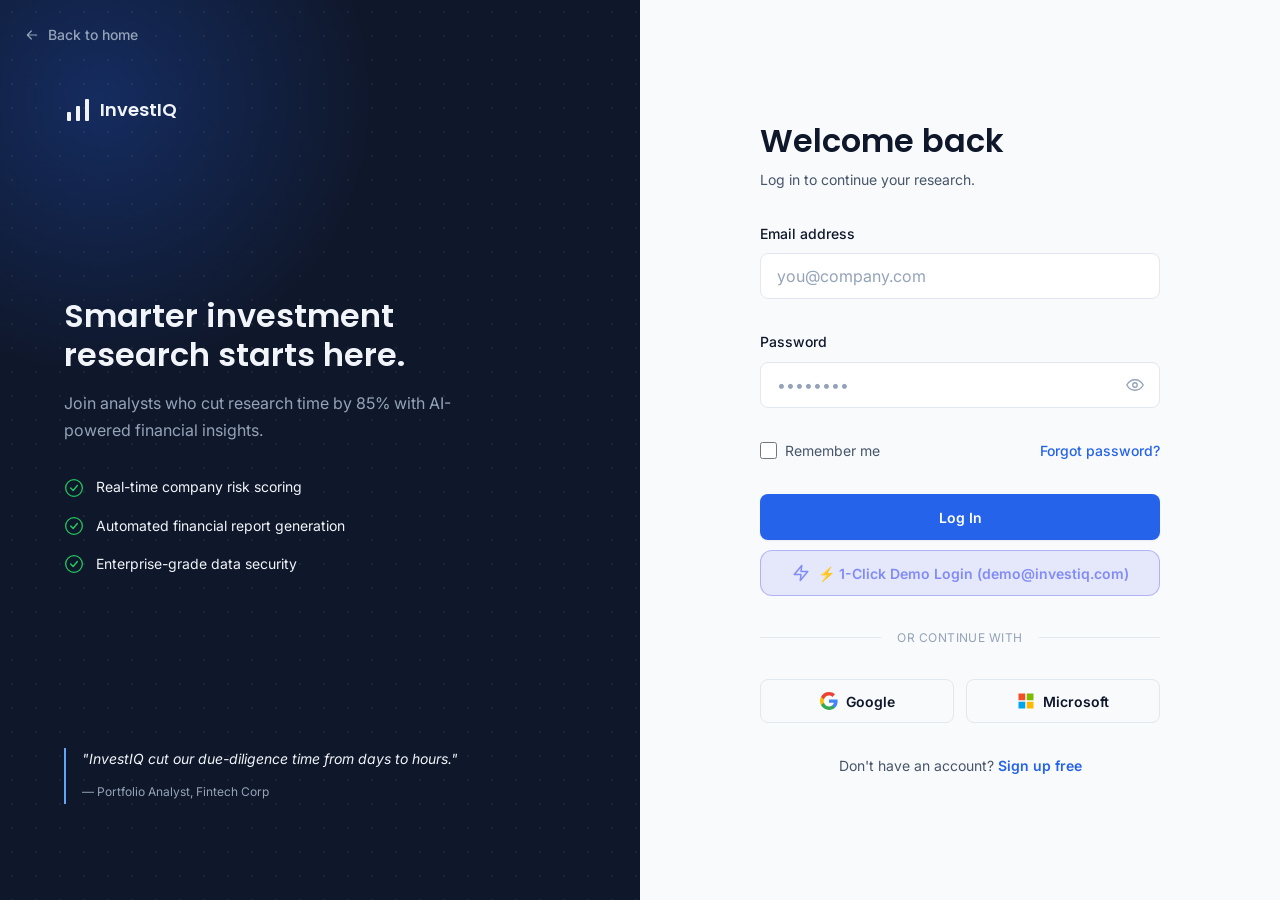
<file: settings.html>
<!DOCTYPE html>
<html lang="en">
<head>
  <meta charset="UTF-8" />
  <meta name="viewport" content="width=device-width, initial-scale=1.0" />
  <title>Settings — InvestIQ</title>
  <meta name="description" content="Manage your InvestIQ account, security, notification, and AI analysis preferences." />

  <link rel="preconnect" href="https://fonts.googleapis.com">
  <link rel="preconnect" href="https://fonts.gstatic.com" crossorigin>
  <link href="https://fonts.googleapis.com/css2?family=Inter:wght@400;500;600;700&family=Poppins:wght@500;600;700&display=swap" rel="stylesheet">

  <link rel="stylesheet" href="css/variables.css" />
  <link rel="stylesheet" href="css/base.css" />
  <link rel="stylesheet" href="css/dashboard.css" />
  <link rel="stylesheet" href="css/auth.css" />
  <link rel="stylesheet" href="css/profile.css" />
  <link rel="stylesheet" href="css/settings.css" />
</head>
<body>

  <div class="sidebar-backdrop" id="sidebarBackdrop"></div>

  <div class="dashboard-shell">

    <aside class="sidebar" id="sidebar">
      <a href="index.html" class="sidebar__logo">
        <svg width="26" height="26" viewBox="0 0 28 28" fill="none" xmlns="http://www.w3.org/2000/svg" aria-hidden="true">
          <rect x="3" y="16" width="4" height="9" rx="1" fill="currentColor"/>
          <rect x="12" y="10" width="4" height="15" rx="1" fill="currentColor"/>
          <rect x="21" y="3" width="4" height="22" rx="1" fill="currentColor"/>
        </svg>
        <span class="sidebar__logo-text">InvestIQ</span>
      </a>

      <nav class="sidebar__group">
        <span class="sidebar__group-title">Workspace</span>
        <a href="dashboard.html" class="sidebar__link">
          <svg viewBox="0 0 24 24" fill="none" aria-hidden="true"><rect x="3" y="3" width="7" height="9" rx="1.5" stroke="currentColor" stroke-width="1.8"/><rect x="14" y="3" width="7" height="5" rx="1.5" stroke="currentColor" stroke-width="1.8"/><rect x="14" y="12" width="7" height="9" rx="1.5" stroke="currentColor" stroke-width="1.8"/><rect x="3" y="16" width="7" height="5" rx="1.5" stroke="currentColor" stroke-width="1.8"/></svg>
          <span>Dashboard</span>
        </a>
        <a href="company-research.html" class="sidebar__link">
          <svg viewBox="0 0 24 24" fill="none" aria-hidden="true"><circle cx="11" cy="11" r="7" stroke="currentColor" stroke-width="1.8"/><path d="m20 20-3.5-3.5" stroke="currentColor" stroke-width="1.8" stroke-linecap="round"/></svg>
          <span>Company Research</span>
        </a>
        <a href="ai-analysis.html" class="sidebar__link">
          <svg viewBox="0 0 24 24" fill="none" aria-hidden="true"><path d="M12 2 4 5v6c0 5.2 3.4 9 8 11 4.6-2 8-5.8 8-11V5l-8-3Z" stroke="currentColor" stroke-width="1.8" stroke-linejoin="round"/><path d="m9 12 2 2 4-4" stroke="currentColor" stroke-width="1.8" stroke-linecap="round" stroke-linejoin="round"/></svg>
          <span>AI Analysis</span>
        </a>
        <a href="investment-report.html" class="sidebar__link">
          <svg viewBox="0 0 24 24" fill="none" aria-hidden="true"><path d="M7 3h7l5 5v13H7V3Z" stroke="currentColor" stroke-width="1.8" stroke-linejoin="round"/><path d="M14 3v5h5M9 13h6M9 17h6" stroke="currentColor" stroke-width="1.8" stroke-linecap="round"/></svg>
          <span>Reports</span>
        </a>
        <a href="saved-reports.html" class="sidebar__link">
          <svg viewBox="0 0 24 24" fill="none" aria-hidden="true"><path d="M6 3h12v18l-6-4-6 4V3Z" stroke="currentColor" stroke-width="1.8" stroke-linejoin="round"/></svg>
          <span>Saved Reports</span>
        </a>
      </nav>

      <div class="sidebar__spacer"></div>

      <nav class="sidebar__group sidebar__footer">
        <span class="sidebar__group-title">Account</span>
        <a href="profile.html" class="sidebar__link">
          <svg viewBox="0 0 24 24" fill="none" aria-hidden="true"><circle cx="12" cy="8" r="4" stroke="currentColor" stroke-width="1.8"/><path d="M4 20c1.6-3.8 5-6 8-6s6.4 2.2 8 6" stroke="currentColor" stroke-width="1.8" stroke-linecap="round"/></svg>
          <span>Profile</span>
        </a>
        <a href="settings.html" class="sidebar__link is-active" aria-current="page">
          <svg viewBox="0 0 24 24" fill="none" aria-hidden="true"><circle cx="12" cy="12" r="3" stroke="currentColor" stroke-width="1.8"/><path d="M19 12a7 7 0 0 0-.1-1.2l2-1.6-2-3.4-2.4.9a7 7 0 0 0-2-1.2L14 3h-4l-.5 2.5a7 7 0 0 0-2 1.2l-2.4-.9-2 3.4 2 1.6a7 7 0 0 0 0 2.4l-2 1.6 2 3.4 2.4-.9a7 7 0 0 0 2 1.2L10 21h4l.5-2.5a7 7 0 0 0 2-1.2l2.4.9 2-3.4-2-1.6c.07-.4.1-.8.1-1.2Z" stroke="currentColor" stroke-width="1.5" stroke-linejoin="round"/></svg>
          <span>Settings</span>
        </a>
        <a href="help.html" class="sidebar__link">
          <svg viewBox="0 0 24 24" fill="none" aria-hidden="true"><circle cx="12" cy="12" r="10" stroke="currentColor" stroke-width="1.8"/><path d="M9.5 9a2.5 2.5 0 0 1 4.9.8c0 1.7-2.4 1.7-2.4 3.5" stroke="currentColor" stroke-width="1.8" stroke-linecap="round"/><circle cx="12" cy="16.5" r="0.9" fill="currentColor"/></svg>
          <span>Help</span>
        </a>
        <a href="index.html" class="sidebar__link sidebar__link--logout">
          <svg viewBox="0 0 24 24" fill="none" aria-hidden="true"><path d="M9 21H5a2 2 0 0 1-2-2V5a2 2 0 0 1 2-2h4" stroke="currentColor" stroke-width="1.8" stroke-linecap="round" stroke-linejoin="round"/><path d="M16 17l5-5-5-5M21 12H9" stroke="currentColor" stroke-width="1.8" stroke-linecap="round" stroke-linejoin="round"/></svg>
          <span>Logout</span>
        </a>
      </nav>
    </aside>

    <div class="dashboard-content">

      <header class="topbar">
        <button class="topbar__toggle" id="sidebarToggle" aria-label="Toggle sidebar" aria-expanded="false">
          <svg viewBox="0 0 24 24" fill="none" aria-hidden="true" width="20" height="20"><path d="M4 6h16M4 12h16M4 18h16" stroke="currentColor" stroke-width="1.8" stroke-linecap="round"/></svg>
        </button>

        <div class="topbar__search">
          <svg viewBox="0 0 24 24" fill="none" aria-hidden="true"><circle cx="11" cy="11" r="7" stroke="currentColor" stroke-width="1.8"/><path d="m20 20-3.5-3.5" stroke="currentColor" stroke-width="1.8" stroke-linecap="round"/></svg>
          <input type="search" placeholder="Search companies, reports, tickers..." aria-label="Search" />
        </div>

        <div class="topbar__spacer"></div>

        <span class="topbar__date" id="topbarDate"></span>

        <div class="topbar__actions">
          <div class="dropdown" data-dropdown>
            <button class="topbar__icon-btn" data-dropdown-trigger aria-label="Notifications" aria-expanded="false" aria-haspopup="true">
              <svg viewBox="0 0 24 24" fill="none" aria-hidden="true"><path d="M6 8a6 6 0 1 1 12 0c0 4 1.5 5.5 2 6H4c.5-.5 2-2 2-6Z" stroke="currentColor" stroke-width="1.7" stroke-linejoin="round"/><path d="M10 20a2 2 0 0 0 4 0" stroke="currentColor" stroke-width="1.7" stroke-linecap="round"/></svg>
              <span class="topbar__badge" aria-hidden="true"></span>
            </button>
            <div class="dropdown__panel" role="menu">
              <div class="dropdown__header">
                Notifications
                <a href="#">Mark all read</a>
              </div>
              <div class="notification-item">
                <span class="notification-item__dot"></span>
                <div>
                  <div class="notification-item__title">Risk score updated for NVIDIA Corp.</div>
                  <div class="notification-item__time">12 minutes ago</div>
                </div>
              </div>
              <div class="notification-item">
                <span class="notification-item__dot"></span>
                <div>
                  <div class="notification-item__title">Your Tesla Inc. report is ready to view.</div>
                  <div class="notification-item__time">1 hour ago</div>
                </div>
              </div>
              <div class="notification-item">
                <span class="notification-item__dot"></span>
                <div>
                  <div class="notification-item__title">Weekly market summary is available.</div>
                  <div class="notification-item__time">Yesterday</div>
                </div>
              </div>
            </div>
          </div>

          <div class="dropdown" data-dropdown>
            <button class="user-trigger" data-dropdown-trigger aria-label="Account menu" aria-expanded="false" aria-haspopup="true">
              <span class="user-avatar">AS</span>
              <span class="user-trigger__name">Aditi Sharma</span>
              <svg viewBox="0 0 24 24" fill="none" aria-hidden="true"><path d="m6 9 6 6 6-6" stroke="currentColor" stroke-width="1.8" stroke-linecap="round" stroke-linejoin="round"/></svg>
            </button>
            <div class="dropdown__panel user-menu" role="menu">
              <div class="user-menu__identity">
                <span class="user-avatar">AS</span>
                <div>
                  <div class="user-menu__identity-name">Aditi Sharma</div>
                  <div class="user-menu__identity-email">aditi.sharma@investiq.com</div>
                </div>
              </div>
              <a href="profile.html" class="dropdown-link">
                <svg viewBox="0 0 24 24" fill="none" aria-hidden="true"><circle cx="12" cy="8" r="4" stroke="currentColor" stroke-width="1.8"/><path d="M4 20c1.6-3.8 5-6 8-6s6.4 2.2 8 6" stroke="currentColor" stroke-width="1.8" stroke-linecap="round"/></svg>
                Profile
              </a>
              <a href="settings.html" class="dropdown-link">
                <svg viewBox="0 0 24 24" fill="none" aria-hidden="true"><circle cx="12" cy="12" r="3" stroke="currentColor" stroke-width="1.8"/><path d="M19 12a7 7 0 0 0-.1-1.2l2-1.6-2-3.4-2.4.9a7 7 0 0 0-2-1.2L14 3h-4l-.5 2.5a7 7 0 0 0-2 1.2l-2.4-.9-2 3.4 2 1.6a7 7 0 0 0 0 2.4l-2 1.6 2 3.4 2.4-.9a7 7 0 0 0 2 1.2L10 21h4l.5-2.5a7 7 0 0 0 2-1.2l2.4.9 2-3.4-2-1.6c.07-.4.1-.8.1-1.2Z" stroke="currentColor" stroke-width="1.5" stroke-linejoin="round"/></svg>
                Settings
              </a>
              <div class="dropdown-divider"></div>
              <a href="index.html" class="dropdown-link dropdown-link--danger">
                <svg viewBox="0 0 24 24" fill="none" aria-hidden="true"><path d="M9 21H5a2 2 0 0 1-2-2V5a2 2 0 0 1 2-2h4" stroke="currentColor" stroke-width="1.8" stroke-linecap="round" stroke-linejoin="round"/><path d="M16 17l5-5-5-5M21 12H9" stroke="currentColor" stroke-width="1.8" stroke-linecap="round" stroke-linejoin="round"/></svg>
                Logout
              </a>
            </div>
          </div>
        </div>
      </header>

      <div class="dashboard-body dashboard-body--single">
        <main class="dashboard-main">

          <section class="welcome">
            <div>
              <h1 class="welcome__title">Settings</h1>
              <p class="welcome__subtitle">Manage your account, security, notifications, and AI analysis preferences.</p>
            </div>
          </section>

          <form id="settingsForm" novalidate>

            <!-- ==========================================================
                 ACCOUNT SETTINGS
                 ========================================================== -->
            <section class="panel settings-section" aria-label="Account settings">
              <div class="panel__head">
                <h2 class="panel__title">Account Settings</h2>
              </div>
              <div class="settings-section__grid">
                <div class="form-group">
                  <label for="settingsEmail">Email Address</label>
                  <div class="input-wrap">
                    <input class="form-input" type="email" id="settingsEmail" name="email" value="" />
                  </div>
                </div>
                <div class="form-group">
                  <label for="settingsUsername">Username <span class="badge badge--medium" style="font-size:0.7rem;">Local only</span></label>
                  <div class="input-wrap">
                    <input class="form-input" type="text" id="settingsUsername" name="username" value="" data-no-persist />
                  </div>
                </div>
                <div class="form-group">
                  <label for="settingsPlan">Subscription Plan</label>
                  <div class="input-wrap">
                    <input class="form-input" type="text" id="settingsPlan" name="plan" value="Not available in this MVP" readonly />
                  </div>
                </div>
              </div>
              <div class="settings-section__danger">
                <div>
                  <h3 class="settings-section__danger-title">Deactivate Account</h3>
                  <p class="settings-section__danger-desc">Full account deactivation isn't available yet. This signs you out of your current session.</p>
                </div>
                <button type="button" class="btn btn-ghost settings-section__danger-btn" data-action="deactivate-account">
                  <span class="btn-label">Sign Out</span>
                </button>
              </div>
            </section>

            <!-- ==========================================================
                 SECURITY SETTINGS
                 ========================================================== -->
            <section class="panel settings-section" aria-label="Security settings">
              <div class="panel__head">
                <h2 class="panel__title">Security Settings</h2>
              </div>
              <div class="settings-section__grid">
                <div class="form-group">
                  <label for="currentPassword">Current Password</label>
                  <div class="input-wrap">
                    <input class="form-input" type="password" id="currentPassword" name="currentPassword" placeholder="••••••••" autocomplete="current-password" />
                    <button type="button" class="input-icon-btn" data-toggle-password="currentPassword" aria-label="Show password">
                      <svg class="icon-eye" viewBox="0 0 24 24" fill="none" aria-hidden="true"><path d="M1 12s4-7 11-7 11 7 11 7-4 7-11 7-11-7-11-7Z" stroke="currentColor" stroke-width="1.8" stroke-linejoin="round"/><circle cx="12" cy="12" r="3" stroke="currentColor" stroke-width="1.8"/></svg>
                      <svg class="icon-eye-off" viewBox="0 0 24 24" fill="none" aria-hidden="true"><path d="M3 3l18 18M10.6 10.6a3 3 0 0 0 4.24 4.24M9.9 5.2A11 11 0 0 1 12 5c7 0 11 7 11 7a13.5 13.5 0 0 1-3.1 3.8M6.2 6.2A13.6 13.6 0 0 0 1 12s4 7 11 7c1.3 0 2.5-.2 3.6-.6" stroke="currentColor" stroke-width="1.8" stroke-linecap="round" stroke-linejoin="round"/></svg>
                    </button>
                  </div>
                </div>
                <div class="form-group">
                  <label for="newPassword">New Password</label>
                  <div class="input-wrap">
                    <input class="form-input" type="password" id="newPassword" name="newPassword" placeholder="••••••••" autocomplete="new-password" />
                    <button type="button" class="input-icon-btn" data-toggle-password="newPassword" aria-label="Show password">
                      <svg class="icon-eye" viewBox="0 0 24 24" fill="none" aria-hidden="true"><path d="M1 12s4-7 11-7 11 7 11 7-4 7-11 7-11-7-11-7Z" stroke="currentColor" stroke-width="1.8" stroke-linejoin="round"/><circle cx="12" cy="12" r="3" stroke="currentColor" stroke-width="1.8"/></svg>
                      <svg class="icon-eye-off" viewBox="0 0 24 24" fill="none" aria-hidden="true"><path d="M3 3l18 18M10.6 10.6a3 3 0 0 0 4.24 4.24M9.9 5.2A11 11 0 0 1 12 5c7 0 11 7 11 7a13.5 13.5 0 0 1-3.1 3.8M6.2 6.2A13.6 13.6 0 0 0 1 12s4 7 11 7c1.3 0 2.5-.2 3.6-.6" stroke="currentColor" stroke-width="1.8" stroke-linecap="round" stroke-linejoin="round"/></svg>
                    </button>
                  </div>
                </div>
                <div class="form-group">
                  <label for="confirmNewPassword">Confirm New Password</label>
                  <div class="input-wrap">
                    <input class="form-input" type="password" id="confirmNewPassword" name="confirmNewPassword" placeholder="••••••••" autocomplete="new-password" />
                    <button type="button" class="input-icon-btn" data-toggle-password="confirmNewPassword" aria-label="Show password">
                      <svg class="icon-eye" viewBox="0 0 24 24" fill="none" aria-hidden="true"><path d="M1 12s4-7 11-7 11 7 11 7-4 7-11 7-11-7-11-7Z" stroke="currentColor" stroke-width="1.8" stroke-linejoin="round"/><circle cx="12" cy="12" r="3" stroke="currentColor" stroke-width="1.8"/></svg>
                      <svg class="icon-eye-off" viewBox="0 0 24 24" fill="none" aria-hidden="true"><path d="M3 3l18 18M10.6 10.6a3 3 0 0 0 4.24 4.24M9.9 5.2A11 11 0 0 1 12 5c7 0 11 7 11 7a13.5 13.5 0 0 1-3.1 3.8M6.2 6.2A13.6 13.6 0 0 0 1 12s4 7 11 7c1.3 0 2.5-.2 3.6-.6" stroke="currentColor" stroke-width="1.8" stroke-linecap="round" stroke-linejoin="round"/></svg>
                    </button>
                  </div>
                </div>
              </div>

              <div class="settings-toggle-list">
                <label class="toggle-switch">
                  <input type="checkbox" id="twoFactorAuth" name="twoFactorAuth" checked />
                  <span class="toggle-switch__track"><span class="toggle-switch__thumb"></span></span>
                  <span class="toggle-switch__text">
                    <span class="toggle-switch__title">Two-Factor Authentication</span>
                    <span class="toggle-switch__desc">Require a verification code in addition to your password when logging in.</span>
                  </span>
                </label>
              </div>

              <div class="settings-section__danger">
                <div>
                  <h3 class="settings-section__danger-title">Active Sessions</h3>
                  <p class="settings-section__danger-desc">Session tracking across devices isn't available yet.</p>
                </div>
                <button type="button" class="btn btn-ghost settings-section__danger-btn" data-action="logout-sessions" disabled title="Coming soon">
                  <span class="btn-label">Log Out Other Sessions (Coming Soon)</span>
                </button>
              </div>
            </section>

            <!-- ==========================================================
                 NOTIFICATION PREFERENCES
                 ========================================================== -->
            <section class="panel settings-section" aria-label="Notification preferences">
              <div class="panel__head">
                <h2 class="panel__title">Notification Preferences</h2>
              </div>
              <div class="settings-toggle-list">
                <label class="toggle-switch">
                  <input type="checkbox" name="notifyEmail" checked />
                  <span class="toggle-switch__track"><span class="toggle-switch__thumb"></span></span>
                  <span class="toggle-switch__text">
                    <span class="toggle-switch__title">Email Notifications</span>
                    <span class="toggle-switch__desc">Receive important account and research updates by email.</span>
                  </span>
                </label>
                <label class="toggle-switch">
                  <input type="checkbox" name="notifyPush" checked />
                  <span class="toggle-switch__track"><span class="toggle-switch__thumb"></span></span>
                  <span class="toggle-switch__text">
                    <span class="toggle-switch__title">Push Notifications</span>
                    <span class="toggle-switch__desc">Get real-time alerts in your browser while InvestIQ is open.</span>
                  </span>
                </label>
                <label class="toggle-switch">
                  <input type="checkbox" name="notifyWeeklySummary" checked />
                  <span class="toggle-switch__track"><span class="toggle-switch__thumb"></span></span>
                  <span class="toggle-switch__text">
                    <span class="toggle-switch__title">Weekly Market Summary</span>
                    <span class="toggle-switch__desc">A digest of market movement and portfolio-relevant news every Monday.</span>
                  </span>
                </label>
                <label class="toggle-switch">
                  <input type="checkbox" name="notifyReportReady" checked />
                  <span class="toggle-switch__track"><span class="toggle-switch__thumb"></span></span>
                  <span class="toggle-switch__text">
                    <span class="toggle-switch__title">Report Ready Alerts</span>
                    <span class="toggle-switch__desc">Notify me when an AI-generated report finishes processing.</span>
                  </span>
                </label>
                <label class="toggle-switch">
                  <input type="checkbox" name="notifyRiskChange" />
                  <span class="toggle-switch__track"><span class="toggle-switch__thumb"></span></span>
                  <span class="toggle-switch__text">
                    <span class="toggle-switch__title">Risk Score Changes</span>
                    <span class="toggle-switch__desc">Alert me when a saved company's risk score changes significantly.</span>
                  </span>
                </label>
              </div>
            </section>

            <!-- ==========================================================
                 THEME
                 ========================================================== -->
            <section class="panel settings-section" aria-label="Theme preference">
              <div class="panel__head">
                <h2 class="panel__title">Theme</h2>
              </div>
              <div class="theme-options" role="radiogroup" aria-label="Theme">
                <label class="theme-option">
                  <input type="radio" name="theme" value="light" checked />
                  <span class="theme-option__swatch theme-option__swatch--light" aria-hidden="true"></span>
                  <span class="theme-option__label">Light</span>
                </label>
                <label class="theme-option theme-option--disabled">
                  <input type="radio" name="theme" value="dark" disabled />
                  <span class="theme-option__swatch theme-option__swatch--dark" aria-hidden="true"></span>
                  <span class="theme-option__label">Dark <span class="badge badge--medium">Coming Soon</span></span>
                </label>
              </div>
            </section>

            <!-- ==========================================================
                 CURRENCY + LANGUAGE
                 ========================================================== -->
            <section class="panel settings-section" aria-label="Currency and language preferences">
              <div class="panel__head">
                <h2 class="panel__title">Currency &amp; Language</h2>
              </div>
              <div class="settings-section__grid">
                <div class="form-group">
                  <label for="settingsCurrency">Currency Preference</label>
                  <div class="input-wrap">
                    <select class="form-input" id="settingsCurrency" name="currency">
                      <option value="USD">USD — US Dollar</option>
                      <option value="INR" selected>INR — Indian Rupee</option>
                      <option value="EUR">EUR — Euro</option>
                      <option value="GBP">GBP — British Pound</option>
                      <option value="JPY">JPY — Japanese Yen</option>
                    </select>
                  </div>
                </div>
                <div class="form-group">
                  <label for="settingsLanguage">Language Preference</label>
                  <div class="input-wrap">
                    <select class="form-input" id="settingsLanguage" name="language">
                      <option value="en" selected>English</option>
                      <option value="hi">Hindi</option>
                      <option value="es">Spanish</option>
                      <option value="fr">French</option>
                      <option value="de">German</option>
                    </select>
                  </div>
                </div>
              </div>
            </section>

            <!-- ==========================================================
                 AI ANALYSIS PREFERENCES
                 ========================================================== -->
            <section class="panel settings-section" aria-label="AI analysis preferences">
              <div class="panel__head">
                <h2 class="panel__title">AI Analysis Preferences</h2>
                <span class="eyebrow">
                  <svg width="12" height="12" viewBox="0 0 12 12" fill="none" aria-hidden="true"><circle cx="6" cy="6" r="6" fill="currentColor"/></svg>
                  Personalization
                </span>
              </div>
              <div class="settings-section__grid">
                <div class="form-group">
                  <label for="riskTolerance">Default Risk Tolerance</label>
                  <div class="input-wrap">
                    <select class="form-input" id="riskTolerance" name="riskTolerance">
                      <option value="conservative">Conservative</option>
                      <option value="balanced" selected>Balanced</option>
                      <option value="aggressive">Aggressive</option>
                    </select>
                  </div>
                </div>
                <div class="form-group">
                  <label for="investmentHorizon">Default Investment Horizon</label>
                  <div class="input-wrap">
                    <select class="form-input" id="investmentHorizon" name="investmentHorizon">
                      <option value="short">Short Term (&lt; 1 Year)</option>
                      <option value="medium" selected>Medium Term (1–3 Years)</option>
                      <option value="long">Long Term (3+ Years)</option>
                    </select>
                  </div>
                </div>
                <div class="form-group">
                  <label for="confidenceThreshold">Minimum AI Confidence Threshold</label>
                  <div class="input-wrap">
                    <select class="form-input" id="confidenceThreshold" name="confidenceThreshold">
                      <option value="60">60%</option>
                      <option value="70" selected>70%</option>
                      <option value="80">80%</option>
                      <option value="90">90%</option>
                    </select>
                  </div>
                </div>
              </div>

              <div class="settings-toggle-list">
                <label class="toggle-switch">
                  <input type="checkbox" name="includeSmallCap" />
                  <span class="toggle-switch__track"><span class="toggle-switch__thumb"></span></span>
                  <span class="toggle-switch__text">
                    <span class="toggle-switch__title">Include Speculative Small-Cap Companies</span>
                    <span class="toggle-switch__desc">Allow AI Analysis to surface higher-volatility small-cap opportunities.</span>
                  </span>
                </label>
                <label class="toggle-switch">
                  <input type="checkbox" name="confidenceAlerts" checked />
                  <span class="toggle-switch__track"><span class="toggle-switch__thumb"></span></span>
                  <span class="toggle-switch__text">
                    <span class="toggle-switch__title">AI Confidence Threshold Alerts</span>
                    <span class="toggle-switch__desc">Notify me when a recommendation's confidence drops below your threshold.</span>
                  </span>
                </label>
              </div>
            </section>

            <!-- ==========================================================
                 SAVE / RESET ACTIONS
                 ========================================================== -->
            <section class="settings-actions" aria-label="Settings actions">
              <button type="submit" class="btn btn-primary" data-action="save-settings">
                <span class="btn-label">Save Settings</span>
              </button>
              <button type="button" class="btn btn-ghost" data-action="reset-settings">
                <span class="btn-label">Reset to Default</span>
              </button>
            </section>

          </form>

        </main>
      </div>
    </div>
  </div>

  <script src="js/config.js" defer></script>
  <script src="js/dashboard.js" defer></script>
  <script src="js/settings.js" defer></script>
</body>
</html>
</file>
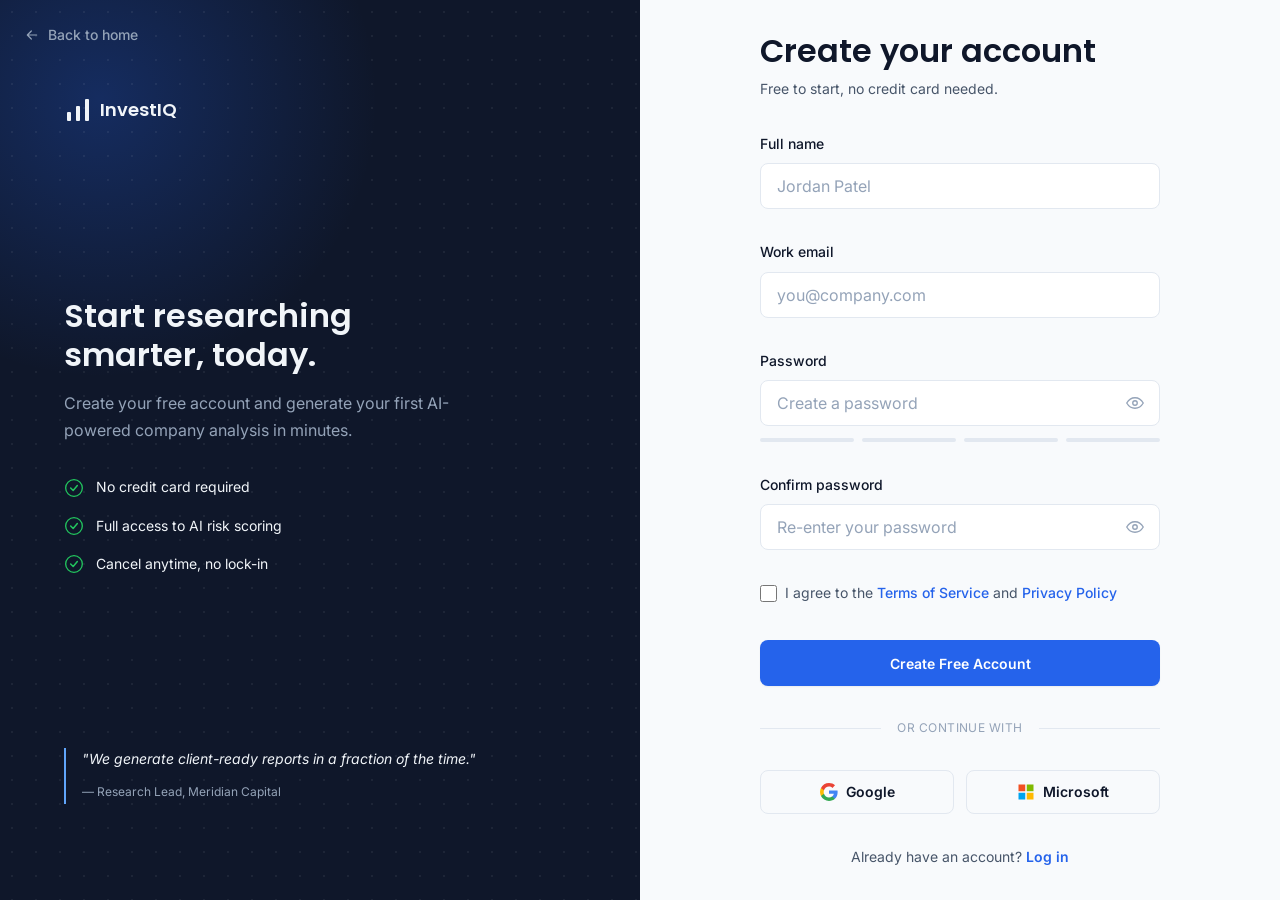
<file: signup.html>
<!DOCTYPE html>
<html lang="en">
<head>
  <meta charset="UTF-8" />
  <meta name="viewport" content="width=device-width, initial-scale=1.0" />
  <title>Sign Up — InvestIQ</title>
  <meta name="description" content="Create a free InvestIQ account and start automating your corporate investment research." />

  <link rel="preconnect" href="https://fonts.googleapis.com">
  <link rel="preconnect" href="https://fonts.gstatic.com" crossorigin>
  <link href="https://fonts.googleapis.com/css2?family=Inter:wght@400;500;600;700&family=Poppins:wght@500;600;700&display=swap" rel="stylesheet">

  <link rel="stylesheet" href="css/variables.css" />
  <link rel="stylesheet" href="css/base.css" />
  <link rel="stylesheet" href="css/navbar.css" />
  <link rel="stylesheet" href="css/auth.css" />
</head>
<body>

  <div class="auth-page">

    <a href="index.html" class="auth-back">
      <svg viewBox="0 0 24 24" fill="none" aria-hidden="true"><path d="M19 12H5M11 6l-6 6 6 6" stroke="currentColor" stroke-width="1.8" stroke-linecap="round" stroke-linejoin="round"/></svg>
      Back to home
    </a>

    <!-- ==========================================================
         LEFT: BRAND PANEL
         ========================================================== -->
    <aside class="auth-brand">
      <a href="index.html" class="navbar__logo auth-brand__logo">
        <svg width="28" height="28" viewBox="0 0 28 28" fill="none" xmlns="http://www.w3.org/2000/svg" aria-hidden="true">
          <rect x="3" y="16" width="4" height="9" rx="1" fill="currentColor"/>
          <rect x="12" y="10" width="4" height="15" rx="1" fill="currentColor"/>
          <rect x="21" y="3" width="4" height="22" rx="1" fill="currentColor"/>
        </svg>
        InvestIQ
      </a>

      <div class="auth-brand__content">
        <h2 class="auth-brand__title">Start researching smarter, today.</h2>
        <p class="auth-brand__subtitle">Create your free account and generate your first AI-powered company analysis in minutes.</p>
        <ul class="auth-brand__features">
          <li>
            <svg viewBox="0 0 24 24" fill="none" aria-hidden="true"><circle cx="12" cy="12" r="10" stroke="currentColor" stroke-width="1.6"/><path d="m8 12 3 3 5-6" stroke="currentColor" stroke-width="1.8" stroke-linecap="round" stroke-linejoin="round"/></svg>
            No credit card required
          </li>
          <li>
            <svg viewBox="0 0 24 24" fill="none" aria-hidden="true"><circle cx="12" cy="12" r="10" stroke="currentColor" stroke-width="1.6"/><path d="m8 12 3 3 5-6" stroke="currentColor" stroke-width="1.8" stroke-linecap="round" stroke-linejoin="round"/></svg>
            Full access to AI risk scoring
          </li>
          <li>
            <svg viewBox="0 0 24 24" fill="none" aria-hidden="true"><circle cx="12" cy="12" r="10" stroke="currentColor" stroke-width="1.6"/><path d="m8 12 3 3 5-6" stroke="currentColor" stroke-width="1.8" stroke-linecap="round" stroke-linejoin="round"/></svg>
            Cancel anytime, no lock-in
          </li>
        </ul>
      </div>

      <div class="auth-brand__quote">
        <p>"We generate client-ready reports in a fraction of the time."</p>
        <span>— Research Lead, Meridian Capital</span>
      </div>
    </aside>

    <!-- ==========================================================
         RIGHT: FORM PANEL
         ========================================================== -->
    <main class="auth-panel">
      <div class="auth-card">

        <a href="index.html" class="navbar__logo auth-card__logo-mobile">
          <svg width="26" height="26" viewBox="0 0 28 28" fill="none" xmlns="http://www.w3.org/2000/svg" aria-hidden="true">
            <rect x="3" y="16" width="4" height="9" rx="1" fill="currentColor"/>
            <rect x="12" y="10" width="4" height="15" rx="1" fill="currentColor"/>
            <rect x="21" y="3" width="4" height="22" rx="1" fill="currentColor"/>
          </svg>
          InvestIQ
        </a>

        <h1 class="auth-card__title">Create your account</h1>
        <p class="auth-card__subtitle">Free to start, no credit card needed.</p>

        <div class="alert alert-success" role="status" aria-live="polite">
          <svg viewBox="0 0 24 24" fill="none" aria-hidden="true"><circle cx="12" cy="12" r="10" stroke="currentColor" stroke-width="1.6"/><path d="m8 12 3 3 5-6" stroke="currentColor" stroke-width="1.8" stroke-linecap="round" stroke-linejoin="round"/></svg>
          <span class="alert__text"></span>
        </div>
        <div class="alert alert-error" role="alert" aria-live="assertive">
          <svg viewBox="0 0 24 24" fill="none" aria-hidden="true"><circle cx="12" cy="12" r="10" stroke="currentColor" stroke-width="1.6"/><path d="M12 8v5M12 16h.01" stroke="currentColor" stroke-width="1.8" stroke-linecap="round"/></svg>
          <span class="alert__text"></span>
        </div>

        <form id="signupForm" novalidate>
          <div class="form-group">
            <label for="signupName">Full name</label>
            <div class="input-wrap">
              <input class="form-input" type="text" id="signupName" name="name" placeholder="Jordan Patel" autocomplete="name" required />
            </div>
            <span class="field-error" role="alert"></span>
          </div>

          <div class="form-group">
            <label for="signupEmail">Work email</label>
            <div class="input-wrap">
              <input class="form-input" type="email" id="signupEmail" name="email" placeholder="you@company.com" autocomplete="email" required />
            </div>
            <span class="field-error" role="alert"></span>
          </div>

          <div class="form-group">
            <label for="signupPassword">Password</label>
            <div class="input-wrap">
              <input class="form-input" type="password" id="signupPassword" name="password" placeholder="Create a password" autocomplete="new-password" required />
              <button type="button" class="input-icon-btn" data-toggle-password="signupPassword" aria-label="Show password">
                <svg class="icon-eye" viewBox="0 0 24 24" fill="none" aria-hidden="true"><path d="M1 12s4-7 11-7 11 7 11 7-4 7-11 7-11-7-11-7Z" stroke="currentColor" stroke-width="1.8" stroke-linejoin="round"/><circle cx="12" cy="12" r="3" stroke="currentColor" stroke-width="1.8"/></svg>
                <svg class="icon-eye-off" viewBox="0 0 24 24" fill="none" aria-hidden="true"><path d="M3 3l18 18M10.6 10.6a3 3 0 0 0 4.24 4.24M9.9 5.2A11 11 0 0 1 12 5c7 0 11 7 11 7a13.5 13.5 0 0 1-3.1 3.8M6.2 6.2A13.6 13.6 0 0 0 1 12s4 7 11 7c1.3 0 2.5-.2 3.6-.6" stroke="currentColor" stroke-width="1.8" stroke-linecap="round" stroke-linejoin="round"/></svg>
              </button>
            </div>
            <!-- Live password strength feedback, updated by js/auth.js on input -->
            <div class="strength-meter" aria-hidden="true">
              <div class="strength-meter__bars">
                <span class="strength-meter__bar"></span>
                <span class="strength-meter__bar"></span>
                <span class="strength-meter__bar"></span>
                <span class="strength-meter__bar"></span>
              </div>
              <span class="strength-meter__label"></span>
            </div>
            <span class="field-error" role="alert"></span>
          </div>

          <div class="form-group">
            <label for="signupConfirmPassword">Confirm password</label>
            <div class="input-wrap">
              <input class="form-input" type="password" id="signupConfirmPassword" name="confirmPassword" placeholder="Re-enter your password" autocomplete="new-password" required />
              <button type="button" class="input-icon-btn" data-toggle-password="signupConfirmPassword" aria-label="Show password">
                <svg class="icon-eye" viewBox="0 0 24 24" fill="none" aria-hidden="true"><path d="M1 12s4-7 11-7 11 7 11 7-4 7-11 7-11-7-11-7Z" stroke="currentColor" stroke-width="1.8" stroke-linejoin="round"/><circle cx="12" cy="12" r="3" stroke="currentColor" stroke-width="1.8"/></svg>
                <svg class="icon-eye-off" viewBox="0 0 24 24" fill="none" aria-hidden="true"><path d="M3 3l18 18M10.6 10.6a3 3 0 0 0 4.24 4.24M9.9 5.2A11 11 0 0 1 12 5c7 0 11 7 11 7a13.5 13.5 0 0 1-3.1 3.8M6.2 6.2A13.6 13.6 0 0 0 1 12s4 7 11 7c1.3 0 2.5-.2 3.6-.6" stroke="currentColor" stroke-width="1.8" stroke-linecap="round" stroke-linejoin="round"/></svg>
              </button>
            </div>
            <span class="field-error" role="alert"></span>
          </div>

          <p class="form-terms">
            <label class="checkbox">
              <input type="checkbox" id="signupTerms" name="terms" />
              <span>I agree to the <a href="#">Terms of Service</a> and <a href="#">Privacy Policy</a></span>
            </label>
          </p>

          <button type="submit" class="btn btn-primary btn-block">
            <span class="btn-label">Create Free Account</span>
          </button>
        </form>

        <div class="divider">or continue with</div>

        <div class="social-buttons">
          <button type="button" class="btn btn-ghost btn-social">
            <svg viewBox="0 0 24 24" aria-hidden="true"><path fill="#4285F4" d="M23.5 12.27c0-.79-.07-1.54-.2-2.27H12v4.3h6.47c-.28 1.5-1.13 2.77-2.4 3.62v3h3.88c2.27-2.09 3.55-5.17 3.55-8.65Z"/><path fill="#34A853" d="M12 24c3.24 0 5.95-1.08 7.93-2.9l-3.88-3c-1.07.72-2.45 1.15-4.05 1.15-3.11 0-5.75-2.1-6.69-4.92H1.3v3.1C3.26 21.3 7.31 24 12 24Z"/><path fill="#FBBC05" d="M5.31 14.33A7.2 7.2 0 0 1 4.93 12c0-.81.14-1.6.38-2.33v-3.1H1.3A11.98 11.98 0 0 0 0 12c0 1.93.46 3.76 1.3 5.43l4.01-3.1Z"/><path fill="#EA4335" d="M12 4.75c1.76 0 3.34.6 4.58 1.79l3.44-3.44C17.94 1.19 15.24 0 12 0 7.31 0 3.26 2.7 1.3 6.57l4.01 3.1C6.25 6.85 8.89 4.75 12 4.75Z"/></svg>
            Google
          </button>
          <button type="button" class="btn btn-ghost btn-social">
            <svg viewBox="0 0 24 24" aria-hidden="true"><rect x="2" y="2" width="9" height="9" fill="#F25022"/><rect x="13" y="2" width="9" height="9" fill="#7FBA00"/><rect x="2" y="13" width="9" height="9" fill="#00A4EF"/><rect x="13" y="13" width="9" height="9" fill="#FFB900"/></svg>
            Microsoft
          </button>
        </div>

        <p class="auth-card__footer-link">Already have an account? <a href="login.html">Log in</a></p>
      </div>
    </main>

  </div>

  <script src="js/config.js" defer></script>
  <script src="js/auth.js" defer></script>
  <script src="js/main.js" defer></script>
</body>
</html>
</file>
<file: css/variables.css>
/* ==========================================================================
   VARIABLES.CSS
   --------------------------------------------------------------------------
   This file holds every design "token" for InvestIQ: colors, fonts,
   spacing, radii, shadows, and animation timings.

   WHY THIS FILE EXISTS:
   Instead of hardcoding a hex code or a pixel value in fifty different
   places, we define it once here as a CSS Custom Property (a "variable").
   Later, when we build the Dashboard, Reports page, or Company Analysis
   page, every one of those files will reuse these SAME variables. This is
   what makes the whole project "scalable" -- if the client ever asks to
   change the brand blue, we change ONE line here instead of hunting
   through thousands of lines of CSS.
   ========================================================================== */

:root {
  /* ------------------------------------------------------------------
     COLOR SYSTEM
     Financial products live and die on trust, so every color here is
     chosen for a psychological reason, not just because it looks nice.
     ------------------------------------------------------------------ */

  /* Brand blue: the "trust" color. Used for primary buttons, links,
     active states, and the logo. Blue is the most trusted color in
     finance (think Chase, PayPal, Visa, American Express). */
  --color-primary: #2563eb;
  --color-primary-dark: #1d4ed8;
  --color-primary-light: #60a5fa;

  /* Deep navy: our "authority" color. Used for the navbar background,
     footer, and dark UI surfaces. Navy reads as serious and corporate
     without the harshness of pure black. */
  --color-navy: #0f172a;
  --color-navy-soft: #1e293b;

  /* Neutral surfaces */
  --color-bg: #f8fafc;       /* page background - soft, not stark white */
  --color-surface: #ffffff;  /* card background */
  --color-surface-tint: #eef4ff; /* faint blue-tinted band, used to break
                                     up light sections without going full
                                     navy (keeps the navy "bookend" feel
                                     reserved for hero-glow + footer only) */
  --color-border: #e2e8f0;   /* hairline borders between elements */

  /* Text colors */
  --color-text-primary: #0f172a;   /* headings - near-black navy */
  --color-text-secondary: #475569; /* body copy */
  --color-text-muted: #94a3b8;     /* captions, timestamps, helper text */
  --color-text-on-dark: #f1f5f9;   /* text placed on navy backgrounds */
  --color-text-on-dark-muted: #94a3b8;

  /* Signal colors -- these map directly to financial psychology.
     Green = growth/gain, Red = risk/loss, Amber = caution/neutral. */
  --color-success: #22c55e;
  --color-success-bg: #dcfce7;
  --color-danger: #ef4444;
  --color-danger-bg: #fee2e2;
  --color-warning: #f59e0b;
  --color-warning-bg: #fef3c7;

  /* Gradients used sparingly for the hero "signature" panel only --
     everywhere else stays flat and calm, so the one gradient we use
     actually feels special instead of decorative noise. */
  --gradient-primary: linear-gradient(135deg, #1e3a8a 0%, #2563eb 60%, #3b82f6 100%);

  /* ------------------------------------------------------------------
     TYPOGRAPHY
     Poppins = display face (headlines only, used with restraint).
     Inter   = body/UI face (paragraphs, buttons, nav, data tables) --
     Inter has excellent legibility at small sizes and true tabular
     figures, which matters a lot once we're rendering financial numbers.
     ------------------------------------------------------------------ */
  --font-display: 'Poppins', 'Inter', sans-serif;
  --font-body: 'Inter', -apple-system, BlinkMacSystemFont, sans-serif;

  --fs-xs: 0.75rem;    /* 12px - captions */
  --fs-sm: 0.875rem;   /* 14px - helper text, nav links */
  --fs-base: 1rem;     /* 16px - body copy */
  --fs-lg: 1.125rem;   /* 18px - lead paragraphs */
  --fs-xl: 1.5rem;     /* 24px - card titles */
  --fs-2xl: 2rem;      /* 32px - section headings */
  --fs-3xl: 2.75rem;   /* 44px - hero headline (desktop) */
  --fs-4xl: 3.5rem;    /* 56px - reserved for extra-large displays */

  --fw-regular: 400;
  --fw-medium: 500;
  --fw-semibold: 600;
  --fw-bold: 700;

  /* ------------------------------------------------------------------
     SPACING SYSTEM -- strict 8-point grid.
     Every margin/padding in the project should be a multiple of 8px
     (or occasionally 4px for tight spots). This is what makes a layout
     feel "designed" rather than eyeballed.
     ------------------------------------------------------------------ */
  --space-1: 0.25rem;  /* 4px  */
  --space-2: 0.5rem;   /* 8px  */
  --space-3: 0.75rem;  /* 12px */
  --space-4: 1rem;     /* 16px */
  --space-5: 1.5rem;   /* 24px */
  --space-6: 2rem;     /* 32px */
  --space-7: 3rem;     /* 48px */
  --space-8: 4rem;     /* 64px */
  --space-9: 6rem;     /* 96px */
  --space-10: 8rem;    /* 128px */

  /* ------------------------------------------------------------------
     RADIUS, SHADOW, MOTION
     ------------------------------------------------------------------ */
  --radius-sm: 8px;
  --radius-md: 12px;
  --radius-lg: 20px;
  --radius-full: 999px;

  --shadow-sm: 0 1px 2px rgba(15, 23, 42, 0.06);
  --shadow-md: 0 4px 12px rgba(15, 23, 42, 0.08);
  --shadow-lg: 0 12px 32px rgba(15, 23, 42, 0.12);
  --shadow-glow: 0 20px 60px rgba(37, 99, 235, 0.25);

  --ease-standard: cubic-bezier(0.4, 0, 0.2, 1);
  --duration-fast: 150ms;
  --duration-base: 250ms;
  --duration-slow: 500ms;

  /* Max width for centered page content -- keeps lines of text and
     layouts readable on large monitors instead of stretching edge to edge. */
  --container-width: 1200px;
}
</file>
<file: css/base.css>
/* ==========================================================================
   BASE.CSS
   --------------------------------------------------------------------------
   A lightweight reset + global element defaults. This runs ONCE, site-wide.
   Component files (navbar.css, hero.css, etc.) never redefine things like
   body font or box-sizing -- they inherit it from here. Keeping resets
   separate from components prevents the CSS specificity conflicts the
   brief specifically warned about (rules cancelling each other out).
   ========================================================================== */

*,
*::before,
*::after {
  box-sizing: border-box;
  margin: 0;
  padding: 0;
}

html {
  scroll-behavior: smooth;
  -webkit-text-size-adjust: 100%;
}

@media (prefers-reduced-motion: reduce) {
  html {
    scroll-behavior: auto;
  }
  *,
  *::before,
  *::after {
    animation-duration: 0.01ms !important;
    animation-iteration-count: 1 !important;
    transition-duration: 0.01ms !important;
    scroll-behavior: auto !important;
  }
}

body {
  font-family: var(--font-body);
  font-size: var(--fs-base);
  line-height: 1.6;
  color: var(--color-text-secondary);
  background-color: var(--color-bg);
  -webkit-font-smoothing: antialiased;
  -moz-osx-font-smoothing: grayscale;
}

h1, h2, h3, h4, h5, h6 {
  font-family: var(--font-display);
  color: var(--color-text-primary);
  font-weight: var(--fw-semibold);
  line-height: 1.2;
}

img, svg {
  display: block;
  max-width: 100%;
}

a {
  color: inherit;
  text-decoration: none;
}

button {
  font-family: inherit;
  cursor: pointer;
  border: none;
  background: none;
}

ul, ol {
  list-style: none;
}

:focus-visible {
  outline: 2px solid var(--color-primary);
  outline-offset: 3px;
  border-radius: var(--radius-sm);
}

.container {
  width: 100%;
  max-width: var(--container-width);
  margin-inline: auto;
  padding-inline: var(--space-5);
}

.section {
  padding-block: var(--space-9);
  scroll-margin-top: 88px; /* keeps anchor-scrolled sections clear of the sticky navbar */
}

.eyebrow {
  display: inline-flex;
  align-items: center;
  gap: var(--space-2);
  font-size: var(--fs-xs);
  font-weight: var(--fw-semibold);
  letter-spacing: 0.08em;
  text-transform: uppercase;
  color: var(--color-primary);
  background: rgba(37, 99, 235, 0.08);
  padding: var(--space-2) var(--space-4);
  border-radius: var(--radius-full);
}

.btn {
  display: inline-flex;
  align-items: center;
  justify-content: center;
  gap: var(--space-2);
  font-family: var(--font-body);
  font-size: var(--fs-sm);
  font-weight: var(--fw-semibold);
  padding: var(--space-3) var(--space-5);
  border-radius: var(--radius-sm);
  transition: transform var(--duration-fast) var(--ease-standard),
              box-shadow var(--duration-fast) var(--ease-standard),
              background-color var(--duration-fast) var(--ease-standard);
  white-space: nowrap;
}

.btn-primary {
  background: var(--color-primary);
  color: #ffffff;
  box-shadow: var(--shadow-sm);
}

.btn-primary:hover {
  background: var(--color-primary-dark);
  box-shadow: var(--shadow-md);
  transform: translateY(-1px);
}

.btn-ghost {
  background: transparent;
  color: var(--color-text-primary);
  border: 1px solid var(--color-border);
}

.btn-ghost:hover {
  border-color: var(--color-primary);
  color: var(--color-primary);
}

.btn-lg {
  padding: var(--space-4) var(--space-6);
  font-size: var(--fs-base);
}
</file>
<file: css/dashboard.css>
/* ==========================================================================
   DASHBOARD.CSS
   --------------------------------------------------------------------------
   Styles for dashboard.html only. Everything here builds on top of the
   tokens in variables.css and the .btn/.eyebrow/.container utilities in
   base.css -- nothing is redefined here that already exists elsewhere.

   PAGE SKELETON:
     ┌─────────────┬──────────────────────────────────────────┐
     │             │  .topbar (sticky)                          │
     │  .sidebar   ├──────────────────────────────┬─────────────┤
     │             │  .dashboard-main              │ .insights-  │
     │             │  (welcome, stats, charts,      │  panel      │
     │             │   table, recent searches)      │ (right)     │
     └─────────────┴──────────────────────────────┴─────────────┘

   .dashboard-shell is a CSS grid with two columns (sidebar, content).
   Inside the content column, .dashboard-body is ANOTHER grid splitting
   main content from the right insights panel. Two nested grids instead
   of one complex one -- easier to reason about and to collapse
   independently at different breakpoints.
   ========================================================================== */

/* ------------------------------------------------------------------
   SHELL + SIDEBAR
   ------------------------------------------------------------------ */
html, body {
  height: 100%;
}

.dashboard-shell {
  display: grid;
  grid-template-columns: 260px 1fr;
  min-height: 100vh;
  background: var(--color-bg);
}

.sidebar {
  background: var(--color-navy);
  color: var(--color-text-on-dark-muted);
  display: flex;
  flex-direction: column;
  padding: var(--space-5) var(--space-4);
  position: sticky;
  top: 0;
  height: 100vh;
  overflow-y: auto;
  transition: width var(--duration-base) var(--ease-standard);
}

.sidebar__logo {
  display: flex;
  align-items: center;
  gap: var(--space-2);
  color: var(--color-text-on-dark);
  font-family: var(--font-display);
  font-weight: var(--fw-semibold);
  font-size: var(--fs-lg);
  padding: var(--space-2);
  margin-bottom: var(--space-7);
}

.sidebar__logo svg {
  color: var(--color-primary-light);
  flex-shrink: 0;
}

.sidebar__group {
  display: flex;
  flex-direction: column;
  gap: var(--space-1);
  margin-bottom: var(--space-6);
}

.sidebar__group-title {
  font-size: 0.6875rem;
  font-weight: var(--fw-semibold);
  letter-spacing: 0.08em;
  text-transform: uppercase;
  color: var(--color-text-on-dark-muted);
  opacity: 0.6;
  padding: 0 var(--space-3);
  margin-bottom: var(--space-2);
}

.sidebar__link {
  display: flex;
  align-items: center;
  gap: var(--space-3);
  padding: var(--space-3);
  border-radius: var(--radius-sm);
  font-size: var(--fs-sm);
  font-weight: var(--fw-medium);
  color: var(--color-text-on-dark-muted);
  border-left: 3px solid transparent;
  transition: background-color var(--duration-fast) var(--ease-standard),
              color var(--duration-fast) var(--ease-standard);
}

.sidebar__link svg {
  width: 20px;
  height: 20px;
  flex-shrink: 0;
}

.sidebar__link:hover {
  background: rgba(255, 255, 255, 0.06);
  color: var(--color-text-on-dark);
}

/* Active page indicator: tinted background + left accent bar, so it's
   readable at a glance even when the label is hidden in rail mode. */
.sidebar__link.is-active {
  background: rgba(37, 99, 235, 0.16);
  color: #ffffff;
  border-left-color: var(--color-primary-light);
}

.sidebar__link--logout {
  color: #fca5a5;
}

.sidebar__link--logout:hover {
  background: rgba(239, 68, 68, 0.12);
  color: #fecaca;
}

.sidebar__spacer {
  flex: 1;
}

.sidebar__footer {
  border-top: 1px solid rgba(255, 255, 255, 0.08);
  padding-top: var(--space-4);
}

/* Backdrop shown behind the sidebar only on mobile, when it's open as
   an off-canvas drawer (see media query near the bottom of this file). */
.sidebar-backdrop {
  display: none;
}

/* ------------------------------------------------------------------
   CONTENT COLUMN
   ------------------------------------------------------------------ */
.dashboard-content {
  min-width: 0; /* prevents grid children (like the table) from
                   forcing the whole column wider than the viewport */
}

/* ------------------------------------------------------------------
   TOPBAR
   ------------------------------------------------------------------ */
.topbar {
  position: sticky;
  top: 0;
  z-index: 50;
  display: flex;
  align-items: center;
  gap: var(--space-4);
  background: rgba(248, 250, 252, 0.85);
  backdrop-filter: blur(10px);
  -webkit-backdrop-filter: blur(10px);
  border-bottom: 1px solid var(--color-border);
  padding: var(--space-4) var(--space-6);
}

.topbar__toggle {
  display: flex;
  align-items: center;
  justify-content: center;
  width: 38px;
  height: 38px;
  border-radius: var(--radius-sm);
  color: var(--color-text-secondary);
  transition: background-color var(--duration-fast) var(--ease-standard);
  flex-shrink: 0;
}

.topbar__toggle:hover {
  background: var(--color-surface-tint);
  color: var(--color-primary);
}

.topbar__search {
  position: relative;
  flex: 1;
  max-width: 420px;
}

.topbar__search svg {
  position: absolute;
  left: var(--space-3);
  top: 50%;
  transform: translateY(-50%);
  width: 18px;
  height: 18px;
  color: var(--color-text-muted);
  pointer-events: none;
}

.topbar__search input {
  width: 100%;
  padding: var(--space-2) var(--space-4) var(--space-2) var(--space-8);
  font-size: var(--fs-sm);
  border: 1px solid var(--color-border);
  border-radius: var(--radius-full);
  background: var(--color-surface);
  transition: border-color var(--duration-fast) var(--ease-standard),
              box-shadow var(--duration-fast) var(--ease-standard);
}

.topbar__search input:focus {
  outline: none;
  border-color: var(--color-primary);
  box-shadow: 0 0 0 3px rgba(37, 99, 235, 0.12);
}

.topbar__spacer {
  flex: 1;
}

.topbar__date {
  font-size: var(--fs-xs);
  color: var(--color-text-muted);
  white-space: nowrap;
  display: none;
}

.topbar__actions {
  display: flex;
  align-items: center;
  gap: var(--space-3);
}

/* Bell + dropdown */
.topbar__icon-btn {
  position: relative;
  display: flex;
  align-items: center;
  justify-content: center;
  width: 38px;
  height: 38px;
  border-radius: 50%;
  color: var(--color-text-secondary);
  transition: background-color var(--duration-fast) var(--ease-standard);
}

.topbar__icon-btn:hover {
  background: var(--color-surface-tint);
  color: var(--color-primary);
}

.topbar__icon-btn svg {
  width: 20px;
  height: 20px;
}

.topbar__badge {
  position: absolute;
  top: 6px;
  right: 7px;
  width: 8px;
  height: 8px;
  border-radius: 50%;
  background: var(--color-danger);
  border: 2px solid var(--color-bg);
}

/* Generic dropdown panel shared by notifications + user menu */
.dropdown {
  position: relative;
}

.dropdown__panel {
  position: absolute;
  top: calc(100% + var(--space-3));
  right: 0;
  width: 320px;
  background: var(--color-surface);
  border: 1px solid var(--color-border);
  border-radius: var(--radius-md);
  box-shadow: var(--shadow-lg);
  padding: var(--space-2);
  opacity: 0;
  transform: translateY(-8px) scale(0.98);
  pointer-events: none;
  transform-origin: top right;
  transition: opacity var(--duration-fast) var(--ease-standard),
              transform var(--duration-fast) var(--ease-standard);
  z-index: 60;
}

.dropdown__panel.is-open {
  opacity: 1;
  transform: translateY(0) scale(1);
  pointer-events: auto;
}

.dropdown__header {
  display: flex;
  align-items: center;
  justify-content: space-between;
  padding: var(--space-3);
  font-size: var(--fs-sm);
  font-weight: var(--fw-semibold);
  color: var(--color-text-primary);
  border-bottom: 1px solid var(--color-border);
  margin-bottom: var(--space-2);
}

.dropdown__header a {
  font-size: var(--fs-xs);
  font-weight: var(--fw-medium);
  color: var(--color-primary);
}

.notification-item {
  display: flex;
  gap: var(--space-3);
  padding: var(--space-3);
  border-radius: var(--radius-sm);
  transition: background-color var(--duration-fast) var(--ease-standard);
}

.notification-item:hover {
  background: var(--color-surface-tint);
}

.notification-item__dot {
  width: 8px;
  height: 8px;
  border-radius: 50%;
  background: var(--color-primary);
  margin-top: 6px;
  flex-shrink: 0;
}

.notification-item__title {
  font-size: var(--fs-sm);
  color: var(--color-text-primary);
  margin-bottom: 2px;
}

.notification-item__time {
  font-size: var(--fs-xs);
  color: var(--color-text-muted);
}

/* User menu trigger */
.user-trigger {
  display: flex;
  align-items: center;
  gap: var(--space-2);
  padding: var(--space-1) var(--space-2) var(--space-1) var(--space-1);
  border-radius: var(--radius-full);
  transition: background-color var(--duration-fast) var(--ease-standard);
}

.user-trigger:hover {
  background: var(--color-surface-tint);
}

.user-avatar {
  width: 34px;
  height: 34px;
  border-radius: 50%;
  background: var(--gradient-primary);
  color: #fff;
  display: flex;
  align-items: center;
  justify-content: center;
  font-family: var(--font-display);
  font-weight: var(--fw-semibold);
  font-size: var(--fs-xs);
  flex-shrink: 0;
}

.user-trigger__name {
  font-size: var(--fs-sm);
  font-weight: var(--fw-medium);
  color: var(--color-text-primary);
  display: none;
}

.user-trigger > svg {
  width: 16px;
  height: 16px;
  color: var(--color-text-muted);
  display: none;
}

.user-menu {
  width: 240px;
}

.user-menu__identity {
  display: flex;
  align-items: center;
  gap: var(--space-3);
  padding: var(--space-3);
  margin-bottom: var(--space-2);
}

.user-menu__identity-name {
  font-size: var(--fs-sm);
  font-weight: var(--fw-semibold);
  color: var(--color-text-primary);
}

.user-menu__identity-email {
  font-size: var(--fs-xs);
  color: var(--color-text-muted);
}

.dropdown-link {
  display: flex;
  align-items: center;
  gap: var(--space-3);
  padding: var(--space-3);
  border-radius: var(--radius-sm);
  font-size: var(--fs-sm);
  color: var(--color-text-secondary);
  transition: background-color var(--duration-fast) var(--ease-standard),
              color var(--duration-fast) var(--ease-standard);
}

.dropdown-link svg {
  width: 18px;
  height: 18px;
  color: var(--color-text-muted);
}

.dropdown-link:hover {
  background: var(--color-surface-tint);
  color: var(--color-primary);
}

.dropdown-link--danger {
  color: var(--color-danger);
}

.dropdown-link--danger svg {
  color: var(--color-danger);
}

.dropdown-link--danger:hover {
  background: var(--color-danger-bg);
  color: var(--color-danger);
}

.dropdown-divider {
  height: 1px;
  background: var(--color-border);
  margin: var(--space-2) 0;
}

/* ------------------------------------------------------------------
   PAGE PADDING WRAPPER
   ------------------------------------------------------------------ */
.dashboard-body {
  display: grid;
  grid-template-columns: 1fr 320px;
  gap: var(--space-6);
  padding: var(--space-6);
  align-items: start;
}

.dashboard-main {
  min-width: 0;
  display: flex;
  flex-direction: column;
  gap: var(--space-7);
}

/* ------------------------------------------------------------------
   WELCOME SECTION
   ------------------------------------------------------------------ */
.welcome {
  display: flex;
  align-items: flex-end;
  justify-content: space-between;
  gap: var(--space-6);
  flex-wrap: wrap;
}

.welcome__title {
  font-size: var(--fs-2xl);
  margin-bottom: var(--space-2);
}

.welcome__subtitle {
  font-size: var(--fs-sm);
  color: var(--color-text-secondary);
}

.welcome__subtitle strong {
  color: var(--color-text-primary);
}

/* ------------------------------------------------------------------
   QUICK ACTIONS
   ------------------------------------------------------------------ */
.quick-actions {
  display: grid;
  grid-template-columns: repeat(4, 1fr);
  gap: var(--space-4);
}

.quick-action {
  display: flex;
  align-items: center;
  gap: var(--space-3);
  background: var(--color-surface);
  border: 1px solid var(--color-border);
  border-radius: var(--radius-md);
  padding: var(--space-4);
  text-align: left;
  transition: transform var(--duration-base) var(--ease-standard),
              box-shadow var(--duration-base) var(--ease-standard),
              border-color var(--duration-base) var(--ease-standard);
}

.quick-action:hover {
  transform: translateY(-3px);
  box-shadow: var(--shadow-md);
  border-color: transparent;
}

.quick-action__icon {
  width: 40px;
  height: 40px;
  border-radius: var(--radius-sm);
  background: var(--color-surface-tint);
  color: var(--color-primary);
  display: flex;
  align-items: center;
  justify-content: center;
  flex-shrink: 0;
}

.quick-action__icon svg {
  width: 20px;
  height: 20px;
}

.quick-action__label {
  font-size: var(--fs-sm);
  font-weight: var(--fw-semibold);
  color: var(--color-text-primary);
}

/* ------------------------------------------------------------------
   STATISTIC CARDS
   ------------------------------------------------------------------ */
.stat-cards {
  display: grid;
  grid-template-columns: repeat(5, 1fr);
  gap: var(--space-4);
}

.stat-card {
  background: var(--color-surface);
  border: 1px solid var(--color-border);
  border-radius: var(--radius-md);
  padding: var(--space-5);
  transition: transform var(--duration-base) var(--ease-standard),
              box-shadow var(--duration-base) var(--ease-standard);
}

.stat-card:hover {
  transform: translateY(-3px);
  box-shadow: var(--shadow-md);
}

.stat-card__top {
  display: flex;
  align-items: flex-start;
  justify-content: space-between;
  margin-bottom: var(--space-4);
}

.stat-card__icon {
  width: 38px;
  height: 38px;
  border-radius: var(--radius-sm);
  display: flex;
  align-items: center;
  justify-content: center;
}

.stat-card__icon svg {
  width: 19px;
  height: 19px;
}

.stat-card__icon--blue { background: rgba(37, 99, 235, 0.1); color: var(--color-primary); }
.stat-card__icon--green { background: var(--color-success-bg); color: var(--color-success); }
.stat-card__icon--amber { background: var(--color-warning-bg); color: var(--color-warning); }
.stat-card__icon--red { background: var(--color-danger-bg); color: var(--color-danger); }

.stat-card__trend {
  display: inline-flex;
  align-items: center;
  gap: 2px;
  font-size: var(--fs-xs);
  font-weight: var(--fw-semibold);
  padding: 2px var(--space-2);
  border-radius: var(--radius-full);
}

.stat-card__trend svg {
  width: 12px;
  height: 12px;
}

.stat-card__trend--up {
  color: var(--color-success);
  background: var(--color-success-bg);
}

.stat-card__trend--down {
  color: var(--color-danger);
  background: var(--color-danger-bg);
}

.stat-card__value {
  font-family: var(--font-display);
  font-size: var(--fs-xl);
  font-weight: var(--fw-bold);
  color: var(--color-text-primary);
  margin-bottom: var(--space-1);
}

.stat-card__label {
  font-size: var(--fs-xs);
  color: var(--color-text-muted);
}

/* ------------------------------------------------------------------
   SHARED "PANEL" CARD -- used by charts, table, recent searches
   ------------------------------------------------------------------ */
.panel {
  background: var(--color-surface);
  border: 1px solid var(--color-border);
  border-radius: var(--radius-md);
  padding: var(--space-5);
}

.panel__head {
  display: flex;
  align-items: center;
  justify-content: space-between;
  margin-bottom: var(--space-5);
  gap: var(--space-3);
}

.panel__title {
  font-size: var(--fs-lg);
}

.panel__link {
  font-size: var(--fs-xs);
  font-weight: var(--fw-semibold);
  color: var(--color-primary);
  white-space: nowrap;
}

.panel__link:hover {
  text-decoration: underline;
}

/* ------------------------------------------------------------------
   CHARTS GRID
   ------------------------------------------------------------------ */
.charts-grid {
  display: grid;
  grid-template-columns: 1fr 1fr;
  gap: var(--space-5);
}

.chart-card__figure {
  width: 100%;
  height: 160px;
  display: flex;
  align-items: center;
  justify-content: center;
}

.chart-card__figure svg {
  width: 100%;
  height: 100%;
}

/* Self-drawing line, reused from hero.css's technique but scoped
   locally here so this file has no dependency on hero.css loading. */
.chart-line {
  fill: none;
  stroke-width: 2.5;
  stroke-linecap: round;
  stroke-dasharray: 500;
  stroke-dashoffset: 500;
  animation: chart-draw 1.6s var(--ease-standard) forwards;
}

.chart-line--primary { stroke: var(--color-primary); }
.chart-line--success { stroke: var(--color-success); }

.chart-fill {
  opacity: 0;
  animation: chart-fade 0.6s var(--ease-standard) 1.2s forwards;
}

@keyframes chart-draw {
  to { stroke-dashoffset: 0; }
}

@keyframes chart-fade {
  to { opacity: 1; }
}

/* Donut chart segments animate their arc length in on load */
.donut-segment {
  fill: none;
  stroke-width: 3.2;
  stroke-dasharray: 100;
  stroke-dashoffset: 100;
  animation: donut-draw 1.4s var(--ease-standard) forwards;
}

@keyframes donut-draw {
  to { stroke-dashoffset: var(--donut-offset, 0); }
}

.chart-card__legend {
  display: flex;
  flex-wrap: wrap;
  gap: var(--space-4);
  margin-top: var(--space-4);
  font-size: var(--fs-xs);
  color: var(--color-text-secondary);
}

.chart-card__legend span {
  display: inline-flex;
  align-items: center;
  gap: var(--space-2);
}

.chart-card__legend i {
  width: 8px;
  height: 8px;
  border-radius: 50%;
  display: inline-block;
}

/* Radial gauge for Investment Score */
.gauge-value {
  font-family: var(--font-display);
  font-size: var(--fs-2xl);
  font-weight: var(--fw-bold);
  fill: var(--color-text-primary);
}

.gauge-arc {
  fill: none;
  stroke-width: 10;
  stroke-linecap: round;
  stroke-dasharray: 251;
  stroke-dashoffset: 251;
  animation: gauge-fill 1.6s var(--ease-standard) forwards;
}

@keyframes gauge-fill {
  to { stroke-dashoffset: var(--gauge-offset, 0); }
}

/* ------------------------------------------------------------------
   RECENT REPORTS TABLE
   ------------------------------------------------------------------ */
.table-scroll {
  overflow-x: auto;
  margin: 0 calc(var(--space-5) * -1) calc(var(--space-5) * -1);
  padding: 0 var(--space-5) var(--space-5);
}

.data-table {
  width: 100%;
  min-width: 720px;
  border-collapse: collapse;
  font-size: var(--fs-sm);
}

.data-table th {
  text-align: left;
  font-size: var(--fs-xs);
  font-weight: var(--fw-semibold);
  text-transform: uppercase;
  letter-spacing: 0.04em;
  color: var(--color-text-muted);
  padding: var(--space-3);
  border-bottom: 1px solid var(--color-border);
  white-space: nowrap;
}

.data-table td {
  padding: var(--space-3);
  border-bottom: 1px solid var(--color-border);
  color: var(--color-text-secondary);
  vertical-align: middle;
}

.data-table tr:last-child td {
  border-bottom: none;
}

.data-table tbody tr {
  transition: background-color var(--duration-fast) var(--ease-standard);
}

.data-table tbody tr:hover {
  background: var(--color-surface-tint);
}

.table-company {
  display: flex;
  align-items: center;
  gap: var(--space-3);
  font-weight: var(--fw-medium);
  color: var(--color-text-primary);
}

.table-company__logo {
  width: 30px;
  height: 30px;
  border-radius: var(--radius-sm);
  background: var(--color-navy);
  color: #fff;
  display: flex;
  align-items: center;
  justify-content: center;
  font-family: var(--font-display);
  font-size: 0.6875rem;
  font-weight: var(--fw-semibold);
  flex-shrink: 0;
}

/* Badges shared by Risk Level + Status columns */
.badge {
  display: inline-flex;
  align-items: center;
  gap: var(--space-1);
  font-size: var(--fs-xs);
  font-weight: var(--fw-semibold);
  padding: 3px var(--space-3);
  border-radius: var(--radius-full);
  white-space: nowrap;
}

.badge--low { color: var(--color-success); background: var(--color-success-bg); }
.badge--medium { color: var(--color-warning); background: var(--color-warning-bg); }
.badge--high { color: var(--color-danger); background: var(--color-danger-bg); }
.badge--completed { color: var(--color-primary); background: rgba(37, 99, 235, 0.1); }
.badge--processing { color: var(--color-warning); background: var(--color-warning-bg); }

.table-action-btn {
  font-size: var(--fs-xs);
  font-weight: var(--fw-semibold);
  color: var(--color-primary);
  padding: var(--space-1) var(--space-3);
  border: 1px solid var(--color-border);
  border-radius: var(--radius-sm);
  transition: border-color var(--duration-fast) var(--ease-standard),
              background-color var(--duration-fast) var(--ease-standard);
}

.table-action-btn:hover {
  border-color: var(--color-primary);
  background: var(--color-surface-tint);
}

/* ------------------------------------------------------------------
   RECENT SEARCHES
   ------------------------------------------------------------------ */
.search-chips {
  display: grid;
  grid-template-columns: repeat(6, 1fr);
  gap: var(--space-3);
}

.search-chip {
  display: flex;
  flex-direction: column;
  align-items: center;
  gap: var(--space-2);
  padding: var(--space-4) var(--space-2);
  border: 1px solid var(--color-border);
  border-radius: var(--radius-md);
  text-align: center;
  transition: transform var(--duration-base) var(--ease-standard),
              box-shadow var(--duration-base) var(--ease-standard),
              border-color var(--duration-base) var(--ease-standard);
}

.search-chip:hover {
  transform: translateY(-3px);
  box-shadow: var(--shadow-md);
  border-color: transparent;
}

.search-chip__logo {
  width: 40px;
  height: 40px;
  border-radius: 50%;
  background: var(--color-surface-tint);
  color: var(--color-primary);
  display: flex;
  align-items: center;
  justify-content: center;
  font-family: var(--font-display);
  font-weight: var(--fw-semibold);
  font-size: var(--fs-sm);
}

.search-chip__name {
  font-size: var(--fs-xs);
  font-weight: var(--fw-medium);
  color: var(--color-text-primary);
}

/* ------------------------------------------------------------------
   RIGHT INSIGHTS PANEL
   ------------------------------------------------------------------ */
.insights-panel {
  display: flex;
  flex-direction: column;
  gap: var(--space-5);
}

.insight-list {
  display: flex;
  flex-direction: column;
  gap: var(--space-4);
}

.insight-item {
  display: flex;
  gap: var(--space-3);
}

.insight-item__icon {
  width: 30px;
  height: 30px;
  border-radius: 50%;
  background: var(--color-surface-tint);
  color: var(--color-primary);
  display: flex;
  align-items: center;
  justify-content: center;
  flex-shrink: 0;
}

.insight-item__icon svg {
  width: 15px;
  height: 15px;
}

.insight-item__title {
  font-size: var(--fs-sm);
  color: var(--color-text-primary);
  margin-bottom: 2px;
  line-height: 1.4;
}

.insight-item__meta {
  font-size: var(--fs-xs);
  color: var(--color-text-muted);
}

.news-item {
  padding-block: var(--space-3);
  border-bottom: 1px solid var(--color-border);
}

.news-item:last-child {
  border-bottom: none;
  padding-bottom: 0;
}

.news-item:first-child {
  padding-top: 0;
}

.news-item__title {
  font-size: var(--fs-sm);
  color: var(--color-text-primary);
  line-height: 1.5;
  margin-bottom: var(--space-2);
}

.news-item__meta {
  display: flex;
  align-items: center;
  gap: var(--space-2);
  font-size: var(--fs-xs);
  color: var(--color-text-muted);
}

.news-item__meta i {
  width: 6px;
  height: 6px;
  border-radius: 50%;
  background: var(--color-success);
  display: inline-block;
}

.news-item__meta i.is-negative { background: var(--color-danger); }
.news-item__meta i.is-neutral { background: var(--color-warning); }

.recommend-item {
  display: flex;
  align-items: center;
  justify-content: space-between;
  gap: var(--space-3);
  padding-block: var(--space-3);
  border-bottom: 1px solid var(--color-border);
}

.recommend-item:last-child {
  border-bottom: none;
  padding-bottom: 0;
}

.recommend-item:first-child {
  padding-top: 0;
}

.recommend-item__name {
  font-size: var(--fs-sm);
  font-weight: var(--fw-medium);
  color: var(--color-text-primary);
}

.recommend-item__reason {
  font-size: var(--fs-xs);
  color: var(--color-text-muted);
}

/* ------------------------------------------------------------------
   SKELETON LOADING STATE
   Applied to .panel elements briefly on first load (toggled by
   dashboard.js) to simulate data being fetched -- ready to be swapped
   for a real "loading" state once the Flask API exists.
   ------------------------------------------------------------------ */
.skeleton {
  position: relative;
  overflow: hidden;
  background: var(--color-border);
  border-radius: var(--radius-sm);
  color: transparent !important;
}

.skeleton::after {
  content: '';
  position: absolute;
  inset: 0;
  background: linear-gradient(90deg, transparent, rgba(255, 255, 255, 0.6), transparent);
  animation: skeleton-sweep 1.3s ease-in-out infinite;
}

@keyframes skeleton-sweep {
  from { transform: translateX(-100%); }
  to { transform: translateX(100%); }
}

@media (prefers-reduced-motion: reduce) {
  .chart-line,
  .chart-fill,
  .donut-segment,
  .gauge-arc,
  .skeleton::after {
    animation: none;
  }
  .chart-line,
  .donut-segment,
  .gauge-arc {
    stroke-dashoffset: 0;
  }
  .chart-fill {
    opacity: 1;
  }
}

/* ==========================================================================
   RESPONSIVE
   ========================================================================== */

/* Laptop: insights panel narrows slightly, stat cards wrap to 3-up */
@media (max-width: 1280px) {
  .stat-cards {
    grid-template-columns: repeat(3, 1fr);
  }
  .search-chips {
    grid-template-columns: repeat(4, 1fr);
  }
}

/* Tablet: sidebar auto-collapses to an icon-only rail (no JS needed
   for this default -- the manual toggle still works on top of it),
   insights panel drops below the main content instead of sitting
   beside it, charts go single-column. */
@media (max-width: 1024px) {
  .dashboard-shell {
    grid-template-columns: 76px 1fr;
  }
  .sidebar__logo-text,
  .sidebar__group-title,
  .sidebar__link span {
    display: none;
  }
  .sidebar__link {
    justify-content: center;
  }

  .dashboard-body {
    grid-template-columns: 1fr;
  }

  .charts-grid {
    grid-template-columns: 1fr;
  }

  .quick-actions {
    grid-template-columns: repeat(2, 1fr);
  }

  .topbar__date {
    display: block;
  }
}

/* Mobile: sidebar becomes a full off-canvas drawer, hidden by default
   and revealed by the topbar toggle button (see dashboard.js). */
@media (max-width: 768px) {
  .dashboard-shell {
    grid-template-columns: 1fr;
  }

  .sidebar {
    position: fixed;
    top: 0;
    left: 0;
    bottom: 0;
    width: 260px;
    height: 100vh;
    z-index: 200;
    transform: translateX(-100%);
  }

  .sidebar__logo-text,
  .sidebar__group-title,
  .sidebar__link span {
    display: inline;
  }

  .sidebar__link {
    justify-content: flex-start;
  }

  body.sidebar-open .sidebar {
    transform: translateX(0);
  }

  body.sidebar-open .sidebar-backdrop {
    display: block;
    position: fixed;
    inset: 0;
    background: rgba(15, 23, 42, 0.5);
    z-index: 190;
  }

  .stat-cards {
    grid-template-columns: repeat(2, 1fr);
  }

  .quick-actions {
    grid-template-columns: 1fr 1fr;
  }

  .search-chips {
    grid-template-columns: repeat(3, 1fr);
  }

  .dropdown__panel {
    width: 280px;
    right: -60px;
  }
}

@media (max-width: 560px) {
  .dashboard-body {
    padding: var(--space-4);
  }
  .stat-cards {
    grid-template-columns: 1fr 1fr;
  }
  .search-chips {
    grid-template-columns: repeat(2, 1fr);
  }
  .quick-actions {
    grid-template-columns: 1fr;
  }
  .welcome {
    align-items: flex-start;
  }
  .topbar {
    padding: var(--space-3) var(--space-4);
  }
  .dropdown__panel {
    width: calc(100vw - var(--space-6));
    right: -80px;
  }
}
</file>
<file: css/company-research.css>
/* ==========================================================================
   COMPANY-RESEARCH.CSS
   --------------------------------------------------------------------------
   Styles for company-research.html only. This page reuses the dashboard
   shell (sidebar, topbar, .panel, .stat-cards, .search-chips, .badge,
   .charts-grid, skeleton, etc.) from dashboard.css without redefining
   any of it -- everything below is new, page-specific markup only:
   the search bar, company overview card, AI insight panel, confidence
   meter, and news cards.
   ========================================================================== */

/* This page has no right-hand insights panel, so the two-column
   .dashboard-body grid from dashboard.css collapses to one column. */
.dashboard-body--single {
  grid-template-columns: 1fr;
}

/* A looser variant of .panel__head for use directly above a grid
   (Popular Companies, Financial Summary) where it isn't sitting
   inside a bordered .panel card. */
.panel__head--loose {
  margin-bottom: var(--space-4);
}

/* ------------------------------------------------------------------
   SEARCH BAR
   ------------------------------------------------------------------ */
.research-search__form {
  display: flex;
  align-items: center;
  gap: var(--space-4);
  flex-wrap: wrap;
}

.research-search__field {
  position: relative;
  flex: 1;
  min-width: 240px;
}

.research-search__field > svg {
  position: absolute;
  left: var(--space-4);
  top: 50%;
  transform: translateY(-50%);
  width: 20px;
  height: 20px;
  color: var(--color-text-muted);
  pointer-events: none;
}

.research-search__field input {
  width: 100%;
  padding: var(--space-4) var(--space-9) var(--space-4) var(--space-9);
  font-size: var(--fs-base);
  font-family: var(--font-body);
  color: var(--color-text-primary);
  background: var(--color-bg);
  border: 1px solid var(--color-border);
  border-radius: var(--radius-sm);
  transition: border-color var(--duration-fast) var(--ease-standard),
              box-shadow var(--duration-fast) var(--ease-standard);
}

.research-search__field input::placeholder {
  color: var(--color-text-muted);
}

.research-search__field input:focus {
  outline: none;
  border-color: var(--color-primary);
  box-shadow: 0 0 0 3px rgba(37, 99, 235, 0.12);
}

.ticker-autocomplete-dropdown {
  position: absolute;
  top: calc(100% + 4px);
  left: 0;
  right: 0;
  background: var(--color-surface, #ffffff);
  border: 1px solid var(--color-border);
  border-radius: var(--radius-sm, 6px);
  box-shadow: 0 10px 25px -5px rgba(0, 0, 0, 0.1), 0 8px 10px -6px rgba(0, 0, 0, 0.1);
  max-height: 260px;
  overflow-y: auto;
  z-index: 50;
}

.ticker-autocomplete-item {
  display: flex;
  align-items: center;
  justify-content: space-between;
  padding: 10px 14px;
  cursor: pointer;
  border-bottom: 1px solid var(--color-border);
  transition: background var(--duration-fast, 150ms);
}

.ticker-autocomplete-item:last-child {
  border-bottom: none;
}

.ticker-autocomplete-item:hover,
.ticker-autocomplete-item.is-selected {
  background: rgba(37, 99, 235, 0.08);
}

.ticker-autocomplete-item__info {
  display: flex;
  flex-direction: column;
}

.ticker-autocomplete-item__name {
  font-weight: 500;
  font-size: var(--fs-sm, 0.875rem);
  color: var(--color-text-primary);
}

.ticker-autocomplete-item__region {
  font-size: var(--fs-xs, 0.75rem);
  color: var(--color-text-muted);
}

.ticker-autocomplete-item__symbol {
  font-weight: 600;
  font-size: var(--fs-xs, 0.75rem);
  background: var(--color-bg, #f1f5f9);
  padding: 2px 8px;
  border-radius: 4px;
  color: var(--color-primary);
}

.research-search__voice {
  position: absolute;
  right: var(--space-2);
  top: 50%;
  transform: translateY(-50%);
  width: 36px;
  height: 36px;
  border-radius: 50%;
  display: flex;
  align-items: center;
  justify-content: center;
  color: var(--color-text-muted);
  transition: background-color var(--duration-fast) var(--ease-standard),
              color var(--duration-fast) var(--ease-standard);
}

.research-search__voice:hover {
  background: var(--color-surface-tint);
  color: var(--color-primary);
}

.research-search__voice svg {
  width: 18px;
  height: 18px;
}

.research-search__submit {
  flex-shrink: 0;
  padding: var(--space-4) var(--space-7);
}

/* ------------------------------------------------------------------
   COMPANY OVERVIEW CARD
   ------------------------------------------------------------------ */
.company-overview__top {
  display: flex;
  align-items: flex-start;
  justify-content: space-between;
  gap: var(--space-4);
  flex-wrap: wrap;
  margin-bottom: var(--space-6);
}

.company-overview__identity {
  display: flex;
  align-items: center;
  gap: var(--space-4);
}

.company-overview__logo {
  width: 56px;
  height: 56px;
  border-radius: var(--radius-md);
  background: var(--color-navy);
  color: #ffffff;
  display: flex;
  align-items: center;
  justify-content: center;
  font-family: var(--font-display);
  font-weight: var(--fw-semibold);
  font-size: var(--fs-lg);
  flex-shrink: 0;
}

.company-overview__name {
  font-size: var(--fs-xl);
  margin-bottom: 2px;
}

.company-overview__ticker {
  font-size: var(--fs-sm);
  color: var(--color-text-muted);
}

.company-overview__grid {
  display: grid;
  grid-template-columns: repeat(4, 1fr);
  gap: var(--space-5);
  padding-top: var(--space-5);
  border-top: 1px solid var(--color-border);
}

.company-overview__item {
  display: flex;
  flex-direction: column;
  gap: 4px;
}

.company-overview__label {
  font-size: var(--fs-xs);
  color: var(--color-text-muted);
  text-transform: uppercase;
  letter-spacing: 0.04em;
}

.company-overview__value {
  font-size: var(--fs-sm);
  font-weight: var(--fw-semibold);
  color: var(--color-text-primary);
}

/* ------------------------------------------------------------------
   FINANCIAL SUMMARY
   Six cards instead of the dashboard's five -- override the column
   count on top of the shared .stat-cards grid.
   ------------------------------------------------------------------ */
.financial-summary {
  grid-template-columns: repeat(6, 1fr);
}

/* ------------------------------------------------------------------
   AI INSIGHT PANEL
   ------------------------------------------------------------------ */
.ai-insight-grid {
  display: grid;
  grid-template-columns: repeat(2, 1fr);
  gap: var(--space-4);
  margin-bottom: var(--space-6);
}

.ai-insight-row {
  display: flex;
  align-items: center;
  justify-content: space-between;
  gap: var(--space-3);
  padding: var(--space-4);
  background: var(--color-surface-tint);
  border-radius: var(--radius-sm);
  transition: transform var(--duration-fast) var(--ease-standard);
}

.ai-insight-row:hover {
  transform: translateY(-2px);
}

.ai-insight-row__label {
  font-size: var(--fs-sm);
  font-weight: var(--fw-medium);
  color: var(--color-text-secondary);
}

/* Confidence meter -- a horizontal progress bar that fills to
   --confidence-target (set inline in the HTML) once JS adds the
   .is-filled class, driven by company-research.js. */
.confidence-meter__head {
  display: flex;
  align-items: center;
  justify-content: space-between;
  margin-bottom: var(--space-3);
}

.confidence-meter__label {
  font-size: var(--fs-sm);
  font-weight: var(--fw-medium);
  color: var(--color-text-primary);
}

.confidence-meter__value {
  font-family: var(--font-display);
  font-weight: var(--fw-bold);
  font-size: var(--fs-lg);
  color: var(--color-primary);
}

.confidence-meter__track {
  width: 100%;
  height: 10px;
  border-radius: var(--radius-full);
  background: var(--color-border);
  overflow: hidden;
}

.confidence-meter__fill {
  display: block;
  height: 100%;
  width: 0%;
  border-radius: var(--radius-full);
  background: linear-gradient(90deg, var(--color-primary), var(--color-primary-light));
  transition: width 1.4s var(--ease-standard);
}

.confidence-meter__fill.is-filled {
  width: var(--confidence-target, 0%);
}

@media (prefers-reduced-motion: reduce) {
  .confidence-meter__fill {
    transition: none;
  }
}

/* ------------------------------------------------------------------
   CHARTS -- three across instead of the dashboard's two
   ------------------------------------------------------------------ */
.charts-grid--triple {
  grid-template-columns: repeat(3, 1fr);
}

/* ------------------------------------------------------------------
   RECENT NEWS
   ------------------------------------------------------------------ */
.news-card-grid {
  display: grid;
  grid-template-columns: repeat(3, 1fr);
  gap: var(--space-5);
}

.news-card {
  display: flex;
  flex-direction: column;
  background: var(--color-surface);
  border: 1px solid var(--color-border);
  border-radius: var(--radius-md);
  overflow: hidden;
  transition: transform var(--duration-base) var(--ease-standard),
              box-shadow var(--duration-base) var(--ease-standard),
              border-color var(--duration-base) var(--ease-standard);
}

.news-card:hover {
  transform: translateY(-4px);
  box-shadow: var(--shadow-md);
  border-color: transparent;
}

.news-card__thumb {
  height: 110px;
  background: var(--color-surface-tint);
  color: var(--color-primary);
  display: flex;
  align-items: center;
  justify-content: center;
}

.news-card__thumb svg {
  width: 30px;
  height: 30px;
}

.news-card__body {
  padding: var(--space-4);
  display: flex;
  flex-direction: column;
  gap: var(--space-2);
}

.news-card__tag {
  align-self: flex-start;
  font-size: var(--fs-xs);
  font-weight: var(--fw-semibold);
  color: var(--color-primary);
  background: rgba(37, 99, 235, 0.1);
  padding: 2px var(--space-3);
  border-radius: var(--radius-full);
}

.news-card__title {
  font-size: var(--fs-sm);
  font-weight: var(--fw-medium);
  color: var(--color-text-primary);
  line-height: 1.5;
}

/* ------------------------------------------------------------------
   ACTION BUTTONS
   ------------------------------------------------------------------ */
.research-actions {
  display: flex;
  flex-wrap: wrap;
  gap: var(--space-4);
  padding-top: var(--space-2);
}

/* ==========================================================================
   RESPONSIVE
   ========================================================================== */

@media (max-width: 1280px) {
  .financial-summary {
    grid-template-columns: repeat(3, 1fr);
  }
  .company-overview__grid {
    grid-template-columns: repeat(3, 1fr);
  }
}

@media (max-width: 1024px) {
  .ai-insight-grid {
    grid-template-columns: 1fr;
  }
  .news-card-grid {
    grid-template-columns: repeat(2, 1fr);
  }
}

@media (max-width: 768px) {
  .research-search__form {
    flex-direction: column;
    align-items: stretch;
  }
  .research-search__submit {
    width: 100%;
  }
  .company-overview__grid {
    grid-template-columns: repeat(2, 1fr);
  }
  .financial-summary {
    grid-template-columns: repeat(2, 1fr);
  }
  .company-overview__top {
    flex-direction: column;
    align-items: flex-start;
  }
}

@media (max-width: 560px) {
  .company-overview__grid {
    grid-template-columns: 1fr;
  }
  .financial-summary {
    grid-template-columns: 1fr 1fr;
  }
  .news-card-grid {
    grid-template-columns: 1fr;
  }
  .research-actions {
    flex-direction: column;
  }
  .research-actions .btn {
    width: 100%;
  }
}

/* ==========================================================================
   PHASE 2B: STORED MARKET DATA & SVG CHART
   ========================================================================== */

.market-badges {
  display: flex;
  align-items: center;
  gap: var(--space-2, 8px);
  flex-wrap: wrap;
  margin-top: 4px;
}

.market-badge {
  display: inline-flex;
  align-items: center;
  padding: 2px 8px;
  font-size: var(--fs-xs, 0.75rem);
  font-weight: var(--fw-semibold, 600);
  border-radius: var(--radius-full, 9999px);
  background: var(--color-bg, #f1f5f9);
  color: var(--color-text-secondary, #475569);
  border: 1px solid var(--color-border, #e2e8f0);
}

.market-badge--eod {
  background: rgba(37, 99, 235, 0.08);
  color: var(--color-primary, #2563eb);
  border-color: rgba(37, 99, 235, 0.2);
}

.market-badge--unadjusted {
  background: rgba(234, 179, 8, 0.1);
  color: #854d0e;
  border-color: rgba(234, 179, 8, 0.25);
}

/* Big price highlight */
.price-highlight {
  display: flex;
  align-items: baseline;
  gap: var(--space-3, 12px);
  margin-bottom: var(--space-4, 16px);
  flex-wrap: wrap;
}

.price-highlight__value {
  font-size: var(--fs-3xl, 2rem);
  font-weight: var(--fw-bold, 700);
  font-family: var(--font-display, var(--font-body));
  color: var(--color-text-primary, #0f172a);
}

.price-highlight__change {
  font-size: var(--fs-base, 1rem);
  font-weight: var(--fw-semibold, 600);
}

.price-highlight__change--pos {
  color: var(--color-success, #16a34a);
}

.price-highlight__change--neg {
  color: var(--color-danger, #dc2626);
}

.price-highlight__change--neutral {
  color: var(--color-text-muted, #64748b);
}

/* Range selector */
.chart-controls {
  display: flex;
  align-items: center;
  justify-content: space-between;
  gap: var(--space-4, 16px);
  flex-wrap: wrap;
  margin-bottom: var(--space-4, 16px);
}

.range-buttons, .price-mode-buttons {
  display: inline-flex;
  gap: 2px;
  background: var(--color-bg, #f8fafc);
  padding: 3px;
  border-radius: var(--radius-sm, 6px);
  border: 1px solid var(--color-border, #e2e8f0);
}

.range-btn, .mode-btn {
  background: transparent;
  border: none;
  padding: 4px 10px;
  font-size: var(--fs-xs, 0.75rem);
  font-weight: var(--fw-semibold, 600);
  color: var(--color-text-secondary, #475569);
  border-radius: 4px;
  cursor: pointer;
  transition: background var(--duration-fast, 150ms), color var(--duration-fast, 150ms);
}

.range-btn:hover, .mode-btn:hover {
  color: var(--color-text-primary, #0f172a);
}

.range-btn.is-active, .mode-btn.is-active {
  background: var(--color-surface, #ffffff);
  color: var(--color-primary, #2563eb);
  box-shadow: 0 1px 3px rgba(0, 0, 0, 0.08);
}

.range-btn:focus-visible, .mode-btn:focus-visible {
  outline: 2px solid var(--color-primary, #2563eb);
  outline-offset: 1px;
}

/* SVG Chart container */
.chart-card {
  background: var(--color-surface, #ffffff);
  border: 1px solid var(--color-border, #e2e8f0);
  border-radius: var(--radius-md, 8px);
  padding: var(--space-5, 20px);
  margin-bottom: var(--space-6, 24px);
}

.svg-chart-container {
  position: relative;
  width: 100%;
  height: 280px;
  overflow: hidden;
}

.svg-chart {
  width: 100%;
  height: 100%;
  overflow: visible;
}

.chart-line {
  fill: none;
  stroke: var(--color-primary, #2563eb);
  stroke-width: 2.5;
  stroke-linejoin: round;
  stroke-linecap: round;
}

.chart-area {
  fill: url(#chartGradient);
  opacity: 0.15;
}

.chart-gridline {
  stroke: var(--color-border, #e2e8f0);
  stroke-width: 1;
  stroke-dasharray: 4 4;
}

.chart-axis-text {
  font-size: 11px;
  fill: var(--color-text-muted, #64748b);
  font-family: var(--font-body, system-ui, sans-serif);
}

.chart-dot {
  fill: var(--color-primary, #2563eb);
  stroke: var(--color-surface, #ffffff);
  stroke-width: 2;
  cursor: pointer;
  transition: r 150ms ease;
}

.chart-dot:hover {
  r: 6;
}

/* Chart empty & single point message */
.chart-status-message {
  display: flex;
  flex-direction: column;
  align-items: center;
  justify-content: center;
  height: 200px;
  text-align: center;
  color: var(--color-text-secondary, #64748b);
  padding: var(--space-4, 16px);
}

.chart-status-message p {
  margin: 4px 0 0 0;
  font-size: var(--fs-sm, 0.875rem);
}

/* Unadjusted disclaimer banner */
.unadjusted-disclaimer {
  display: flex;
  align-items: flex-start;
  gap: var(--space-3, 12px);
  background: #fefce8;
  border: 1px solid #fef08a;
  color: #713f12;
  padding: 10px 14px;
  border-radius: var(--radius-sm, 6px);
  font-size: var(--fs-xs, 0.75rem);
  line-height: 1.5;
  margin-top: var(--space-4, 16px);
}

.unadjusted-disclaimer svg {
  flex-shrink: 0;
  margin-top: 1px;
  color: #ca8a04;
}

/* Screen reader accessible data table */
.sr-data-table {
  width: 100%;
  border-collapse: collapse;
  font-size: var(--fs-xs, 0.75rem);
  margin-top: var(--space-3, 12px);
}

.sr-data-table th, .sr-data-table td {
  padding: 6px 10px;
  border-bottom: 1px solid var(--color-border, #e2e8f0);
  text-align: left;
}

.sr-data-table th {
  background: var(--color-bg, #f8fafc);
  font-weight: 600;
  color: var(--color-text-secondary, #475569);
}

.sr-only {
  position: absolute;
  width: 1px;
  height: 1px;
  padding: 0;
  margin: -1px;
  overflow: hidden;
  clip: rect(0, 0, 0, 0);
  white-space: nowrap;
  border: 0;
}
</file>
<file: css/ai-analysis.css>
/* ==========================================================================
   AI-ANALYSIS.CSS
   --------------------------------------------------------------------------
   Styles for ai-analysis.html only. Builds on top of dashboard.css and
   company-research.css (.panel, .panel__head, .badge, .stat-cards,
   .ai-insight-row, .chart-card__figure, .gauge-arc, .gauge-value,
   .research-actions, .company-overview__label/__logo/__ticker) --
   nothing already defined there is repeated here.
   ========================================================================== */

/* ------------------------------------------------------------------
   1. HEADER
   A soft glass surface: a translucent tinted background over a blur,
   sitting on top of the page background, rather than a flat white
   card -- gives this page's "hero" moment a slightly elevated,
   premium-AI feel without breaking from the rest of the design system.
   ------------------------------------------------------------------ */
.ai-header {
  display: flex;
  align-items: center;
  justify-content: space-between;
  flex-wrap: wrap;
  gap: var(--space-5);
  background: linear-gradient(135deg, rgba(37, 99, 235, 0.06), rgba(255, 255, 255, 0.6));
  backdrop-filter: blur(10px);
  -webkit-backdrop-filter: blur(10px);
  border: 1px solid var(--color-border);
}

.ai-header__identity {
  display: flex;
  align-items: center;
  gap: var(--space-4);
}

.ai-header__name {
  font-size: var(--fs-xl);
  margin-bottom: 2px;
}

.ai-header__meta {
  display: flex;
  align-items: center;
  gap: var(--space-6);
  flex-wrap: wrap;
}

.ai-header__meta-item {
  display: flex;
  flex-direction: column;
  gap: 4px;
}

.ai-header__confidence {
  font-family: var(--font-display);
  font-weight: var(--fw-bold);
  font-size: var(--fs-lg);
  color: var(--color-primary);
}

/* ------------------------------------------------------------------
   2. OVERALL AI SCORE
   ------------------------------------------------------------------ */
.ai-score {
  background: linear-gradient(180deg, rgba(37, 99, 235, 0.04), transparent 40%);
}

.ai-score__main {
  display: flex;
  align-items: center;
  gap: var(--space-7);
  margin-bottom: var(--space-6);
  padding-bottom: var(--space-6);
  border-bottom: 1px solid var(--color-border);
}

.ai-score__circle {
  position: relative;
  width: 120px;
  height: 120px;
  flex-shrink: 0;
}

.ai-score__circle svg {
  width: 100%;
  height: 100%;
}

.ai-score__circle-label {
  position: absolute;
  inset: 0;
  display: flex;
  flex-direction: column;
  align-items: center;
  justify-content: center;
  line-height: 1;
}

.ai-score__number {
  font-family: var(--font-display);
  font-weight: var(--fw-bold);
  font-size: var(--fs-2xl);
  color: var(--color-text-primary);
}

.ai-score__out-of {
  font-size: var(--fs-xs);
  color: var(--color-text-muted);
  margin-top: 4px;
}

.ai-score__summary {
  font-size: var(--fs-sm);
  color: var(--color-text-secondary);
  line-height: 1.6;
  max-width: 52ch;
  margin-top: var(--space-2);
}

/* Reuses .ai-insight-grid / .ai-insight-row from company-research.css
   for the four breakdown metrics -- no redefinition needed. */
.ai-score__breakdown {
  margin-bottom: 0;
}

/* ------------------------------------------------------------------
   3. AI RECOMMENDATION
   ------------------------------------------------------------------ */
.ai-recommendation__verdict {
  display: flex;
  align-items: center;
  gap: var(--space-4);
  margin-bottom: var(--space-4);
  flex-wrap: wrap;
}

.ai-recommendation__verdict-label {
  font-size: var(--fs-base);
  padding: var(--space-2) var(--space-5);
}

.ai-recommendation__confidence {
  font-size: var(--fs-sm);
  font-weight: var(--fw-semibold);
  color: var(--color-text-muted);
}

.ai-recommendation__explanation {
  font-size: var(--fs-sm);
  color: var(--color-text-secondary);
  line-height: 1.7;
  max-width: 80ch;
}

/* ------------------------------------------------------------------
   4. SWOT ANALYSIS
   Four color-coded quadrants -- green (strength), red (weakness),
   blue (opportunity), amber (threat) -- reusing the same semantic
   colors as risk badges elsewhere in the product, so the mapping
   feels familiar rather than arbitrary.
   ------------------------------------------------------------------ */
.swot-grid {
  display: grid;
  grid-template-columns: repeat(2, 1fr);
  gap: var(--space-5);
}

.swot-quadrant {
  padding: var(--space-5);
  border-radius: var(--radius-md);
  border: 1px solid var(--color-border);
  border-left: 4px solid transparent;
  background: var(--color-surface);
  transition: transform var(--duration-base) var(--ease-standard),
              box-shadow var(--duration-base) var(--ease-standard);
}

.swot-quadrant:hover {
  transform: translateY(-3px);
  box-shadow: var(--shadow-md);
}

.swot-quadrant--strength {
  border-left-color: var(--color-success);
  background: linear-gradient(180deg, var(--color-success-bg) 0%, var(--color-surface) 22%);
}

.swot-quadrant--weakness {
  border-left-color: var(--color-danger);
  background: linear-gradient(180deg, var(--color-danger-bg) 0%, var(--color-surface) 22%);
}

.swot-quadrant--opportunity {
  border-left-color: var(--color-primary);
  background: linear-gradient(180deg, rgba(37, 99, 235, 0.08) 0%, var(--color-surface) 22%);
}

.swot-quadrant--threat {
  border-left-color: var(--color-warning);
  background: linear-gradient(180deg, var(--color-warning-bg) 0%, var(--color-surface) 22%);
}

.swot-quadrant__title {
  font-size: var(--fs-base);
  margin-bottom: var(--space-3);
}

.swot-quadrant__list {
  display: flex;
  flex-direction: column;
  gap: var(--space-2);
}

.swot-quadrant__list li {
  position: relative;
  padding-left: var(--space-4);
  font-size: var(--fs-sm);
  color: var(--color-text-secondary);
  line-height: 1.5;
}

.swot-quadrant__list li::before {
  content: '';
  position: absolute;
  left: 0;
  top: 8px;
  width: 5px;
  height: 5px;
  border-radius: 50%;
  background: currentColor;
  opacity: 0.5;
}

/* ------------------------------------------------------------------
   5. MARKET SENTIMENT
   ------------------------------------------------------------------ */
.market-sentiment__body {
  display: flex;
  align-items: center;
  gap: var(--space-7);
}

.market-sentiment__gauge {
  width: 140px;
  height: 140px;
  flex-shrink: 0;
}

.market-sentiment__breakdown {
  flex: 1;
  display: flex;
  flex-direction: column;
  gap: var(--space-3);
}

/* ------------------------------------------------------------------
   6. AI PROCESSING TIMELINE
   A vertical connector line runs behind the markers via the ::before
   pseudo-element on the list; each completed step's marker fills
   solid, echoing the same "confirmed" visual language as badges.
   ------------------------------------------------------------------ */
.ai-timeline__list {
  position: relative;
  display: flex;
  flex-direction: column;
  gap: var(--space-6);
  padding-left: var(--space-2);
}

.ai-timeline__list::before {
  content: '';
  position: absolute;
  left: 15px;
  top: 6px;
  bottom: 6px;
  width: 2px;
  background: var(--color-border);
}

.ai-timeline__step {
  position: relative;
  display: flex;
  gap: var(--space-4);
  padding-left: var(--space-8);
}

.ai-timeline__marker {
  position: absolute;
  left: 0;
  top: 2px;
  width: 30px;
  height: 30px;
  border-radius: 50%;
  background: var(--color-surface);
  border: 2px solid var(--color-border);
  transition: background-color var(--duration-base) var(--ease-standard),
              border-color var(--duration-base) var(--ease-standard);
}

.ai-timeline__step.is-complete .ai-timeline__marker {
  background: var(--color-primary);
  border-color: var(--color-primary);
}

.ai-timeline__step.is-complete .ai-timeline__marker::after {
  content: '';
  position: absolute;
  left: 50%;
  top: 50%;
  width: 9px;
  height: 5px;
  border-left: 2px solid #ffffff;
  border-bottom: 2px solid #ffffff;
  transform: translate(-50%, -65%) rotate(-45deg);
}

.ai-timeline__title {
  font-size: var(--fs-sm);
  font-weight: var(--fw-semibold);
  color: var(--color-text-primary);
  margin-bottom: 2px;
}

.ai-timeline__meta {
  font-size: var(--fs-xs);
  color: var(--color-text-muted);
}

/* ------------------------------------------------------------------
   7. FUTURE PREDICTION
   ------------------------------------------------------------------ */
.prediction-grid {
  display: grid;
  grid-template-columns: repeat(3, 1fr);
  gap: var(--space-5);
}

.prediction-card {
  display: flex;
  flex-direction: column;
  gap: var(--space-2);
  transition: transform var(--duration-base) var(--ease-standard),
              box-shadow var(--duration-base) var(--ease-standard);
}

.prediction-card:hover {
  transform: translateY(-4px);
  box-shadow: var(--shadow-md);
}

.prediction-card__value {
  font-family: var(--font-display);
  font-weight: var(--fw-bold);
  font-size: var(--fs-2xl);
}

.prediction-card__value.positive {
  color: var(--color-success);
}

.prediction-card__value.negative {
  color: var(--color-danger);
}

.prediction-card__desc {
  font-size: var(--fs-sm);
  color: var(--color-text-secondary);
  line-height: 1.6;
}

/* ==========================================================================
   RESPONSIVE
   ========================================================================== */

/* Laptop */
@media (max-width: 1280px) {
  .prediction-grid {
    grid-template-columns: repeat(3, 1fr);
    gap: var(--space-4);
  }
}

/* Tablet */
@media (max-width: 1024px) {
  .ai-score__main {
    flex-direction: column;
    align-items: flex-start;
    text-align: left;
  }

  .ai-score__breakdown {
    grid-template-columns: 1fr;
  }

  .swot-grid {
    grid-template-columns: 1fr;
  }

  .market-sentiment__body {
    flex-direction: column;
    align-items: flex-start;
  }

  .prediction-grid {
    grid-template-columns: 1fr 1fr;
  }
}

/* Mobile */
@media (max-width: 768px) {
  .ai-header {
    flex-direction: column;
    align-items: flex-start;
  }

  .ai-header__meta {
    width: 100%;
    justify-content: space-between;
  }

  .ai-header__meta .btn {
    width: 100%;
    order: 3;
  }

  .ai-score__circle {
    width: 96px;
    height: 96px;
  }

  .ai-timeline__list::before {
    left: 14px;
  }

  .prediction-grid {
    grid-template-columns: 1fr;
  }
}

@media (max-width: 560px) {
  .ai-header__meta {
    flex-direction: column;
    align-items: flex-start;
    gap: var(--space-4);
  }

  .ai-recommendation__verdict {
    flex-direction: column;
    align-items: flex-start;
  }

  .market-sentiment__gauge {
    width: 110px;
    height: 110px;
  }
}
</file>
<file: css/navbar.css>
/* ==========================================================================
   NAVBAR.CSS
   --------------------------------------------------------------------------
   The navbar is "sticky" and switches from transparent to a frosted-glass
   look once the user scrolls, via a `.is-scrolled` class toggled by
   js/navbar.js.
   ========================================================================== */

.navbar {
  position: sticky;
  top: 0;
  z-index: 100;
  width: 100%;
  padding-block: var(--space-4);
  background: transparent;
  transition: background-color var(--duration-base) var(--ease-standard),
              box-shadow var(--duration-base) var(--ease-standard),
              backdrop-filter var(--duration-base) var(--ease-standard);
}

.navbar.is-scrolled {
  background: rgba(248, 250, 252, 0.8);
  backdrop-filter: blur(12px);
  -webkit-backdrop-filter: blur(12px);
  box-shadow: var(--shadow-sm);
  padding-block: var(--space-3);
}

.navbar__inner {
  display: flex;
  align-items: center;
  justify-content: space-between;
  gap: var(--space-6);
}

.navbar__logo {
  display: flex;
  align-items: center;
  gap: var(--space-2);
  font-family: var(--font-display);
  font-weight: var(--fw-semibold);
  font-size: var(--fs-lg);
  color: var(--color-text-primary);
}

.navbar__logo-mark {
  color: var(--color-primary);
}

.navbar__links {
  display: flex;
  align-items: center;
  gap: var(--space-6);
  font-size: var(--fs-sm);
  font-weight: var(--fw-medium);
}

.navbar__links a {
  position: relative;
  color: var(--color-text-secondary);
  padding-block: var(--space-2);
  transition: color var(--duration-fast) var(--ease-standard);
}

.navbar__links a::after {
  content: '';
  position: absolute;
  left: 0;
  bottom: 0;
  width: 0;
  height: 2px;
  background: var(--color-primary);
  transition: width var(--duration-base) var(--ease-standard);
}

.navbar__links a:hover {
  color: var(--color-text-primary);
}

.navbar__links a:hover::after {
  width: 100%;
}

.navbar__actions {
  display: flex;
  align-items: center;
  gap: var(--space-3);
}

.navbar__toggle {
  display: none;
  flex-direction: column;
  gap: 5px;
  width: 24px;
  padding: var(--space-2);
}

.navbar__toggle span {
  display: block;
  width: 100%;
  height: 2px;
  background: var(--color-text-primary);
  border-radius: var(--radius-full);
  transition: transform var(--duration-base) var(--ease-standard),
              opacity var(--duration-base) var(--ease-standard);
}

.navbar__toggle.is-open span:nth-child(1) {
  transform: translateY(7px) rotate(45deg);
}
.navbar__toggle.is-open span:nth-child(2) {
  opacity: 0;
}
.navbar__toggle.is-open span:nth-child(3) {
  transform: translateY(-7px) rotate(-45deg);
}

@media (max-width: 860px) {
  .navbar__toggle {
    display: flex;
  }

  .navbar__links {
    position: absolute;
    top: 100%;
    left: 0;
    right: 0;
    flex-direction: column;
    align-items: flex-start;
    gap: var(--space-2);
    background: var(--color-surface);
    box-shadow: var(--shadow-lg);
    padding: var(--space-5);
    border-radius: 0 0 var(--radius-md) var(--radius-md);

    max-height: 0;
    opacity: 0;
    overflow: hidden;
    pointer-events: none;
    transition: max-height var(--duration-base) var(--ease-standard),
                opacity var(--duration-fast) var(--ease-standard);
  }

  .navbar__links.is-open {
    max-height: 400px;
    opacity: 1;
    pointer-events: auto;
  }

  .navbar__actions .btn-ghost {
    display: none;
  }
}
</file>
<file: css/auth.css>
/* ==========================================================================
   AUTH.CSS
   --------------------------------------------------------------------------
   Shared styles for login.html, signup.html, and forgot-password.html.
   All three pages use the exact same split-screen skeleton:

     ┌──────────────────────┬─────────────────────┐
     │   .auth-brand         │    .auth-panel       │
     │   (navy, marketing)   │    (white, the form) │
     └──────────────────────┴─────────────────────┘

   This is the same two-column pattern used by Stripe and Linear's auth
   flows: the left panel keeps reinforcing trust/value while the user
   fills the form, instead of dumping them on a bare white page. On
   mobile the brand panel disappears entirely (see media query at the
   bottom) and only the form remains, full width.

   Every color/spacing/radius value below comes from variables.css --
   nothing is hardcoded, so this file inherits the same design system
   as the rest of the site automatically.
   ========================================================================== */

/* ------------------------------------------------------------------
   PAGE SHELL
   ------------------------------------------------------------------ */
.auth-page {
  min-height: 100vh;
  display: grid;
  grid-template-columns: 1fr 1fr;
}

/* "Back to home" link floats over the top-left corner of the whole
   page, so it's reachable no matter which panel the user is looking at. */
.auth-back {
  position: absolute;
  top: var(--space-5);
  left: var(--space-5);
  z-index: 10;
  display: inline-flex;
  align-items: center;
  gap: var(--space-2);
  font-size: var(--fs-sm);
  font-weight: var(--fw-medium);
  color: var(--color-text-on-dark-muted);
  transition: color var(--duration-fast) var(--ease-standard);
}

.auth-back:hover {
  color: var(--color-text-on-dark);
}

.auth-back svg {
  width: 16px;
  height: 16px;
}

/* ------------------------------------------------------------------
   LEFT PANEL: BRAND / MARKETING
   Reuses --color-navy + a radial glow, echoing the hero section, so
   the auth pages still feel like the same product rather than a
   bolted-on third-party login screen.
   ------------------------------------------------------------------ */
.auth-brand {
  position: relative;
  overflow: hidden;
  background: var(--color-navy);
  color: var(--color-text-on-dark-muted);
  padding: var(--space-9) var(--space-8);
  display: flex;
  flex-direction: column;
  justify-content: space-between;
}

.auth-brand::before {
  content: '';
  position: absolute;
  top: -180px;
  left: -180px;
  width: 560px;
  height: 560px;
  background: radial-gradient(circle, rgba(37, 99, 235, 0.28) 0%, rgba(37, 99, 235, 0) 70%);
  pointer-events: none;
}

/* Faint dot-grid texture -- a common fintech-dashboard motif, kept
   subtle enough that it reads as texture, not decoration. */
.auth-brand::after {
  content: '';
  position: absolute;
  inset: 0;
  background-image: radial-gradient(rgba(255, 255, 255, 0.06) 1px, transparent 1px);
  background-size: 24px 24px;
  pointer-events: none;
}

.auth-brand__logo {
  position: relative;
  z-index: 1;
  color: var(--color-text-on-dark) !important;
}

.auth-brand__content {
  position: relative;
  z-index: 1;
  max-width: 420px;
}

.auth-brand__title {
  color: var(--color-text-on-dark);
  font-size: var(--fs-2xl);
  margin-bottom: var(--space-4);
}

.auth-brand__subtitle {
  font-size: var(--fs-base);
  line-height: 1.7;
  margin-bottom: var(--space-6);
}

.auth-brand__features {
  display: flex;
  flex-direction: column;
  gap: var(--space-4);
}

.auth-brand__features li {
  display: flex;
  align-items: center;
  gap: var(--space-3);
  font-size: var(--fs-sm);
  color: var(--color-text-on-dark);
}

.auth-brand__features svg {
  width: 20px;
  height: 20px;
  flex-shrink: 0;
  color: var(--color-success);
}

.auth-brand__quote {
  position: relative;
  z-index: 1;
  border-left: 2px solid var(--color-primary-light);
  padding-left: var(--space-4);
}

.auth-brand__quote p {
  font-size: var(--fs-sm);
  color: var(--color-text-on-dark);
  font-style: italic;
  margin-bottom: var(--space-2);
}

.auth-brand__quote span {
  font-size: var(--fs-xs);
  color: var(--color-text-on-dark-muted);
}

/* ------------------------------------------------------------------
   RIGHT PANEL: THE FORM
   ------------------------------------------------------------------ */
.auth-panel {
  display: flex;
  align-items: center;
  justify-content: center;
  padding: var(--space-6);
  background: var(--color-bg);
}

.auth-card {
  width: 100%;
  max-width: 400px;
}

/* Hidden on desktop (the brand panel already shows the logo);
   revealed only when the brand panel is hidden on mobile. */
.auth-card__logo-mobile {
  display: none;
  margin-bottom: var(--space-6);
}

.auth-card__title {
  font-size: var(--fs-2xl);
  margin-bottom: var(--space-2);
}

.auth-card__subtitle {
  font-size: var(--fs-sm);
  color: var(--color-text-secondary);
  margin-bottom: var(--space-6);
}

.auth-card__footer-link {
  text-align: center;
  font-size: var(--fs-sm);
  color: var(--color-text-secondary);
  margin-top: var(--space-6);
}

.auth-card__footer-link a {
  color: var(--color-primary);
  font-weight: var(--fw-semibold);
}

.auth-card__footer-link a:hover {
  text-decoration: underline;
}

/* ------------------------------------------------------------------
   FORM FIELDS
   ------------------------------------------------------------------ */
.form-group {
  margin-bottom: var(--space-5);
}

.form-group label {
  display: block;
  font-size: var(--fs-sm);
  font-weight: var(--fw-medium);
  color: var(--color-text-primary);
  margin-bottom: var(--space-2);
}

.input-wrap {
  position: relative;
}

.form-input {
  width: 100%;
  padding: var(--space-3) var(--space-4);
  font-size: var(--fs-base);
  font-family: var(--font-body);
  color: var(--color-text-primary);
  background: var(--color-surface);
  border: 1px solid var(--color-border);
  border-radius: var(--radius-sm);
  transition: border-color var(--duration-fast) var(--ease-standard),
              box-shadow var(--duration-fast) var(--ease-standard);
}

/* Extra right padding on password fields so text never runs under
   the show/hide eye icon button. */
.input-wrap:has(.input-icon-btn) .form-input {
  padding-right: var(--space-8);
}

.form-input::placeholder {
  color: var(--color-text-muted);
}

.form-input:focus {
  outline: none;
  border-color: var(--color-primary);
  box-shadow: 0 0 0 3px rgba(37, 99, 235, 0.12);
}

.form-input.is-invalid {
  border-color: var(--color-danger);
}

.form-input.is-invalid:focus {
  box-shadow: 0 0 0 3px rgba(239, 68, 68, 0.12);
}

/* Password show/hide toggle button, positioned inside the input. */
.input-icon-btn {
  position: absolute;
  right: var(--space-3);
  top: 50%;
  transform: translateY(-50%);
  display: flex;
  align-items: center;
  justify-content: center;
  color: var(--color-text-muted);
  padding: var(--space-1);
  transition: color var(--duration-fast) var(--ease-standard);
}

.input-icon-btn:hover {
  color: var(--color-text-primary);
}

.input-icon-btn svg {
  width: 18px;
  height: 18px;
}

.input-icon-btn .icon-eye-off {
  display: none;
}

.input-icon-btn.is-visible .icon-eye {
  display: none;
}

.input-icon-btn.is-visible .icon-eye-off {
  display: block;
}

/* Inline field-level error text -- hidden until JS adds .is-visible. */
.field-error {
  display: block;
  font-size: var(--fs-xs);
  color: var(--color-danger);
  margin-top: var(--space-2);
  min-height: 0;
  max-height: 0;
  overflow: hidden;
  opacity: 0;
  transition: max-height var(--duration-base) var(--ease-standard),
              opacity var(--duration-fast) var(--ease-standard);
}

.field-error.is-visible {
  max-height: 40px;
  opacity: 1;
  margin-top: var(--space-2);
}

/* ------------------------------------------------------------------
   PASSWORD STRENGTH METER (signup page only)
   ------------------------------------------------------------------ */
.strength-meter {
  margin-top: var(--space-3);
  margin-bottom: var(--space-1);
}

.strength-meter__bars {
  display: grid;
  grid-template-columns: repeat(4, 1fr);
  gap: var(--space-2);
  margin-bottom: var(--space-2);
}

.strength-meter__bar {
  height: 4px;
  border-radius: var(--radius-full);
  background: var(--color-border);
  transition: background-color var(--duration-base) var(--ease-standard);
}

.strength-meter__label {
  font-size: var(--fs-xs);
  color: var(--color-text-muted);
  font-weight: var(--fw-medium);
}

/* ------------------------------------------------------------------
   CHECKBOX ROW (Remember me / Terms)
   Uses the browser's native checkbox with `accent-color` rather than
   a fully custom pseudo-element checkbox -- this keeps full native
   keyboard and screen-reader support for free, at the cost of a
   little less style control, which is the right trade-off here.
   ------------------------------------------------------------------ */
.form-checkbox-row {
  display: flex;
  align-items: center;
  justify-content: space-between;
  margin-bottom: var(--space-6);
  font-size: var(--fs-sm);
  flex-wrap: wrap;
  gap: var(--space-3);
}

.checkbox {
  display: inline-flex;
  align-items: center;
  gap: var(--space-2);
  color: var(--color-text-secondary);
  cursor: pointer;
}

.checkbox input[type="checkbox"] {
  width: 17px;
  height: 17px;
  accent-color: var(--color-primary);
  cursor: pointer;
}

.auth-link {
  font-size: var(--fs-sm);
  font-weight: var(--fw-medium);
  color: var(--color-primary);
}

.auth-link:hover {
  text-decoration: underline;
}

.form-terms {
  margin-bottom: var(--space-6);
  font-size: var(--fs-sm);
}

.form-terms a {
  color: var(--color-primary);
  font-weight: var(--fw-medium);
}

.form-terms a:hover {
  text-decoration: underline;
}

/* ------------------------------------------------------------------
   SUBMIT BUTTON + LOADING STATE
   The button keeps its footprint identical whether it's showing text
   or the spinner, so the layout never jumps when loading starts.
   ------------------------------------------------------------------ */
.btn-block {
  width: 100%;
  position: relative;
  min-height: 46px;
}

.btn.is-loading {
  pointer-events: none;
  opacity: 0.9;
}

.btn.is-loading .btn-label {
  visibility: hidden;
}

.btn.is-loading::after {
  content: '';
  position: absolute;
  top: 50%;
  left: 50%;
  width: 18px;
  height: 18px;
  margin: -9px 0 0 -9px;
  border: 2px solid rgba(255, 255, 255, 0.4);
  border-top-color: #ffffff;
  border-radius: 50%;
  animation: spin 0.7s linear infinite;
}

@keyframes spin {
  to { transform: rotate(360deg); }
}

/* ------------------------------------------------------------------
   DIVIDER + SOCIAL LOGIN
   ------------------------------------------------------------------ */
.divider {
  display: flex;
  align-items: center;
  gap: var(--space-4);
  margin-block: var(--space-6);
  font-size: var(--fs-xs);
  color: var(--color-text-muted);
  text-transform: uppercase;
  letter-spacing: 0.04em;
}

.divider::before,
.divider::after {
  content: '';
  flex: 1;
  height: 1px;
  background: var(--color-border);
}

.social-buttons {
  display: grid;
  grid-template-columns: 1fr 1fr;
  gap: var(--space-3);
}

.btn-social {
  gap: var(--space-2);
}

.btn-social svg {
  width: 18px;
  height: 18px;
}

/* ------------------------------------------------------------------
   ALERTS (success / error) -- hidden by default, revealed by JS
   toggling .is-visible. Placed at the top of the form.
   ------------------------------------------------------------------ */
.alert {
  display: none;
  align-items: flex-start;
  gap: var(--space-3);
  padding: var(--space-4);
  border-radius: var(--radius-sm);
  font-size: var(--fs-sm);
  margin-bottom: var(--space-5);
  animation: alert-in var(--duration-base) var(--ease-standard);
}

.alert.is-visible {
  display: flex;
}

.alert svg {
  width: 18px;
  height: 18px;
  flex-shrink: 0;
  margin-top: 1px;
}

.alert-success {
  background: var(--color-success-bg);
  color: #166534;
}

.alert-error {
  background: var(--color-danger-bg);
  color: #991b1b;
}

@keyframes alert-in {
  from { opacity: 0; transform: translateY(-6px); }
  to { opacity: 1; transform: translateY(0); }
}

@media (prefers-reduced-motion: reduce) {
  .alert {
    animation: none;
  }
  .btn.is-loading::after {
    animation: none;
  }
}

/* ------------------------------------------------------------------
   RESPONSIVE
   Below 960px the brand panel disappears completely and the form
   panel becomes the entire page -- the mobile logo takes its place.
   ------------------------------------------------------------------ */
@media (max-width: 960px) {
  .auth-page {
    grid-template-columns: 1fr;
  }

  .auth-brand {
    display: none;
  }

  .auth-card__logo-mobile {
    display: flex;
  }

  .auth-back {
    color: var(--color-text-secondary);
  }

  .auth-back:hover {
    color: var(--color-text-primary);
  }
}

@media (max-width: 480px) {
  .social-buttons {
    grid-template-columns: 1fr;
  }

  .form-checkbox-row {
    flex-direction: column;
    align-items: flex-start;
  }
}
</file>
<file: css/help.css>
/* ==========================================================================
   HELP.CSS
   --------------------------------------------------------------------------
   Styles for help.html only. Reuses .panel, .panel__head/.panel__title,
   .form-group/.form-input/.input-wrap, .btn/.btn-primary/.btn-ghost/
   .btn-block, .badge, .alert/.alert-success/.alert-error, and
   .profile-form__textarea as-is -- everything below is new markup
   specific to this page: the help search bar, FAQ accordion, support
   cards, ticket form, documentation grid, shortcuts table, and the
   feedback star rating.
   ========================================================================== */

/* ------------------------------------------------------------------
   HELP SEARCH BAR
   ------------------------------------------------------------------ */
.help-search__form {
  display: flex;
  align-items: center;
  gap: var(--space-4);
  flex-wrap: wrap;
}

.help-search__field {
  position: relative;
  flex: 1;
  min-width: 240px;
}

.help-search__field svg {
  position: absolute;
  left: var(--space-4);
  top: 50%;
  transform: translateY(-50%);
  width: 20px;
  height: 20px;
  color: var(--color-text-muted);
  pointer-events: none;
}

.help-search__field input {
  width: 100%;
  padding: var(--space-4) var(--space-4) var(--space-4) var(--space-9);
  font-size: var(--fs-base);
  font-family: var(--font-body);
  color: var(--color-text-primary);
  background: var(--color-bg);
  border: 1px solid var(--color-border);
  border-radius: var(--radius-sm);
  transition: border-color var(--duration-fast) var(--ease-standard),
              box-shadow var(--duration-fast) var(--ease-standard);
}

.help-search__field input::placeholder {
  color: var(--color-text-muted);
}

.help-search__field input:focus {
  outline: none;
  border-color: var(--color-primary);
  box-shadow: 0 0 0 3px rgba(37, 99, 235, 0.12);
}

.help-search__submit {
  flex-shrink: 0;
  padding: var(--space-4) var(--space-7);
}

/* ------------------------------------------------------------------
   FAQ ACCORDION
   Built on native <details>/<summary> for expand/collapse behavior
   with zero JavaScript required -- the marker is replaced with a
   custom chevron that rotates via the [open] attribute selector.
   ------------------------------------------------------------------ */
.faq-list {
  display: flex;
  flex-direction: column;
  gap: var(--space-3);
}

.faq-item {
  border: 1px solid var(--color-border);
  border-radius: var(--radius-sm);
  padding: var(--space-4) var(--space-5);
  transition: border-color var(--duration-fast) var(--ease-standard),
              background-color var(--duration-fast) var(--ease-standard);
}

.faq-item:hover {
  border-color: var(--color-primary);
}

.faq-item[open] {
  background: var(--color-surface-tint);
  border-color: var(--color-primary);
}

.faq-item__question {
  list-style: none;
  cursor: pointer;
  display: flex;
  align-items: center;
  justify-content: space-between;
  gap: var(--space-4);
  font-size: var(--fs-sm);
  font-weight: var(--fw-semibold);
  color: var(--color-text-primary);
}

.faq-item__question::-webkit-details-marker {
  display: none;
}

.faq-item__question::after {
  content: '';
  flex-shrink: 0;
  width: 10px;
  height: 10px;
  border-right: 2px solid var(--color-text-muted);
  border-bottom: 2px solid var(--color-text-muted);
  transform: rotate(45deg);
  transition: transform var(--duration-base) var(--ease-standard);
}

.faq-item[open] .faq-item__question::after {
  transform: rotate(-135deg);
  border-color: var(--color-primary);
}

.faq-item__answer {
  margin-top: var(--space-3);
  font-size: var(--fs-sm);
  color: var(--color-text-secondary);
  line-height: 1.7;
}

/* ------------------------------------------------------------------
   SUPPORT GRID: Contact / Live Chat / System Status
   ------------------------------------------------------------------ */
.support-grid {
  display: grid;
  grid-template-columns: repeat(3, 1fr);
  gap: var(--space-5);
}

.support-card {
  display: flex;
  flex-direction: column;
  gap: var(--space-3);
  transition: transform var(--duration-base) var(--ease-standard),
              box-shadow var(--duration-base) var(--ease-standard);
}

.support-card:hover {
  transform: translateY(-4px);
  box-shadow: var(--shadow-md);
}

.support-card__icon {
  width: 44px;
  height: 44px;
  border-radius: var(--radius-sm);
  background: var(--color-surface-tint);
  color: var(--color-primary);
  display: flex;
  align-items: center;
  justify-content: center;
}

.support-card__icon svg {
  width: 22px;
  height: 22px;
}

.support-card__title {
  font-size: var(--fs-lg);
}

.support-card__desc {
  font-size: var(--fs-sm);
  color: var(--color-text-secondary);
  line-height: 1.6;
}

.support-card__list {
  display: flex;
  flex-direction: column;
  gap: var(--space-2);
  font-size: var(--fs-sm);
  color: var(--color-text-primary);
  font-weight: var(--fw-medium);
}

.support-card__status {
  display: inline-flex;
  align-items: center;
  gap: var(--space-2);
  font-size: var(--fs-xs);
  font-weight: var(--fw-semibold);
  color: var(--color-success);
  margin-bottom: var(--space-1);
}

.support-card__status-dot {
  width: 8px;
  height: 8px;
  border-radius: 50%;
  background: var(--color-success);
  display: inline-block;
}

.status-list {
  display: flex;
  flex-direction: column;
  gap: var(--space-3);
}

.status-item {
  display: flex;
  align-items: center;
  justify-content: space-between;
  gap: var(--space-3);
  font-size: var(--fs-sm);
  color: var(--color-text-secondary);
}

/* ------------------------------------------------------------------
   RAISE A SUPPORT TICKET
   ------------------------------------------------------------------ */
.ticket-form__grid {
  display: grid;
  grid-template-columns: repeat(3, 1fr);
  gap: var(--space-5);
}

.ticket-form .alert {
  margin-top: var(--space-2);
}

/* ------------------------------------------------------------------
   DOCUMENTATION & USER GUIDES
   ------------------------------------------------------------------ */
.doc-grid {
  display: grid;
  grid-template-columns: repeat(4, 1fr);
  gap: var(--space-5);
}

.doc-card {
  display: block;
  transition: transform var(--duration-base) var(--ease-standard),
              box-shadow var(--duration-base) var(--ease-standard),
              border-color var(--duration-base) var(--ease-standard);
}

.doc-card:hover {
  transform: translateY(-4px);
  box-shadow: var(--shadow-md);
  border-color: transparent;
}

.doc-card__icon {
  width: 40px;
  height: 40px;
  border-radius: var(--radius-sm);
  background: var(--color-surface-tint);
  color: var(--color-primary);
  display: flex;
  align-items: center;
  justify-content: center;
  margin-bottom: var(--space-4);
}

.doc-card__icon svg {
  width: 20px;
  height: 20px;
}

.doc-card__title {
  font-size: var(--fs-base);
  margin-bottom: var(--space-2);
}

.doc-card__desc {
  font-size: var(--fs-sm);
  color: var(--color-text-secondary);
  line-height: 1.6;
}

/* ------------------------------------------------------------------
   KEYBOARD SHORTCUTS TABLE
   ------------------------------------------------------------------ */
.shortcuts-table {
  width: 100%;
  border-collapse: collapse;
  font-size: var(--fs-sm);
}

.shortcuts-table th {
  text-align: left;
  font-size: var(--fs-xs);
  font-weight: var(--fw-semibold);
  text-transform: uppercase;
  letter-spacing: 0.04em;
  color: var(--color-text-muted);
  padding: var(--space-3);
  border-bottom: 1px solid var(--color-border);
}

.shortcuts-table td {
  padding: var(--space-3);
  border-bottom: 1px solid var(--color-border);
  color: var(--color-text-secondary);
}

.shortcuts-table tr:last-child td {
  border-bottom: none;
}

kbd {
  display: inline-block;
  font-family: var(--font-body);
  font-size: var(--fs-xs);
  font-weight: var(--fw-semibold);
  color: var(--color-text-primary);
  background: var(--color-surface-tint);
  border: 1px solid var(--color-border);
  border-radius: var(--radius-sm);
  padding: 2px var(--space-2);
  box-shadow: 0 1px 0 var(--color-border);
}

/* ------------------------------------------------------------------
   FEEDBACK FORM
   ------------------------------------------------------------------ */
.feedback-form__rating {
  display: flex;
  gap: var(--space-2);
}

.feedback-form__star {
  position: relative;
  cursor: pointer;
}

.feedback-form__star input {
  position: absolute;
  opacity: 0;
  width: 1px;
  height: 1px;
}

.feedback-form__star span {
  display: flex;
  align-items: center;
  justify-content: center;
  width: 36px;
  height: 36px;
  font-size: 1.25rem;
  line-height: 1;
  color: var(--color-border);
  transition: color var(--duration-fast) var(--ease-standard),
              transform var(--duration-fast) var(--ease-standard);
}

.feedback-form__star:hover span,
.feedback-form__star input:checked ~ span,
.feedback-form__star:has(~ .feedback-form__star input:checked) span {
  color: var(--color-warning);
}

.feedback-form__star input:focus-visible ~ span {
  outline: 2px solid var(--color-primary);
  outline-offset: 2px;
  border-radius: var(--radius-sm);
}

/* Fill every star up to and including the checked one (or hovered
   one) using the general sibling combinator, so the rating reads as
   a continuous row of filled stars rather than a single lit star. */
.feedback-form__rating:hover .feedback-form__star span {
  color: var(--color-border);
}

.feedback-form__star:hover ~ .feedback-form__star span {
  color: var(--color-border);
}

.feedback-form__rating .feedback-form__star:hover span,
.feedback-form__rating .feedback-form__star:hover ~ .feedback-form__star span {
  color: var(--color-border);
}

/* ------------------------------------------------------------------
   BACK TO DASHBOARD
   ------------------------------------------------------------------ */
.help-footer-actions {
  display: flex;
  justify-content: center;
  padding-top: var(--space-2);
}

/* ==========================================================================
   RESPONSIVE
   ========================================================================== */

@media (max-width: 1280px) {
  .support-grid {
    grid-template-columns: 1fr 1fr;
  }
  .doc-grid {
    grid-template-columns: repeat(2, 1fr);
  }
}

@media (max-width: 1024px) {
  .ticket-form__grid {
    grid-template-columns: 1fr 1fr;
  }
}

@media (max-width: 860px) {
  .support-grid {
    grid-template-columns: 1fr;
  }
}

@media (max-width: 768px) {
  .help-search__form {
    flex-direction: column;
    align-items: stretch;
  }
  .help-search__submit {
    width: 100%;
  }
  .ticket-form__grid {
    grid-template-columns: 1fr;
  }
  .doc-grid {
    grid-template-columns: 1fr;
  }
  .shortcuts-table,
  .shortcuts-table tbody,
  .shortcuts-table tr,
  .shortcuts-table td {
    display: block;
  }
  .shortcuts-table thead {
    display: none;
  }
  .shortcuts-table tr {
    padding: var(--space-3) 0;
    border-bottom: 1px solid var(--color-border);
  }
  .shortcuts-table td {
    border-bottom: none;
    padding: var(--space-1) 0;
  }
}

@media (max-width: 560px) {
  .feedback-form__star span {
    width: 32px;
    height: 32px;
    font-size: 1.1rem;
  }
}
</file>
<file: css/investment-report.css>
/* ==========================================================================
   INVESTMENT-REPORT.CSS
   --------------------------------------------------------------------------
   Styles for investment-report.html only.
   Clean, professional financial-dashboard appearance:
   - Clean white cards, consistent spacing, clear content hierarchy
   - Limited, intentional color (green for positive, red for negative, blue/gray for info)
   - Exclusive chart states
   - Investment Decision Summary card
   - High-fidelity print styles
   ========================================================================== */

/* ------------------------------------------------------------------
   1. REPORT HEADER & COMPANY IDENTITY
   ------------------------------------------------------------------ */
.report-header {
  margin-bottom: var(--space-5);
}

.report-header__top {
  display: flex;
  align-items: flex-start;
  justify-content: space-between;
  gap: var(--space-4);
  flex-wrap: wrap;
  margin-bottom: var(--space-5);
}

.report-header__badges {
  display: flex;
  align-items: center;
  gap: var(--space-2);
  flex-wrap: wrap;
}

.company-meta-tags {
  display: flex;
  gap: var(--space-2);
  margin-top: var(--space-2);
  flex-wrap: wrap;
}

.market-badge--verified {
  background: rgba(16, 185, 129, 0.12);
  color: #065f46;
  border: 1px solid rgba(16, 185, 129, 0.3);
  font-weight: 600;
  display: inline-flex;
  align-items: center;
  gap: 4px;
}

.report-header__ai-badge {
  flex-shrink: 0;
}

.report-header__meta {
  display: grid;
  grid-template-columns: repeat(auto-fit, minmax(140px, 1fr));
  gap: var(--space-4);
  padding-top: var(--space-5);
  border-top: 1px solid var(--color-border);
}

.report-header__recommendation {
  font-size: var(--fs-sm);
  padding: var(--space-1) var(--space-4);
  display: inline-block;
  font-weight: 700;
}

/* ------------------------------------------------------------------
   2. CTA & NOTICE CARDS
   ------------------------------------------------------------------ */
.report-cta-card {
  display: flex;
  align-items: center;
  gap: var(--space-5);
  padding: var(--space-4);
  flex-wrap: wrap;
}

.report-cta-card__icon {
  width: 52px;
  height: 52px;
  border-radius: var(--radius-md, 8px);
  background: rgba(37, 99, 235, 0.1);
  color: var(--color-primary);
  display: flex;
  align-items: center;
  justify-content: center;
  flex-shrink: 0;
}

.market-empty-state {
  text-align: center;
  padding: var(--space-8) var(--space-4);
  color: var(--color-text-secondary);
}

.market-empty-state svg {
  color: var(--color-text-muted);
  margin-bottom: var(--space-3);
}

/* ------------------------------------------------------------------
   3. MARKET PERFORMANCE & METRICS
   ------------------------------------------------------------------ */
.market-performance-panel {
  margin-bottom: var(--space-6);
}

.price-highlight-banner {
  display: flex;
  flex-direction: column;
  gap: var(--space-2);
  padding: var(--space-4) var(--space-5);
  background: var(--color-bg, #f8fafc);
  border: 1px solid var(--color-border, #e2e8f0);
  border-radius: var(--radius-md, 8px);
  margin-bottom: var(--space-5);
}

.price-highlight {
  display: flex;
  align-items: baseline;
  gap: var(--space-4);
  flex-wrap: wrap;
}

.price-highlight__value {
  font-size: 2.25rem;
  font-weight: 800;
  font-family: var(--font-display, var(--font-body));
  color: var(--color-text-primary);
  line-height: 1.1;
}

.price-highlight__change {
  font-size: 1.15rem;
  font-weight: 700;
}

.price-highlight__change--pos {
  color: var(--color-success, #16a34a);
}

.price-highlight__change--neg {
  color: var(--color-danger, #dc2626);
}

.price-highlight__change--neutral {
  color: var(--color-text-secondary, #64748b);
}

.price-highlight__sub {
  display: flex;
  gap: var(--space-3);
  font-size: var(--fs-xs, 0.8rem);
  color: var(--color-text-secondary, #64748b);
  flex-wrap: wrap;
}

.market-metrics-grid {
  display: grid;
  grid-template-columns: repeat(auto-fit, minmax(170px, 1fr));
  gap: var(--space-4);
  margin-bottom: var(--space-5);
}

.returns-grid {
  display: grid;
  grid-template-columns: repeat(4, 1fr);
  gap: var(--space-4);
  padding: var(--space-4);
  background: var(--color-bg, #f8fafc);
  border: 1px solid var(--color-border, #e2e8f0);
  border-radius: var(--radius-sm, 6px);
  margin-bottom: var(--space-4);
}

.return-item {
  display: flex;
  flex-direction: column;
  gap: 2px;
}

.return-item__label {
  font-size: var(--fs-xs, 0.75rem);
  color: var(--color-text-muted, #64748b);
  text-transform: uppercase;
  letter-spacing: 0.04em;
  font-weight: var(--fw-medium, 500);
}

.return-item__value {
  font-size: var(--fs-base, 1rem);
  font-weight: var(--fw-bold, 700);
  font-family: var(--font-display, var(--font-body));
}

.return-item__value--pos {
  color: var(--color-success, #16a34a);
}

.return-item__value--neg {
  color: var(--color-danger, #dc2626);
}

.return-item__value--neutral {
  color: var(--color-text-secondary, #64748b);
}

.fundamental-notice {
  display: flex;
  align-items: center;
  gap: var(--space-3);
  padding: var(--space-3) var(--space-4);
  background: #f1f5f9;
  border-radius: var(--radius-sm, 6px);
  font-size: var(--fs-xs, 0.78rem);
  color: #475569;
}

.fundamental-notice svg {
  color: #64748b;
  flex-shrink: 0;
}

.market-data-unavailable {
  display: flex;
  align-items: center;
  gap: var(--space-4);
  padding: var(--space-5);
  background: var(--color-bg, #f8fafc);
  border: 1px dashed var(--color-border, #cbd5e1);
  border-radius: var(--radius-md, 8px);
  color: var(--color-text-secondary, #475569);
  margin-top: var(--space-4);
}

/* ------------------------------------------------------------------
   4. EXECUTIVE SUMMARY & SIGNALS
   ------------------------------------------------------------------ */
.executive-summary__text {
  font-size: var(--fs-sm);
  color: var(--color-text-secondary);
  line-height: 1.75;
  margin-bottom: var(--space-4);
}

.executive-summary__text:last-of-type {
  margin-bottom: var(--space-5);
}

.executive-summary__text strong {
  color: var(--color-text-primary);
}

.executive-summary__grid {
  display: grid;
  grid-template-columns: repeat(3, 1fr);
  gap: var(--space-5);
  padding-top: var(--space-4);
  border-top: 1px solid var(--color-border);
}

.signals-card {
  margin-top: var(--space-4);
  padding: var(--space-4) var(--space-5);
  background: rgba(16, 185, 129, 0.05);
  border: 1px solid rgba(16, 185, 129, 0.2);
  border-radius: var(--radius-md, 8px);
}

.signals-card__title {
  font-size: var(--fs-sm, 0.9rem);
  font-weight: 700;
  color: #065f46;
  margin-bottom: var(--space-3);
  display: flex;
  align-items: center;
  gap: var(--space-2);
}

.signals-list {
  list-style: none;
  padding: 0;
  margin: 0;
  display: flex;
  flex-direction: column;
  gap: var(--space-2);
}

.signals-list li {
  position: relative;
  padding-left: var(--space-4);
  font-size: var(--fs-sm);
  color: var(--color-text-secondary);
  line-height: 1.5;
}

.signals-list li::before {
  content: '•';
  position: absolute;
  left: 0;
  color: var(--color-success, #16a34a);
  font-weight: bold;
}

/* ------------------------------------------------------------------
   5. INVESTMENT DECISION SUMMARY (Section 17)
   ------------------------------------------------------------------ */
.decision-summary-card {
  border: 2px solid #e2e8f0;
  background: #ffffff;
  box-shadow: 0 4px 12px rgba(0, 0, 0, 0.03);
  margin-bottom: var(--space-6);
}

.decision-summary-card__header {
  display: flex;
  align-items: center;
  justify-content: space-between;
  gap: var(--space-4);
  padding-bottom: var(--space-4);
  border-bottom: 1px solid var(--color-border);
  flex-wrap: wrap;
}

.decision-summary-card__title {
  font-size: 1.35rem;
  font-weight: 800;
  margin: 2px 0 0 0;
  color: var(--color-text-primary);
}

.decision-summary-card__badges {
  display: flex;
  gap: var(--space-2);
  align-items: center;
  flex-wrap: wrap;
}

.decision-view-badge {
  padding: var(--space-1) var(--space-3);
  border-radius: var(--radius-pill, 9999px);
  font-size: var(--fs-xs, 0.8rem);
  font-weight: 700;
  text-transform: uppercase;
  letter-spacing: 0.04em;
}

.decision-view-badge--positive {
  background: #dcfce7;
  color: #15803d;
  border: 1px solid #bbf7d0;
}

.decision-view-badge--neutral {
  background: #f1f5f9;
  color: #475569;
  border: 1px solid #cbd5e1;
}

.decision-view-badge--cautious {
  background: #fef2f2;
  color: #b91c1c;
  border: 1px solid #fecaca;
}

.decision-view-badge--insufficient {
  background: #fff7ed;
  color: #c2410c;
  border: 1px solid #fed7aa;
}

.confidence-badge {
  padding: var(--space-1) var(--space-3);
  border-radius: var(--radius-pill, 9999px);
  font-size: var(--fs-xs, 0.8rem);
  font-weight: 600;
  background: #f8fafc;
  border: 1px solid #e2e8f0;
  color: #334155;
}

.confidence-badge--high {
  background: #f0fdf4;
  border-color: #86efac;
  color: #166534;
}

.confidence-badge--medium {
  background: #fffbeb;
  border-color: #fde68a;
  color: #92400e;
}

.confidence-badge--low {
  background: #f8fafc;
  border-color: #e2e8f0;
  color: #64748b;
}

.decision-action-banner {
  display: flex;
  align-items: center;
  gap: var(--space-4);
  padding: var(--space-4) var(--space-5);
  background: linear-gradient(135deg, rgba(37, 99, 235, 0.06), rgba(37, 99, 235, 0.02));
  border: 1px solid rgba(37, 99, 235, 0.2);
  border-radius: var(--radius-md, 8px);
  margin: var(--space-4) 0;
}

.decision-action-banner__icon {
  width: 44px;
  height: 44px;
  border-radius: 50%;
  background: rgba(37, 99, 235, 0.12);
  color: var(--color-primary);
  display: flex;
  align-items: center;
  justify-content: center;
  flex-shrink: 0;
}

.decision-action-banner__label {
  font-size: var(--fs-xs, 0.75rem);
  color: var(--color-text-secondary);
  text-transform: uppercase;
  letter-spacing: 0.04em;
  font-weight: 600;
}

.decision-action-banner__action {
  font-size: 1.1rem;
  font-weight: 700;
  color: var(--color-text-primary);
}

.decision-details-grid {
  display: grid;
  grid-template-columns: 1fr 1fr;
  gap: var(--space-5);
  margin-bottom: var(--space-5);
}

.decision-col {
  padding: var(--space-4);
  background: var(--color-bg, #f8fafc);
  border: 1px solid var(--color-border, #e2e8f0);
  border-radius: var(--radius-md, 8px);
}

.decision-col__heading {
  font-size: var(--fs-sm, 0.9rem);
  font-weight: 700;
  margin-bottom: var(--space-3);
  display: flex;
  align-items: center;
  gap: var(--space-2);
  color: #0f172a;
}

.decision-col__heading--risk {
  color: #991b1b;
}

.decision-reasons-list,
.decision-risks-list {
  list-style: none;
  padding: 0;
  margin: 0;
  display: flex;
  flex-direction: column;
  gap: var(--space-2);
}

.decision-reasons-list li,
.decision-risks-list li {
  position: relative;
  padding-left: var(--space-4);
  font-size: var(--fs-sm);
  color: var(--color-text-secondary);
  line-height: 1.5;
}

.decision-reasons-list li::before {
  content: '✓';
  position: absolute;
  left: 0;
  color: #16a34a;
  font-weight: 800;
}

.decision-risks-list li::before {
  content: '⚠';
  position: absolute;
  left: 0;
  color: #dc2626;
  font-size: 0.8rem;
}

.decision-followup-grid {
  display: grid;
  grid-template-columns: 1fr 1fr;
  gap: var(--space-5);
  margin-bottom: var(--space-4);
}

.decision-change-card,
.decision-checklist-card {
  padding: var(--space-4);
  border: 1px solid var(--color-border);
  border-radius: var(--radius-md, 8px);
  background: #ffffff;
}

.decision-change-card__title,
.decision-checklist-card__title {
  font-size: var(--fs-sm, 0.88rem);
  font-weight: 700;
  margin-bottom: var(--space-2);
  color: var(--color-text-primary);
}

.decision-change-card p {
  font-size: var(--fs-sm);
  color: var(--color-text-secondary);
  line-height: 1.5;
  margin: 0;
}

.checklist-items {
  list-style: none;
  padding: 0;
  margin: 0;
  display: flex;
  flex-direction: column;
  gap: var(--space-2);
}

.checklist-items li {
  display: flex;
  align-items: center;
  gap: var(--space-2);
  font-size: var(--fs-sm);
  color: var(--color-text-secondary);
}

.checklist-items li svg {
  color: var(--color-primary);
  flex-shrink: 0;
}

.decision-card-footer {
  padding-top: var(--space-3);
  border-top: 1px solid var(--color-border);
}

/* ------------------------------------------------------------------
   6. HISTORICAL PRICE CHART & EXCLUSIVE STATES
   ------------------------------------------------------------------ */
/* Mandatory state exclusivity rule */
.chart-status-message[hidden],
.svg-chart-container[hidden] {
  display: none !important;
}

.chart-card {
  margin-top: 1.5rem;
  margin-bottom: var(--space-6);
}

.chart-controls {
  display: flex;
  align-items: center;
  justify-content: space-between;
  gap: var(--space-4);
  flex-wrap: wrap;
  margin-bottom: var(--space-4);
}

.chart-controls__right {
  display: flex;
  flex-wrap: wrap;
  gap: var(--space-3);
  align-items: center;
}

.chart-status-message {
  padding: var(--space-8) var(--space-4);
  text-align: center;
  color: var(--color-text-secondary);
  background: var(--color-bg, #f8fafc);
  border: 1px dashed var(--color-border, #cbd5e1);
  border-radius: var(--radius-md, 8px);
  margin: var(--space-4) 0;
}

.chart-status-message svg {
  color: var(--color-text-muted);
  margin-bottom: var(--space-2);
}

.chart-status-message--error {
  background: #fef2f2;
  border-color: #fecaca;
  color: #991b1b;
}

.chart-skeleton {
  display: flex;
  flex-direction: column;
  align-items: center;
  gap: var(--space-3);
}

.chart-skeleton__line {
  width: 80%;
  height: 120px;
  background: linear-gradient(90deg, #f1f5f9 25%, #e2e8f0 50%, #f1f5f9 75%);
  background-size: 200% 100%;
  animation: shimmer 1.5s infinite;
  border-radius: var(--radius-sm, 6px);
}

@keyframes shimmer {
  0% { background-position: 200% 0; }
  100% { background-position: -200% 0; }
}

.svg-chart-container {
  border: 1px solid var(--color-border, #e2e8f0);
  border-radius: var(--radius-md, 8px);
  background: #ffffff;
  padding: var(--space-4);
  margin-top: var(--space-2);
}

.chart-legend-bar {
  display: flex;
  justify-content: space-between;
  align-items: center;
  padding-bottom: var(--space-3);
  margin-bottom: var(--space-2);
  border-bottom: 1px solid var(--color-border);
  font-size: var(--fs-xs, 0.8rem);
  color: var(--color-text-secondary);
}

.chart-legend-item {
  display: flex;
  align-items: center;
  gap: var(--space-2);
}

.chart-legend-color {
  width: 12px;
  height: 12px;
  border-radius: 2px;
}

.chart-legend-color--primary {
  background: #2563eb;
}

.svg-chart {
  width: 100%;
  height: 280px;
  overflow: visible;
  display: block;
}

.chart-gridline {
  stroke: #e2e8f0;
  stroke-width: 1;
  stroke-dasharray: 4 4;
}

.chart-axis-text {
  font-size: 11px;
  fill: #64748b;
  font-family: var(--font-body);
}

.chart-line {
  fill: none;
  stroke: #2563eb;
  stroke-width: 2.5;
  stroke-linecap: round;
  stroke-linejoin: round;
}

.chart-line--pos {
  stroke: #16a34a;
}

.chart-line--neg {
  stroke: #dc2626;
}

.chart-dot {
  fill: #ffffff;
  stroke: #2563eb;
  stroke-width: 2;
  cursor: pointer;
  transition: r 0.15s ease, stroke-width 0.15s ease;
}

.chart-dot:hover,
.chart-dot.is-active {
  r: 6;
  stroke-width: 3;
}

.chart-tooltip {
  position: absolute;
  pointer-events: none;
  background: #0f172a;
  color: #ffffff;
  padding: 8px 12px;
  border-radius: 6px;
  font-size: 12px;
  line-height: 1.4;
  box-shadow: 0 4px 12px rgba(0, 0, 0, 0.15);
  z-index: 10;
  transform: translate(-50%, -100%);
  margin-top: -8px;
}

.chart-bounds-bar {
  display: flex;
  justify-content: space-between;
  padding-top: var(--space-3);
  margin-top: var(--space-3);
  border-top: 1px solid var(--color-border);
  font-size: var(--fs-xs, 0.78rem);
  color: var(--color-text-secondary);
  flex-wrap: wrap;
  gap: var(--space-3);
}

.bound-tag strong {
  color: var(--color-text-primary);
}

.unadjusted-disclaimer {
  display: flex;
  align-items: center;
  gap: var(--space-2);
  font-size: var(--fs-xs, 0.78rem);
  color: var(--color-text-secondary);
  padding: var(--space-2) var(--space-3);
  background: #f8fafc;
  border-radius: var(--radius-sm, 6px);
}

.unadjusted-disclaimer svg {
  color: #94a3b8;
  flex-shrink: 0;
}

/* ------------------------------------------------------------------
   7. DISCLAIMERS & METHODOLOGY
   ------------------------------------------------------------------ */
.report-disclaimers {
  margin-bottom: var(--space-6);
  background: #f8fafc;
  border: 1px solid var(--color-border);
}

.disclaimer-grid {
  display: grid;
  grid-template-columns: repeat(auto-fit, minmax(240px, 1fr));
  gap: var(--space-4);
  margin-top: var(--space-3);
}

.disclaimer-item {
  font-size: var(--fs-xs, 0.8rem);
  color: var(--color-text-secondary);
  line-height: 1.5;
}

.disclaimer-item strong {
  color: var(--color-text-primary);
  display: block;
  margin-bottom: 2px;
}

/* ------------------------------------------------------------------
   8. PRINT STYLES (Window.print())
   ------------------------------------------------------------------ */
@media print {
  @page {
    margin: 1.2cm;
    size: A4 portrait;
  }

  body {
    background: #ffffff !important;
    color: #0f172a !important;
    font-size: 11pt;
  }

  .sidebar,
  .sidebar-backdrop,
  .topbar,
  .report-actions,
  .range-buttons,
  .price-mode-buttons,
  .btn,
  #reportChartLoading,
  #reportChartError,
  #reportNoResearchNotice,
  #reportGenerateNotice {
    display: none !important;
  }

  .dashboard-shell {
    display: block !important;
  }

  .dashboard-body {
    padding: 0 !important;
  }

  .panel {
    box-shadow: none !important;
    border: 1px solid #cbd5e1 !important;
    break-inside: avoid;
    page-break-inside: avoid;
    margin-bottom: 1.5rem !important;
    padding: 1.25rem !important;
  }

  .decision-summary-card {
    border: 2px solid #94a3b8 !important;
    break-inside: avoid;
    page-break-inside: avoid;
  }

  .svg-chart {
    max-height: 240px !important;
  }

  .chart-card {
    border: 1px solid #cbd5e1 !important;
    box-shadow: none !important;
    break-inside: avoid;
    page-break-inside: avoid;
  }

  /* Force browsers to print exact SVG colors and gradients */
  * {
    -webkit-print-color-adjust: exact !important;
    print-color-adjust: exact !important;
  }
}

/* ------------------------------------------------------------------
   9. RESPONSIVE LAYOUT
   ------------------------------------------------------------------ */
@media (max-width: 1024px) {
  .decision-details-grid,
  .decision-followup-grid {
    grid-template-columns: 1fr;
    gap: var(--space-4);
  }

  .returns-grid {
    grid-template-columns: repeat(2, 1fr);
  }

  .executive-summary__grid {
    grid-template-columns: 1fr 1fr;
  }
}

@media (max-width: 768px) {
  .report-header__top {
    flex-direction: column;
  }

  .market-metrics-grid {
    grid-template-columns: repeat(2, 1fr);
  }

  .executive-summary__grid {
    grid-template-columns: 1fr;
  }

  .returns-grid {
    grid-template-columns: 1fr 1fr;
  }

  .chart-controls {
    flex-direction: column;
    align-items: flex-start;
  }
}

@media (max-width: 560px) {
  .market-metrics-grid {
    grid-template-columns: 1fr;
  }

  .returns-grid {
    grid-template-columns: 1fr;
  }

  .price-highlight__value {
    font-size: 1.75rem;
  }
}
</file>
<file: css/profile.css>
/* ==========================================================================
   PROFILE.CSS
   --------------------------------------------------------------------------
   Styles for profile.html only. Reuses .panel, .form-group, .form-input,
   .input-wrap (from auth.css), and .btn/.btn-primary/.btn-ghost as-is --
   everything below is new markup specific to this page: the avatar +
   identity header and the profile form grid, including its read-only
   vs. editing visual states.
   ========================================================================== */

.profile-panel {
  max-width: 880px;
}

/* ------------------------------------------------------------------
   PROFILE HEADER: avatar + name/role + Edit Profile button
   ------------------------------------------------------------------ */
.profile-header {
  display: flex;
  align-items: center;
  gap: var(--space-5);
  padding-bottom: var(--space-6);
  margin-bottom: var(--space-6);
  border-bottom: 1px solid var(--color-border);
}

.profile-avatar {
  position: relative;
  width: 84px;
  height: 84px;
  flex-shrink: 0;
}

.profile-avatar__initials {
  width: 100%;
  height: 100%;
  border-radius: 50%;
  background: var(--gradient-primary);
  color: #ffffff;
  display: flex;
  align-items: center;
  justify-content: center;
  font-family: var(--font-display);
  font-weight: var(--fw-semibold);
  font-size: var(--fs-2xl);
}

.profile-avatar__edit {
  position: absolute;
  bottom: -2px;
  right: -2px;
  width: 30px;
  height: 30px;
  border-radius: 50%;
  background: var(--color-surface);
  color: var(--color-primary);
  border: 2px solid var(--color-bg);
  box-shadow: var(--shadow-sm);
  display: flex;
  align-items: center;
  justify-content: center;
  transition: background-color var(--duration-fast) var(--ease-standard),
              transform var(--duration-fast) var(--ease-standard);
}

.profile-avatar__edit svg {
  width: 14px;
  height: 14px;
}

.profile-avatar__edit:hover {
  background: var(--color-primary);
  color: #ffffff;
  transform: scale(1.06);
}

.profile-header__identity {
  flex: 1;
  min-width: 0;
}

.profile-header__name {
  font-size: var(--fs-xl);
  margin-bottom: 2px;
}

.profile-header__role {
  font-size: var(--fs-sm);
  color: var(--color-text-muted);
}

.profile-header__edit-btn {
  flex-shrink: 0;
}

/* ------------------------------------------------------------------
   PROFILE FORM
   ------------------------------------------------------------------ */
.profile-form__grid {
  display: grid;
  grid-template-columns: repeat(2, 1fr);
  gap: var(--space-5) var(--space-6);
  margin-bottom: var(--space-5);
}

.profile-form__bio {
  margin-bottom: var(--space-2);
}

.profile-form__textarea {
  resize: vertical;
  min-height: 100px;
  line-height: 1.6;
  font-family: var(--font-body);
}

/* Read-only / disabled fields (default state, before "Edit Profile" is
   clicked): flat, non-interactive look so it's visually obvious these
   can't be typed into yet. */
.form-input[readonly],
.form-input:disabled {
  background: var(--color-bg);
  color: var(--color-text-secondary);
  border-color: var(--color-border);
  cursor: default;
}

.form-input[readonly]:focus,
.form-input:disabled:focus {
  box-shadow: none;
  border-color: var(--color-border);
}

/* Editing state, toggled by JS adding .is-editing to the form once
   "Edit Profile" is clicked and fields become writable again. */
.profile-form.is-editing .form-input:not([readonly]):not(:disabled) {
  background: var(--color-surface);
  color: var(--color-text-primary);
  border-color: var(--color-border);
}

.profile-form.is-editing .form-input:not([readonly]):not(:disabled):focus {
  border-color: var(--color-primary);
  box-shadow: 0 0 0 3px rgba(37, 99, 235, 0.12);
}

select.form-input {
  appearance: none;
  background-image: url("data:image/svg+xml,%3Csvg xmlns='http://www.w3.org/2000/svg' width='16' height='16' viewBox='0 0 24 24' fill='none' stroke='%23475569' stroke-width='1.8' stroke-linecap='round' stroke-linejoin='round'%3E%3Cpath d='m6 9 6 6 6-6'/%3E%3C/svg%3E");
  background-repeat: no-repeat;
  background-position: right var(--space-3) center;
  padding-right: var(--space-8);
}

/* ------------------------------------------------------------------
   FORM ACTIONS
   Hidden by default (view mode); revealed by JS alongside .is-editing
   once "Edit Profile" is clicked.
   ------------------------------------------------------------------ */
.profile-form__actions {
  display: flex;
  align-items: center;
  gap: var(--space-4);
  padding-top: var(--space-5);
  border-top: 1px solid var(--color-border);
}

/* ==========================================================================
   RESPONSIVE
   ========================================================================== */

@media (max-width: 860px) {
  .profile-form__grid {
    grid-template-columns: 1fr;
  }
}

@media (max-width: 768px) {
  .profile-header {
    flex-wrap: wrap;
  }

  .profile-header__edit-btn {
    width: 100%;
    justify-content: center;
    order: 3;
  }
}

@media (max-width: 560px) {
  .profile-header {
    flex-direction: column;
    align-items: flex-start;
    text-align: left;
  }

  .profile-form__actions {
    flex-direction: column-reverse;
    align-items: stretch;
  }

  .profile-form__actions .btn {
    width: 100%;
  }
}
</file>
<file: css/saved-reports.css>
/* ==========================================================================
   SAVED-REPORTS.CSS
   --------------------------------------------------------------------------
   Styles for saved-reports.html only. Reuses .panel, .ai-header__identity,
   .company-overview__logo/__label/__ticker, .badge, and .btn/.btn-primary
   as-is from dashboard.css/company-research.css/ai-analysis.css --
   everything below is new markup specific to this page: the search +
   filter + sort toolbar, the report card grid, and the empty state.
   ========================================================================== */

/* ------------------------------------------------------------------
   TOOLBAR
   ------------------------------------------------------------------ */
.saved-reports-toolbar {
  display: flex;
  align-items: center;
  gap: var(--space-5);
  flex-wrap: wrap;
}

.saved-reports-toolbar__search {
  position: relative;
  flex: 1;
  min-width: 220px;
}

.saved-reports-toolbar__search svg {
  position: absolute;
  left: var(--space-4);
  top: 50%;
  transform: translateY(-50%);
  width: 18px;
  height: 18px;
  color: var(--color-text-muted);
  pointer-events: none;
}

.saved-reports-toolbar__search input {
  width: 100%;
  padding: var(--space-3) var(--space-4) var(--space-3) var(--space-8);
  font-size: var(--fs-sm);
  font-family: var(--font-body);
  color: var(--color-text-primary);
  background: var(--color-bg);
  border: 1px solid var(--color-border);
  border-radius: var(--radius-sm);
  transition: border-color var(--duration-fast) var(--ease-standard),
              box-shadow var(--duration-fast) var(--ease-standard);
}

.saved-reports-toolbar__search input::placeholder {
  color: var(--color-text-muted);
}

.saved-reports-toolbar__search input:focus {
  outline: none;
  border-color: var(--color-primary);
  box-shadow: 0 0 0 3px rgba(37, 99, 235, 0.12);
}

.saved-reports-toolbar__filters {
  display: flex;
  align-items: center;
  gap: var(--space-2);
  flex-wrap: wrap;
}

.filter-chip {
  font-size: var(--fs-sm);
  font-weight: var(--fw-medium);
  color: var(--color-text-secondary);
  background: var(--color-bg);
  border: 1px solid var(--color-border);
  padding: var(--space-2) var(--space-4);
  border-radius: var(--radius-full);
  transition: background-color var(--duration-fast) var(--ease-standard),
              border-color var(--duration-fast) var(--ease-standard),
              color var(--duration-fast) var(--ease-standard);
}

.filter-chip:hover {
  border-color: var(--color-primary);
  color: var(--color-primary);
}

.filter-chip.is-active {
  background: var(--color-primary);
  border-color: var(--color-primary);
  color: #ffffff;
}

.saved-reports-toolbar__sort {
  display: flex;
  align-items: center;
  gap: var(--space-3);
  margin-left: auto;
}

.saved-reports-toolbar__sort-label {
  font-size: var(--fs-sm);
  color: var(--color-text-secondary);
  white-space: nowrap;
}

.saved-reports-toolbar__select {
  font-size: var(--fs-sm);
  font-family: var(--font-body);
  color: var(--color-text-primary);
  background: var(--color-bg);
  border: 1px solid var(--color-border);
  border-radius: var(--radius-sm);
  padding: var(--space-2) var(--space-8) var(--space-2) var(--space-4);
  appearance: none;
  background-image: url("data:image/svg+xml,%3Csvg xmlns='http://www.w3.org/2000/svg' width='16' height='16' viewBox='0 0 24 24' fill='none' stroke='%23475569' stroke-width='1.8' stroke-linecap='round' stroke-linejoin='round'%3E%3Cpath d='m6 9 6 6 6-6'/%3E%3C/svg%3E");
  background-repeat: no-repeat;
  background-position: right var(--space-3) center;
  transition: border-color var(--duration-fast) var(--ease-standard),
              box-shadow var(--duration-fast) var(--ease-standard);
}

.saved-reports-toolbar__select:focus {
  outline: none;
  border-color: var(--color-primary);
  box-shadow: 0 0 0 3px rgba(37, 99, 235, 0.12);
}

/* ------------------------------------------------------------------
   REPORT CARD GRID
   ------------------------------------------------------------------ */
.saved-reports-grid {
  display: grid;
  grid-template-columns: repeat(3, 1fr);
  gap: var(--space-5);
}

.report-card {
  display: flex;
  flex-direction: column;
  gap: var(--space-4);
  transition: transform var(--duration-base) var(--ease-standard),
              box-shadow var(--duration-base) var(--ease-standard),
              opacity var(--duration-base) var(--ease-standard);
}

.report-card:hover {
  transform: translateY(-4px);
  box-shadow: var(--shadow-md);
}

/* Applied by JS when a card is filtered out by search/filter/sort,
   rather than removing it from the DOM outright. */
.report-card.is-hidden {
  display: none;
}

.report-card__top {
  display: flex;
  align-items: flex-start;
  justify-content: space-between;
  gap: var(--space-3);
}

.report-card__name {
  font-size: var(--fs-base);
  margin-bottom: 2px;
}

.report-card__delete {
  display: flex;
  align-items: center;
  justify-content: center;
  width: 34px;
  height: 34px;
  border-radius: var(--radius-sm);
  color: var(--color-text-muted);
  flex-shrink: 0;
  transition: background-color var(--duration-fast) var(--ease-standard),
              color var(--duration-fast) var(--ease-standard);
}

.report-card__delete svg {
  width: 17px;
  height: 17px;
}

.report-card__delete:hover {
  background: var(--color-danger-bg);
  color: var(--color-danger);
}

.report-card__meta {
  display: flex;
  align-items: center;
  justify-content: space-between;
  gap: var(--space-3);
}

.report-card__date {
  font-size: var(--fs-xs);
  color: var(--color-text-muted);
}

.report-card__score {
  display: flex;
  align-items: center;
  justify-content: space-between;
  padding: var(--space-3) var(--space-4);
  background: var(--color-surface-tint);
  border-radius: var(--radius-sm);
}

.report-card__score-value {
  font-family: var(--font-display);
  font-weight: var(--fw-semibold);
  font-size: var(--fs-sm);
  color: var(--color-text-primary);
}

.report-card__open {
  margin-top: auto;
}

/* ------------------------------------------------------------------
   EMPTY STATE
   ------------------------------------------------------------------ */
.empty-state {
  display: flex;
  flex-direction: column;
  align-items: center;
  justify-content: center;
  text-align: center;
  gap: var(--space-4);
  padding: var(--space-10) var(--space-6);
  background: var(--color-surface);
  border: 1px dashed var(--color-border);
  border-radius: var(--radius-md);
}

.empty-state__icon {
  width: 56px;
  height: 56px;
  border-radius: 50%;
  background: var(--color-surface-tint);
  color: var(--color-primary);
  display: flex;
  align-items: center;
  justify-content: center;
}

.empty-state__icon svg {
  width: 26px;
  height: 26px;
}

.empty-state__title {
  font-size: var(--fs-lg);
}

.empty-state__desc {
  font-size: var(--fs-sm);
  color: var(--color-text-secondary);
  max-width: 42ch;
  line-height: 1.6;
}

/* ==========================================================================
   RESPONSIVE
   ========================================================================== */

@media (max-width: 1280px) {
  .saved-reports-grid {
    grid-template-columns: repeat(2, 1fr);
  }
}

@media (max-width: 1024px) {
  .saved-reports-toolbar__sort {
    margin-left: 0;
    width: 100%;
  }
}

@media (max-width: 860px) {
  .saved-reports-toolbar {
    align-items: stretch;
  }

  .saved-reports-toolbar__search {
    flex: 1 1 100%;
  }

  .saved-reports-toolbar__sort {
    justify-content: space-between;
  }

  .saved-reports-toolbar__select {
    flex: 1;
  }
}

@media (max-width: 768px) {
  .saved-reports-grid {
    grid-template-columns: 1fr;
  }
}

@media (max-width: 560px) {
  .saved-reports-toolbar__filters {
    width: 100%;
  }

  .filter-chip {
    flex: 1;
    text-align: center;
  }

  .empty-state {
    padding: var(--space-8) var(--space-4);
  }
}
</file>
<file: css/settings.css>
/* ==========================================================================
   SETTINGS.CSS
   --------------------------------------------------------------------------
   Styles for settings.html only. Reuses .panel, .panel__head, .form-group,
   .form-input, .input-wrap, .input-icon-btn (auth.css), .btn/.btn-primary/
   .btn-ghost, .badge, and .eyebrow as-is -- everything below is new
   markup specific to this page: stacked settings section cards, the
   danger-zone row pattern, toggle switches, and the theme picker.
   ========================================================================== */

/* ------------------------------------------------------------------
   SETTINGS FORM LAYOUT
   Each section is its own .panel, stacked vertically with consistent
   spacing -- same rhythm as the dashboard's vertical stack of panels,
   just applied to a single long settings form instead of a grid.
   ------------------------------------------------------------------ */
#settingsForm {
  display: flex;
  flex-direction: column;
  gap: var(--space-6);
}

.settings-section__grid {
  display: grid;
  grid-template-columns: repeat(3, 1fr);
  gap: var(--space-5);
  margin-bottom: var(--space-2);
}

/* ------------------------------------------------------------------
   DANGER / SECONDARY ACTION ROW
   Used for "Deactivate Account" and "Active Sessions" -- a quiet,
   bordered row that sits below the main field grid within a section,
   visually separated so it doesn't compete with primary form fields.
   ------------------------------------------------------------------ */
.settings-section__danger {
  display: flex;
  align-items: center;
  justify-content: space-between;
  gap: var(--space-5);
  margin-top: var(--space-5);
  padding-top: var(--space-5);
  border-top: 1px solid var(--color-border);
}

.settings-section__danger-title {
  font-size: var(--fs-sm);
  font-weight: var(--fw-semibold);
  color: var(--color-text-primary);
  margin-bottom: 2px;
}

.settings-section__danger-desc {
  font-size: var(--fs-xs);
  color: var(--color-text-muted);
  max-width: 52ch;
}

.settings-section__danger-btn {
  flex-shrink: 0;
}

/* ------------------------------------------------------------------
   TOGGLE SWITCH LIST
   Reused across Security, Notification, and AI Analysis Preferences.
   Built on a native checkbox for full keyboard/screen-reader support;
   the checkbox itself is visually hidden and its checked state drives
   the track/thumb appearance via sibling selectors.
   ------------------------------------------------------------------ */
.settings-toggle-list {
  display: flex;
  flex-direction: column;
  gap: var(--space-4);
}

.settings-toggle-list + .settings-section__danger {
  margin-top: var(--space-6);
}

.toggle-switch {
  display: flex;
  align-items: flex-start;
  gap: var(--space-4);
  cursor: pointer;
  padding: var(--space-3);
  border-radius: var(--radius-sm);
  transition: background-color var(--duration-fast) var(--ease-standard);
}

.toggle-switch:hover {
  background: var(--color-surface-tint);
}

.toggle-switch input[type="checkbox"] {
  position: absolute;
  width: 1px;
  height: 1px;
  padding: 0;
  margin: -1px;
  overflow: hidden;
  clip: rect(0, 0, 0, 0);
  white-space: nowrap;
  border: 0;
}

.toggle-switch__track {
  position: relative;
  flex-shrink: 0;
  width: 42px;
  height: 24px;
  border-radius: var(--radius-full);
  background: var(--color-border);
  margin-top: 2px;
  transition: background-color var(--duration-base) var(--ease-standard);
}

.toggle-switch__thumb {
  position: absolute;
  top: 3px;
  left: 3px;
  width: 18px;
  height: 18px;
  border-radius: 50%;
  background: #ffffff;
  box-shadow: var(--shadow-sm);
  transition: transform var(--duration-base) var(--ease-standard);
}

.toggle-switch input:checked ~ .toggle-switch__track {
  background: var(--color-primary);
}

.toggle-switch input:checked ~ .toggle-switch__track .toggle-switch__thumb {
  transform: translateX(18px);
}

.toggle-switch input:focus-visible ~ .toggle-switch__track {
  outline: 2px solid var(--color-primary);
  outline-offset: 2px;
}

.toggle-switch__text {
  display: flex;
  flex-direction: column;
  gap: 2px;
}

.toggle-switch__title {
  font-size: var(--fs-sm);
  font-weight: var(--fw-medium);
  color: var(--color-text-primary);
}

.toggle-switch__desc {
  font-size: var(--fs-xs);
  color: var(--color-text-muted);
  line-height: 1.5;
}

/* ------------------------------------------------------------------
   THEME PICKER
   ------------------------------------------------------------------ */
.theme-options {
  display: flex;
  gap: var(--space-5);
  flex-wrap: wrap;
}

.theme-option {
  display: flex;
  align-items: center;
  gap: var(--space-3);
  padding: var(--space-4);
  border: 1px solid var(--color-border);
  border-radius: var(--radius-md);
  cursor: pointer;
  transition: border-color var(--duration-fast) var(--ease-standard),
              box-shadow var(--duration-fast) var(--ease-standard);
}

.theme-option:hover {
  border-color: var(--color-primary);
}

.theme-option input[type="radio"] {
  accent-color: var(--color-primary);
  width: 16px;
  height: 16px;
}

.theme-option:has(input:checked) {
  border-color: var(--color-primary);
  box-shadow: 0 0 0 3px rgba(37, 99, 235, 0.12);
}

.theme-option--disabled {
  cursor: not-allowed;
  opacity: 0.6;
}

.theme-option--disabled:hover {
  border-color: var(--color-border);
}

.theme-option__swatch {
  width: 40px;
  height: 28px;
  border-radius: var(--radius-sm);
  border: 1px solid var(--color-border);
  flex-shrink: 0;
}

.theme-option__swatch--light {
  background: linear-gradient(135deg, #ffffff 50%, #f8fafc 50%);
}

.theme-option__swatch--dark {
  background: linear-gradient(135deg, var(--color-navy) 50%, var(--color-navy-soft) 50%);
}

.theme-option__label {
  display: flex;
  align-items: center;
  gap: var(--space-2);
  font-size: var(--fs-sm);
  font-weight: var(--fw-medium);
  color: var(--color-text-primary);
}

/* ------------------------------------------------------------------
   SAVE / RESET ACTIONS
   ------------------------------------------------------------------ */
.settings-actions {
  display: flex;
  align-items: center;
  gap: var(--space-4);
  padding-top: var(--space-2);
}

/* ==========================================================================
   RESPONSIVE
   ========================================================================== */

@media (max-width: 1024px) {
  .settings-section__grid {
    grid-template-columns: repeat(2, 1fr);
  }
}

@media (max-width: 768px) {
  .settings-section__grid {
    grid-template-columns: 1fr;
  }

  .settings-section__danger {
    flex-direction: column;
    align-items: flex-start;
  }

  .settings-section__danger-btn {
    width: 100%;
  }

  .theme-options {
    flex-direction: column;
  }
}

@media (max-width: 560px) {
  .settings-actions {
    flex-direction: column-reverse;
    align-items: stretch;
  }

  .settings-actions .btn {
    width: 100%;
  }

  .toggle-switch {
    padding: var(--space-2);
  }
}
</file>
